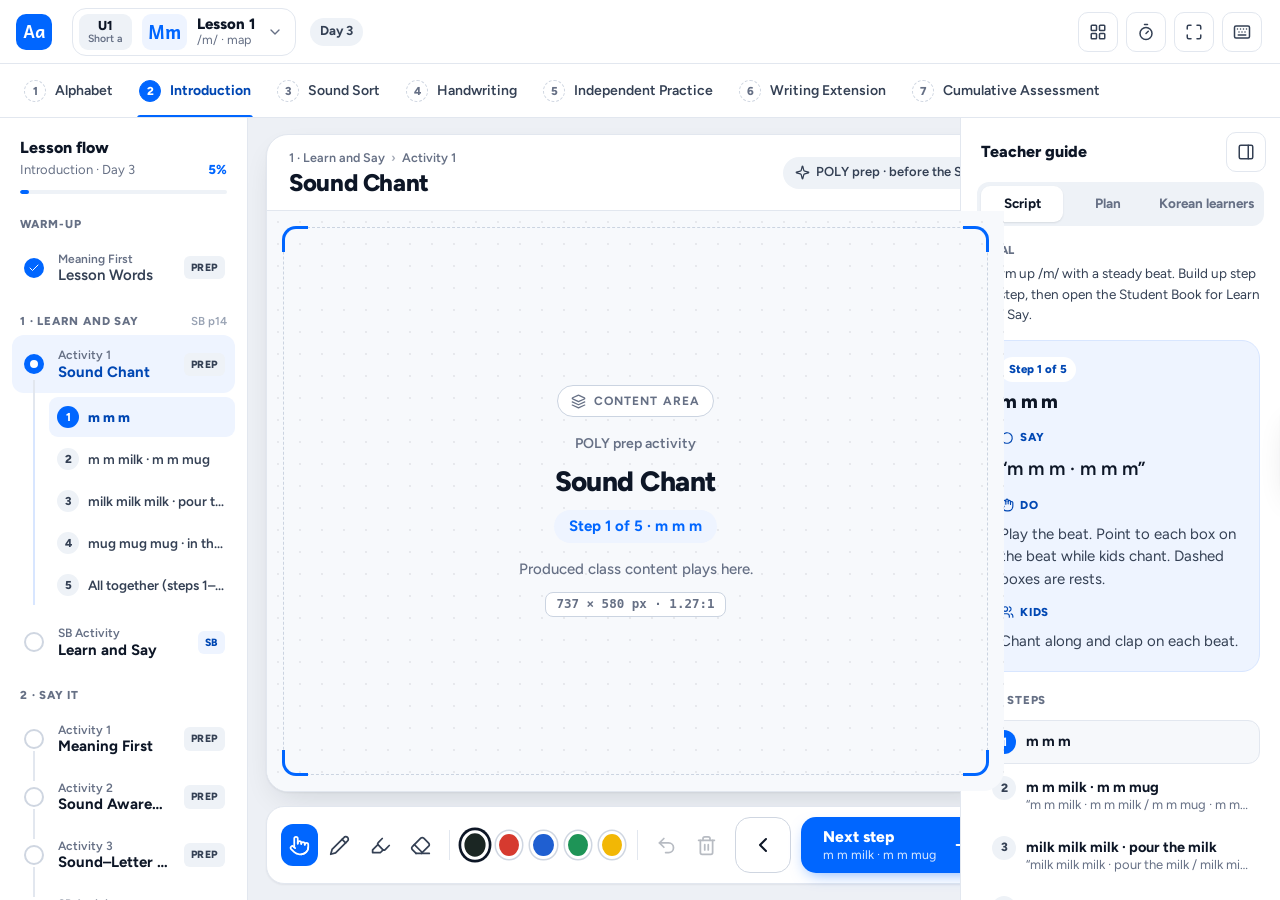
<file: concept-a-guide.html>
<!doctype html>
<html lang="en">
<head>
<meta charset="utf-8">
<meta name="viewport" content="width=device-width, initial-scale=1">
<title>FPR K Class Dashboard — Concept A · Guide</title>
<link rel="preconnect" href="https://fonts.googleapis.com">
<link rel="preconnect" href="https://fonts.gstatic.com" crossorigin>
<link rel="stylesheet" href="https://fonts.googleapis.com/css2?family=Andika:wght@400;700&family=Figtree:wght@400;500;600;700;800&display=swap">
<link rel="stylesheet" href="assets/css/fprk-shell.css?v=51c07d5">
<link rel="stylesheet" href="assets/css/concept-a.css?v=51c07d5">
</head>
<body>
<div class="a-app" id="app">
  <header class="a-top">
    <a class="a-brand" href="index.html" title="All concepts">
      <span class="a-mark" aria-hidden="true">Aa</span>
      <span class="a-brandtx"><b>FPR K</b><small>Class Dashboard</small></span>
    </a>
    <button type="button" class="a-lesson" id="lessonBtn" popovertarget="lessonPop" aria-haspopup="dialog"></button>
    <div class="a-meta" id="meta"></div>
    <div class="a-actions">
      <button type="button" class="a-btn" id="extrasBtn" popovertarget="extrasPop"><svg class="i"><use href="#i-grid"/></svg><span>Activities</span></button>
      <button type="button" class="a-btn a-timer" id="timerBtn" aria-pressed="false" title="Class timer"></button>
      <button type="button" class="a-btn a-btn--icon" id="fsBtn" title="Full screen (F)" aria-label="Full screen"><svg class="i"><use href="#i-maximize"/></svg></button>
      <button type="button" class="a-btn a-btn--icon" id="helpBtn" popovertarget="helpPop" title="Shortcuts" aria-label="Keyboard shortcuts"><svg class="i"><use href="#i-keyboard"/></svg></button>
    </div>
  </header>

  <nav class="a-sections" id="sections" aria-label="Lesson sections"></nav>

  <aside class="a-flow" id="flow" aria-label="Lesson flow"></aside>

  <main class="a-center">
    <section class="a-stagecard" aria-label="Class screen">
      <header class="a-stagehead" id="stagehead"></header>
      <div class="a-stage" id="stage"></div>
    </section>
    <div class="a-control" id="control"></div>
  </main>

  <aside class="a-guide" id="guide" aria-label="Teacher guide"></aside>
  <button type="button" class="a-guidetab" id="guideTab" aria-label="Open teacher guide"><svg class="i"><use href="#i-notebook-pen"/></svg><span>Guide</span></button>
</div>

<div popover id="lessonPop" class="a-pop a-pop--lessons" aria-label="Choose a lesson"></div>
<div popover id="extrasPop" class="a-pop a-pop--extras" aria-label="Class activities"></div>
<div popover id="helpPop" class="a-pop a-pop--help" aria-label="Keyboard shortcuts">
  <h3>Shortcuts</h3>
  <p class="a-muted">Work with a presentation clicker, too.</p>
  <dl>
    <dt><kbd>→</kbd> <kbd>Space</kbd> <kbd>PgDn</kbd></dt><dd>Next step</dd>
    <dt><kbd>←</kbd> <kbd>PgUp</kbd></dt><dd>Previous step</dd>
    <dt><kbd>D</kbd></dt><dd>Pen on / off</dd>
    <dt><kbd>G</kbd></dt><dd>Show / hide teacher guide</dd>
    <dt><kbd>F</kbd></dt><dd>Full screen</dd>
    <dt><kbd>Esc</kbd></dt><dd>Close page viewer</dd>
  </dl>
</div>

<script src="assets/js/fprk-data.js?v=51c07d5"></script>
<script src="assets/js/fprk-core.js?v=51c07d5"></script>
<script src="assets/js/concept-a.js?v=51c07d5"></script>
</body>
</html>
</file>
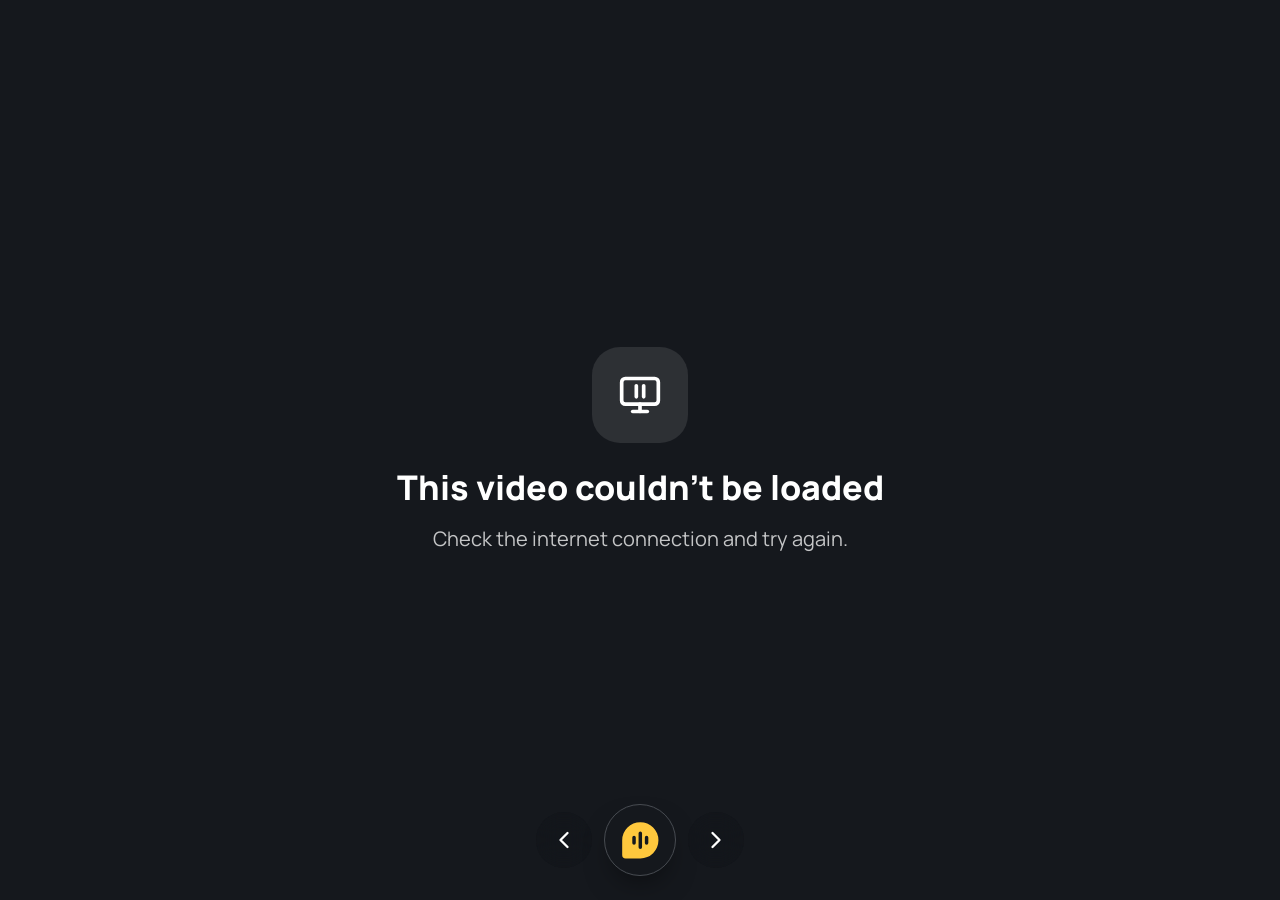
<file: concept-b-classroom.html>
<!doctype html>
<html lang="en">
<head>
<meta charset="utf-8">
<meta name="viewport" content="width=device-width, initial-scale=1">
<title>Phonics POND — Classroom</title>
<link rel="icon" type="image/svg+xml" href="data:image/svg+xml,%3Csvg xmlns='http://www.w3.org/2000/svg' viewBox='0 0 64 64'%3E%3Crect width='64' height='64' rx='16' fill='%23FFC83D'/%3E%3Cpath transform='translate(10.88 10.88) scale(.66)' fill='%231C1500' fill-rule='evenodd' d='M32 6a26 26 0 0 1 26 26a26 26 0 0 1-26 26H11a5 5 0 0 1-5-5V32A26 26 0 0 1 32 6ZM23 25.5a2.5 2.5 0 0 1 2.5 2.5v8a2.5 2.5 0 0 1-5 0v-8a2.5 2.5 0 0 1 2.5-2.5ZM32 19.5a2.5 2.5 0 0 1 2.5 2.5v20a2.5 2.5 0 0 1-5 0v-20a2.5 2.5 0 0 1 2.5-2.5ZM41 25.5a2.5 2.5 0 0 1 2.5 2.5v8a2.5 2.5 0 0 1-5 0v-8a2.5 2.5 0 0 1 2.5-2.5Z'/%3E%3C/svg%3E">
<script>(function(){var q=new URLSearchParams(location.search),r=document.documentElement,g=function(k){try{return localStorage.getItem(k);}catch(e){return null;}},s=function(k,v){try{localStorage.setItem(k,v);}catch(e){}};
var t=q.get('theme')||g('fprk-bc-theme');if(t==='light')t='mint';if(['dark','mint','yellow','white','blue','pink'].indexOf(t)<0)t='dark';if(q.get('theme'))s('fprk-bc-theme',t);
var c=q.get('controls')||g('pondc-controls');if(['bottom','left','right'].indexOf(c)<0)c='bottom';if(q.get('controls'))s('pondc-controls',c);
var n=q.get('notes')||g('pondc-notes');if(['sheet','panel'].indexOf(n)<0)n='sheet';if(q.get('notes'))s('pondc-notes',n);
var sc=q.get('screen')||g('pondc-screen');if(['full','desk'].indexOf(sc)<0)sc='full';if(q.get('screen'))s('pondc-screen',sc);
r.dataset.theme=t;r.dataset.tone=t==='dark'?'dark':'bright';r.dataset.controls=c;r.dataset.notes=n;r.dataset.npanel=g('pondc-npanel')==='hidden'?'hidden':'shown';r.dataset.view=q.get('view')==='student'?'student':'teacher';r.dataset.screen=r.dataset.view==='student'?'desk':sc;r.dataset.menu='closed';r.dataset.guide='closed';r.dataset.menuside=c==='left'?'right':'left';})();</script>
<link rel="preconnect" href="https://fonts.googleapis.com">
<link rel="preconnect" href="https://fonts.gstatic.com" crossorigin>
<link rel="stylesheet" href="https://fonts.googleapis.com/css2?family=Andika:wght@400;700&family=Manrope:wght@400;500;600;700;800&display=swap">
<link rel="stylesheet" href="assets/css/fprk-shell.css?v=51c07d5">
<link rel="stylesheet" href="assets/css/concept-b-classroom.css?v=51c07d5">
</head>
<body>
<svg width="0" height="0" style="position:absolute" aria-hidden="true">
  <symbol id="pond-mark" viewBox="0 0 64 64"><path fill="currentColor" fill-rule="evenodd" d="M32 6a26 26 0 0 1 26 26a26 26 0 0 1-26 26H11a5 5 0 0 1-5-5V32A26 26 0 0 1 32 6ZM23 25.5a2.5 2.5 0 0 1 2.5 2.5v8a2.5 2.5 0 0 1-5 0v-8a2.5 2.5 0 0 1 2.5-2.5ZM32 19.5a2.5 2.5 0 0 1 2.5 2.5v20a2.5 2.5 0 0 1-5 0v-20a2.5 2.5 0 0 1 2.5-2.5ZM41 25.5a2.5 2.5 0 0 1 2.5 2.5v8a2.5 2.5 0 0 1-5 0v-8a2.5 2.5 0 0 1 2.5-2.5Z"/></symbol>
</svg>
<div class="b-app" id="app">
  <header class="b-top">
    <a class="b-brand" href="index.html" title="Phonics POND — all concepts"><span class="b-logo"><svg viewBox="0 0 64 64" aria-hidden="true"><use href="#pond-mark"/></svg></span><span class="b-wm"><small>Phonics</small><b>POND</b></span></a>
    <button type="button" class="b-lesson" id="lessonBtn" aria-haspopup="dialog" title="Lesson map (M)"></button>
    <nav class="b-crumb" id="crumb" aria-label="Where you are"></nav>
    <button type="button" class="b-acts" id="extrasBtn" popovertarget="extrasPop" title="Class activities and games for this lesson — outside the lesson flow (A)"></button>
    <div class="b-utils">
      <div class="b-scenes" id="scenes" role="group" aria-label="What students see"></div>
      <button type="button" class="b-ubtn b-share" id="shareBtn" popovertarget="sharePop" title="Share with students (S)"></button>
      <button type="button" class="b-ubtn b-ubtn--icon" id="displayBtn" popovertarget="displayPop" title="Display — layout and color" aria-label="Display settings"><svg class="i"><use href="#i-palette"/></svg></button>
      <button type="button" class="b-ubtn b-ubtn--icon" id="fsBtn" title="Full screen (F)" aria-label="Full screen"><svg class="i"><use href="#i-maximize"/></svg></button>
      <button type="button" class="b-ubtn b-ubtn--icon" id="helpBtn" popovertarget="helpPop" title="Shortcuts" aria-label="Keyboard shortcuts"><svg class="i"><use href="#i-keyboard"/></svg></button>
    </div>
  </header>

  <main class="b-stagewrap" id="stagewrap">
    <div class="b-stage" id="stage"></div>
    <div class="b-fab" id="fab">
      <div class="b-fabpal" id="fabPal" role="toolbar" aria-label="Board tools" hidden></div>
      <div class="b-dialitems" id="dialItems" role="group" aria-label="Menu, guide and board tools" hidden></div>
      <div class="b-fabrow"><button type="button" class="b-fabside" id="fabPrev" data-b="prev" aria-label="Back"></button><button type="button" class="b-fabbtn" id="fabBtn" aria-expanded="false" aria-controls="fabPal" aria-label="Board tools"></button><button type="button" class="b-fabside" id="fabNext" data-b="next" aria-label="Next"></button></div>
    </div>
    <div class="b-dim" id="dim" hidden></div>
    <section class="b-layer" id="layer" aria-label="Today’s lesson and Meaning First" hidden></section>
    <section class="b-sheet b-flow" id="flowStrip" aria-label="Run of show" hidden></section>
    <section class="b-sheet b-notes" id="notes" aria-label="Teacher notes" hidden></section>
    <div class="b-wait" id="wait" hidden></div>
  </main>

  <aside class="b-npanel" id="npanel" aria-label="Teacher notes"></aside>
  <footer class="b-dock" id="dock" aria-label="Presenter controls"></footer>
</div>

<div class="b-map" id="map" role="dialog" aria-modal="true" aria-label="Lesson map" hidden></div>
<div popover id="extrasPop" class="b-pop" aria-label="Class activities"></div>
<div popover id="sharePop" class="b-pop b-pop--share" aria-label="Share with students"></div>
<div popover id="displayPop" class="b-pop b-pop--display" aria-label="Display settings"></div>
<div popover id="rosterPop" class="b-pop b-pop--roster" aria-label="Class list"></div>
<div popover id="helpPop" class="b-pop b-pop--help" aria-label="Keyboard shortcuts">
  <h3>Presenter shortcuts</h3>
  <p>Works with a presentation clicker.</p>
  <dl>
    <dt><kbd>→</kbd><kbd>Space</kbd><kbd>PgDn</kbd></dt><dd>Next</dd>
    <dt><kbd>←</kbd><kbd>PgUp</kbd></dt><dd>Back</dd>
    <dt><kbd>D</kbd></dt><dd>Pen on / off</dd>
    <dt><kbd>T</kbd></dt><dd>Timer on the screen</dd>
    <dt><kbd>P</kbd></dt><dd>Pick a student</dd>
    <dt><kbd>B</kbd></dt><dd>Eyes on me (pause)</dd>
    <dt><kbd>G</kbd></dt><dd>Teacher guide (show / hide)</dd>
    <dt><kbd>N</kbd></dt><dd>Teacher notes</dd>
    <dt><kbd>L</kbd></dt><dd>Run of show</dd>
    <dt><kbd>M</kbd></dt><dd>Lesson map</dd>
    <dt><kbd>A</kbd></dt><dd>Class activities &amp; games</dd>
    <dt><kbd>S</kbd></dt><dd>Share with students</dd>
    <dt><kbd>C</kbd></dt><dd>Next color</dd>
    <dt><kbd>F</kbd></dt><dd>Full screen</dd>
  </dl>
</div>

<script src="assets/js/fprk-data.js?v=51c07d5"></script>
<script src="assets/js/fprk-core-classroom.js?v=51c07d5"></script>
<script src="assets/js/concept-b-classroom.js?v=51c07d5"></script>
</body>
</html>
</file>
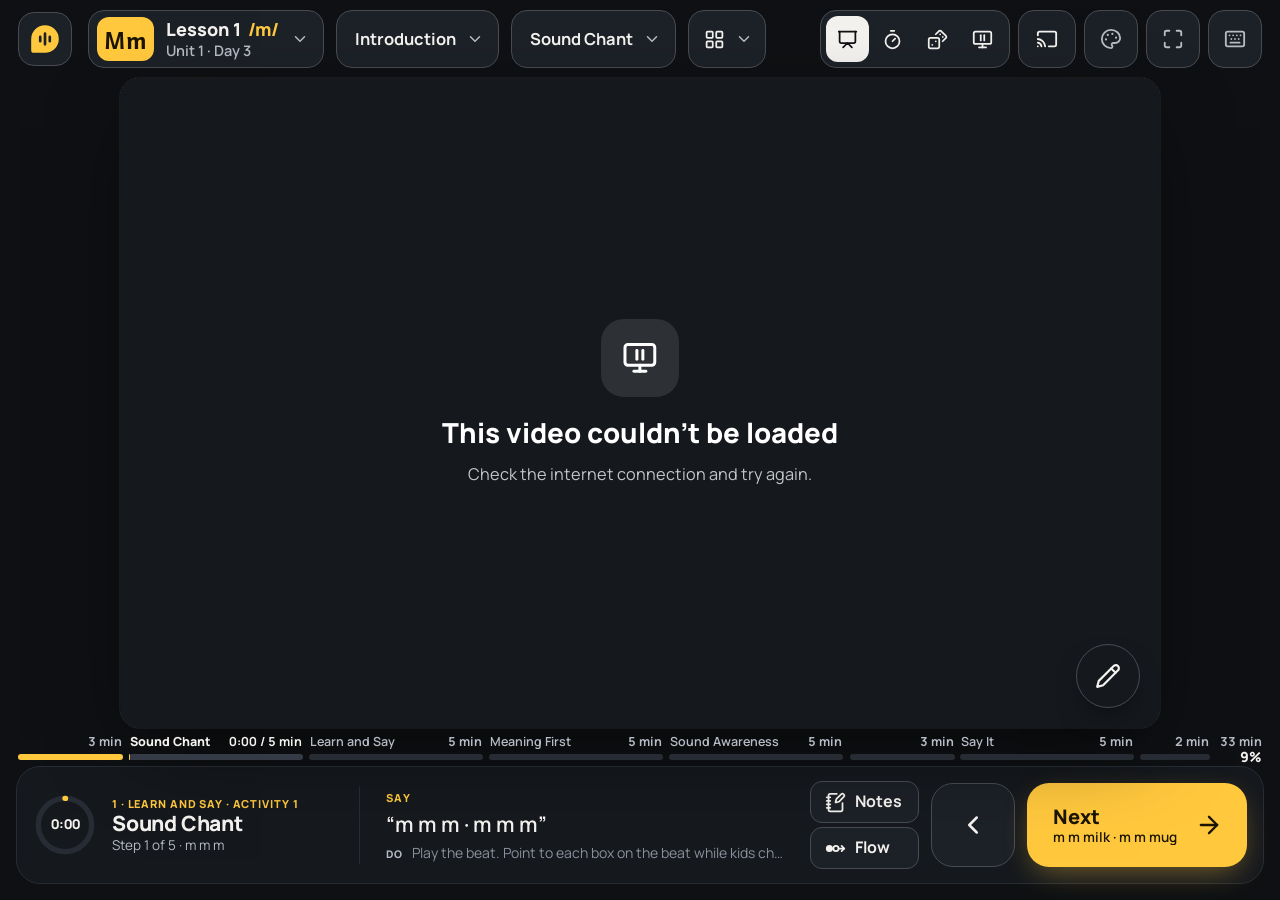
<file: concept-b-stage.html>
<!doctype html>
<html lang="en">
<head>
<meta charset="utf-8">
<meta name="viewport" content="width=device-width, initial-scale=1">
<title>Phonics POND — Class Dashboard</title>
<link rel="icon" type="image/svg+xml" href="data:image/svg+xml,%3Csvg xmlns='http://www.w3.org/2000/svg' viewBox='0 0 64 64'%3E%3Crect width='64' height='64' rx='16' fill='%23FFC83D'/%3E%3Cpath transform='translate(10.88 10.88) scale(.66)' fill='%231C1500' fill-rule='evenodd' d='M32 6a26 26 0 0 1 26 26a26 26 0 0 1-26 26H11a5 5 0 0 1-5-5V32A26 26 0 0 1 32 6ZM23 25.5a2.5 2.5 0 0 1 2.5 2.5v8a2.5 2.5 0 0 1-5 0v-8a2.5 2.5 0 0 1 2.5-2.5ZM32 19.5a2.5 2.5 0 0 1 2.5 2.5v20a2.5 2.5 0 0 1-5 0v-20a2.5 2.5 0 0 1 2.5-2.5ZM41 25.5a2.5 2.5 0 0 1 2.5 2.5v8a2.5 2.5 0 0 1-5 0v-8a2.5 2.5 0 0 1 2.5-2.5Z'/%3E%3C/svg%3E">
<script>(function(){var q=new URLSearchParams(location.search),r=document.documentElement,g=function(k){try{return localStorage.getItem(k);}catch(e){return null;}},s=function(k,v){try{localStorage.setItem(k,v);}catch(e){}};
var t=q.get('theme')||g('fprk-b-theme');if(t==='light')t='mint';if(['dark','mint','yellow','white','blue','pink'].indexOf(t)<0)t='dark';if(q.get('theme'))s('fprk-b-theme',t);
var c=q.get('controls')||g('pond-controls');if(['bottom','left','right'].indexOf(c)<0)c='bottom';if(q.get('controls'))s('pond-controls',c);
var n=q.get('notes')||g('pond-notes');if(['sheet','panel'].indexOf(n)<0)n='sheet';if(q.get('notes'))s('pond-notes',n);
r.dataset.theme=t;r.dataset.tone=t==='dark'?'dark':'bright';r.dataset.controls=c;r.dataset.notes=n;r.dataset.npanel=g('pond-npanel')==='hidden'?'hidden':'shown';r.dataset.view=q.get('view')==='student'?'student':'teacher';})();</script>
<link rel="preconnect" href="https://fonts.googleapis.com">
<link rel="preconnect" href="https://fonts.gstatic.com" crossorigin>
<link rel="stylesheet" href="https://fonts.googleapis.com/css2?family=Andika:wght@400;700&family=Manrope:wght@400;500;600;700;800&display=swap">
<link rel="stylesheet" href="assets/css/fprk-shell.css?v=51c07d5">
<link rel="stylesheet" href="assets/css/concept-b.css?v=51c07d5">
</head>
<body>
<svg width="0" height="0" style="position:absolute" aria-hidden="true">
  <symbol id="pond-mark" viewBox="0 0 64 64"><path fill="currentColor" fill-rule="evenodd" d="M32 6a26 26 0 0 1 26 26a26 26 0 0 1-26 26H11a5 5 0 0 1-5-5V32A26 26 0 0 1 32 6ZM23 25.5a2.5 2.5 0 0 1 2.5 2.5v8a2.5 2.5 0 0 1-5 0v-8a2.5 2.5 0 0 1 2.5-2.5ZM32 19.5a2.5 2.5 0 0 1 2.5 2.5v20a2.5 2.5 0 0 1-5 0v-20a2.5 2.5 0 0 1 2.5-2.5ZM41 25.5a2.5 2.5 0 0 1 2.5 2.5v8a2.5 2.5 0 0 1-5 0v-8a2.5 2.5 0 0 1 2.5-2.5Z"/></symbol>
</svg>
<div class="b-app" id="app">
  <header class="b-top">
    <a class="b-brand" href="index.html" title="Phonics POND — all concepts"><span class="b-logo"><svg viewBox="0 0 64 64" aria-hidden="true"><use href="#pond-mark"/></svg></span><span class="b-wm"><small>Phonics</small><b>POND</b></span></a>
    <button type="button" class="b-lesson" id="lessonBtn" aria-haspopup="dialog" title="Lesson map (M)"></button>
    <nav class="b-crumb" id="crumb" aria-label="Where you are"></nav>
    <button type="button" class="b-acts" id="extrasBtn" popovertarget="extrasPop" title="Class activities and games for this lesson — outside the lesson flow (A)"></button>
    <div class="b-utils">
      <div class="b-scenes" id="scenes" role="group" aria-label="What students see"></div>
      <button type="button" class="b-ubtn b-share" id="shareBtn" popovertarget="sharePop" title="Share with students (S)"></button>
      <button type="button" class="b-ubtn b-ubtn--icon" id="displayBtn" popovertarget="displayPop" title="Display — layout and color" aria-label="Display settings"><svg class="i"><use href="#i-palette"/></svg></button>
      <button type="button" class="b-ubtn b-ubtn--icon" id="fsBtn" title="Full screen (F)" aria-label="Full screen"><svg class="i"><use href="#i-maximize"/></svg></button>
      <button type="button" class="b-ubtn b-ubtn--icon" id="helpBtn" popovertarget="helpPop" title="Shortcuts" aria-label="Keyboard shortcuts"><svg class="i"><use href="#i-keyboard"/></svg></button>
    </div>
  </header>

  <main class="b-stagewrap" id="stagewrap">
    <div class="b-stage" id="stage"></div>
    <div class="b-fab" id="fab">
      <div class="b-fabpal" id="fabPal" role="toolbar" aria-label="Board tools" hidden></div>
      <button type="button" class="b-fabbtn" id="fabBtn" aria-expanded="false" aria-controls="fabPal" aria-label="Board tools"></button>
    </div>
    <section class="b-sheet b-flow" id="flowStrip" aria-label="Run of show" hidden></section>
    <section class="b-sheet b-notes" id="notes" aria-label="Teacher notes" hidden></section>
    <div class="b-wait" id="wait" hidden></div>
  </main>

  <aside class="b-npanel" id="npanel" aria-label="Teacher notes"></aside>
  <footer class="b-dock" id="dock" aria-label="Presenter controls"></footer>
</div>

<div class="b-map" id="map" role="dialog" aria-modal="true" aria-label="Lesson map" hidden></div>
<div popover id="extrasPop" class="b-pop" aria-label="Class activities"></div>
<div popover id="sharePop" class="b-pop b-pop--share" aria-label="Share with students"></div>
<div popover id="displayPop" class="b-pop b-pop--display" aria-label="Display settings"></div>
<div popover id="rosterPop" class="b-pop b-pop--roster" aria-label="Class list"></div>
<div popover id="helpPop" class="b-pop b-pop--help" aria-label="Keyboard shortcuts">
  <h3>Presenter shortcuts</h3>
  <p>Works with a presentation clicker.</p>
  <dl>
    <dt><kbd>→</kbd><kbd>Space</kbd><kbd>PgDn</kbd></dt><dd>Next</dd>
    <dt><kbd>←</kbd><kbd>PgUp</kbd></dt><dd>Back</dd>
    <dt><kbd>D</kbd></dt><dd>Pen on / off</dd>
    <dt><kbd>T</kbd></dt><dd>Timer on the screen</dd>
    <dt><kbd>P</kbd></dt><dd>Pick a student</dd>
    <dt><kbd>B</kbd></dt><dd>Eyes on me (pause)</dd>
    <dt><kbd>N</kbd></dt><dd>Teacher notes</dd>
    <dt><kbd>L</kbd></dt><dd>Run of show</dd>
    <dt><kbd>M</kbd></dt><dd>Lesson map</dd>
    <dt><kbd>A</kbd></dt><dd>Class activities &amp; games</dd>
    <dt><kbd>S</kbd></dt><dd>Share with students</dd>
    <dt><kbd>C</kbd></dt><dd>Next color</dd>
    <dt><kbd>F</kbd></dt><dd>Full screen</dd>
  </dl>
</div>

<script src="assets/js/fprk-data.js?v=51c07d5"></script>
<script src="assets/js/fprk-core.js?v=51c07d5"></script>
<script src="assets/js/concept-b.js?v=51c07d5"></script>
</body>
</html>
</file>
<file: assets/css/fprk-shell.css>
/* FPR K Teacher Dashboard — shared shell pieces: content slot, board ink, SB/TG page viewer.
   Concepts restyle them through the --k-* / --fp-* tokens. */
.k-root{
  --k-font:system-ui,sans-serif; --k-slot-bg:#F7F9FC; --k-slot-dot:rgba(13,22,38,.075); --k-slot-line:#C9D2DF;
  --k-slot-ink:#0D1626; --k-slot-muted:#667085; --k-slot-accent:#0066FF; --k-slot-accent-soft:#EEF4FF;
  --k-slot-badge:#fff; --k-slot-radius:16px; --k-slot-inset:18px;
  container-type:size; container-name:stage; position:relative; overflow:hidden; font-family:var(--k-font);
}
.k-root *{box-sizing:border-box}
.k-root .i,.fp-viewer .i{width:1.15em;height:1.15em;flex:none;fill:none;stroke:currentColor;stroke-width:2;stroke-linecap:round;stroke-linejoin:round}
.k-viewport{position:absolute;inset:0;view-transition-name:k-stage}
.k-ink{position:absolute;inset:0;z-index:30;pointer-events:none;touch-action:none}
.k-root.is-drawing .k-ink{pointer-events:auto;cursor:crosshair}
.k-root.is-drawing[data-tool="er"] .k-ink{cursor:cell}

/* ---------- content slot (empty: produced content goes here) ---------- */
.k-slot{position:absolute;inset:0;display:grid;place-items:center;background:radial-gradient(circle,var(--k-slot-dot) 1px,transparent 1.3px) 0 0/22px 22px,var(--k-slot-bg);color:var(--k-slot-ink)}
.k-slot-frame{position:absolute;inset:var(--k-slot-inset);border:1.5px dashed var(--k-slot-line);border-radius:var(--k-slot-radius);pointer-events:none}
.k-slot-frame i{position:absolute;width:26px;height:26px;border-color:var(--k-slot-accent);border-style:solid;border-width:0}
.k-slot-frame i:nth-child(1){left:-2px;top:-2px;border-left-width:3px;border-top-width:3px;border-top-left-radius:var(--k-slot-radius)}
.k-slot-frame i:nth-child(2){right:-2px;top:-2px;border-right-width:3px;border-top-width:3px;border-top-right-radius:var(--k-slot-radius)}
.k-slot-frame i:nth-child(3){left:-2px;bottom:-2px;border-left-width:3px;border-bottom-width:3px;border-bottom-left-radius:var(--k-slot-radius)}
.k-slot-frame i:nth-child(4){right:-2px;bottom:-2px;border-right-width:3px;border-bottom-width:3px;border-bottom-right-radius:var(--k-slot-radius)}
.k-slot-in{position:relative;display:grid;justify-items:center;gap:12px;max-width:min(680px,86cqi);text-align:center;padding:24px}
.k-slot-badge{display:inline-flex;align-items:center;gap:8px;height:32px;padding:0 13px;border-radius:999px;background:var(--k-slot-badge);border:1px solid var(--k-slot-line);font:700 12px/1 var(--k-font);letter-spacing:.09em;text-transform:uppercase;color:var(--k-slot-muted)}
.k-slot-badge .i{width:15px;height:15px}
.k-slot-kicker{margin:6px 0 0;font:600 14px/1.3 var(--k-font);color:var(--k-slot-muted)}
.k-slot-title{margin:0;font:800 clamp(28px,4.6cqmin,56px)/1.08 var(--k-font);letter-spacing:-.02em;color:var(--k-slot-ink);text-wrap:balance}
.k-slot-step{margin:2px 0 0;padding:7px 15px;border-radius:999px;background:var(--k-slot-accent-soft);color:var(--k-slot-accent);font:700 15px/1.3 var(--k-font)}
.k-slot-note{margin:4px 0 0;font:500 15px/1.4 var(--k-font);color:var(--k-slot-muted)}
.k-slot-size{margin:0;padding:5px 10px;border-radius:8px;border:1px solid var(--k-slot-line);background:var(--k-slot-badge);font:600 12.5px/1 ui-monospace,"SF Mono",Menlo,monospace;color:var(--k-slot-muted);font-variant-numeric:tabular-nums}
.k-slot-size:empty{display:none}
@container stage (max-height:420px){.k-slot-note,.k-slot-kicker{display:none}}

/* ---------- SB / TG page viewer ---------- */
.fp-viewer{position:fixed;inset:0;z-index:200;display:grid;grid-template-rows:auto minmax(0,1fr);background:var(--fp-scrim,rgba(12,15,20,.9));backdrop-filter:blur(6px);color:#fff;font-family:var(--fp-ui-font,system-ui,sans-serif);animation:k-fade .18s both}
.fp-viewer[hidden]{display:none}
.fp-vbar{display:flex;align-items:center;gap:12px;padding:14px 20px;flex-wrap:wrap}
.fp-vtitle{font-size:17px;font-weight:700;margin-right:auto}
.fp-vseg,.fp-vzoom{display:inline-flex;align-items:center;gap:4px;padding:4px;border-radius:14px;background:rgba(255,255,255,.08)}
.fp-vbar button{display:inline-flex;align-items:center;gap:8px;min-height:42px;min-width:42px;justify-content:center;padding:0 13px;border-radius:10px;border:0;background:transparent;color:#fff;font:600 15px var(--fp-ui-font,system-ui);cursor:pointer}
.fp-vbar button:hover{background:rgba(255,255,255,.12)}
.fp-vbar button[aria-pressed="true"]{background:#fff;color:#111}
.fp-vbar .fp-vclose{border:1px solid rgba(255,255,255,.3);min-height:50px}
.fp-vpct{min-width:52px;text-align:center;font-weight:700;font-variant-numeric:tabular-nums}
.fp-vbody{overflow:auto;display:grid;place-items:center;padding:0 20px 20px}
.fp-viewer.is-zoomed .fp-vbody{place-items:start center;cursor:grab}
.fp-vbody.is-drag{cursor:grabbing}
.fp-vbody>img{display:block;max-width:100%;max-height:calc(100vh - 100px);border-radius:10px;background:#fff;box-shadow:0 20px 60px rgba(0,0,0,.4);user-select:none;-webkit-user-drag:none}
.fp-viewer.is-zoomed .fp-vbody>img{max-width:none;max-height:none;height:calc((100vh - 100px) * var(--vz))}
.fp-vtwo{display:grid;grid-template-columns:minmax(0,1fr) minmax(0,1fr);gap:16px;align-items:start;width:min(100%,1500px)}
.fp-vtwo img{width:100%;border-radius:10px;background:#fff}
.fp-viewer.is-zoomed .fp-vtwo{width:calc(min(100vw - 40px,1500px) * var(--vz))}

@keyframes k-fade{from{opacity:0}to{opacity:1}}
::view-transition-old(root),::view-transition-new(root){animation:none}
::view-transition-old(k-stage){animation:k-out .2s cubic-bezier(.4,0,1,1) both}
::view-transition-new(k-stage){animation:k-in .3s cubic-bezier(.2,.8,.2,1) both}
@keyframes k-out{to{opacity:0;transform:translateX(-14px)}}
@keyframes k-in{from{opacity:0;transform:translateX(20px)}}
.fp-vmiss{display:grid;justify-items:center;align-content:center;gap:10px;width:min(560px,100%);min-height:300px;margin:auto;padding:40px 32px;border-radius:20px;border:1.5px dashed rgba(255,255,255,.35);background:rgba(255,255,255,.06);text-align:center;color:#fff}
.fp-vmiss .i{width:36px;height:36px;opacity:.75}
.fp-vmiss b{font-size:20px;font-weight:700}
.fp-vmiss span{max-width:34ch;font-size:15px;line-height:1.5;opacity:.75}
@media (prefers-reduced-motion:reduce){.fp-viewer{animation:none}::view-transition-old(k-stage),::view-transition-new(k-stage){animation:none}}
</file>
<file: assets/css/concept-a.css>
/* Concept A · Guide — POLY Blue tone-on-tone, calm three-pane workspace */
:root{
  --bg:#EDF0F5; --surface:#fff; --surface-2:#F6F8FB; --surface-3:#EEF2F7;
  --line:#E2E7EF; --line-2:#CFD6E1;
  --ink:#0D1626; --ink-2:#344054; --muted:#667085; --faint:#98A2B3;
  --primary:#0066FF; --primary-600:#0057DB; --primary-700:#0047B3; --primary-50:#EEF4FF; --primary-100:#D8E6FF;
  --font:"Figtree",system-ui,-apple-system,"Segoe UI",sans-serif; --kid:"Andika","Comic Sans MS",sans-serif;
  --shadow-1:0 1px 2px rgba(13,22,38,.06); --shadow-2:0 1px 2px rgba(13,22,38,.05),0 12px 32px -12px rgba(13,22,38,.16);
  --flow-w:300px; --guide-w:384px;
  --fp-ui-font:var(--font); --fp-accent:var(--primary); --fp-target:var(--primary);
}
*{box-sizing:border-box}
html,body{height:100%}
body{margin:0;background:var(--bg);color:var(--ink);font:15px/1.45 var(--font);-webkit-font-smoothing:antialiased;overflow:hidden}
button{font:inherit;color:inherit;cursor:pointer}
button:disabled{cursor:default}
.i{width:18px;height:18px;flex:none;fill:none;stroke:currentColor;stroke-width:2;stroke-linecap:round;stroke-linejoin:round}
:focus-visible{outline:3px solid var(--primary);outline-offset:2px}
.a-muted{color:var(--muted);font-size:13px}

.a-app{height:100vh;display:grid;grid-template-columns:var(--flow-w) minmax(0,1fr) var(--guide-w);grid-template-rows:64px 54px minmax(0,1fr);transition:grid-template-columns .28s cubic-bezier(.3,.7,.2,1)}
.a-app.guide-closed{--guide-w:0px}

/* ---------- top bar ---------- */
.a-top{grid-column:1/-1;display:flex;align-items:center;gap:14px;padding:0 18px 0 16px;background:var(--surface);border-bottom:1px solid var(--line);min-width:0}
.a-brand{display:flex;align-items:center;gap:10px;color:inherit;text-decoration:none;padding-right:6px}
.a-mark{display:grid;place-items:center;width:36px;height:36px;border-radius:10px;background:var(--primary);color:#fff;font:700 17px/1 var(--kid);letter-spacing:-.02em}
.a-brandtx{display:grid;line-height:1.15}
.a-brandtx b{font-size:15px;font-weight:800;letter-spacing:-.01em}
.a-brandtx small{font-size:12px;color:var(--muted);font-weight:500}
.a-lesson{display:flex;align-items:center;gap:10px;height:48px;padding:0 12px 0 6px;border:1px solid var(--line);border-radius:14px;background:var(--surface);text-align:left;transition:border-color .15s,box-shadow .15s}
.a-lesson:hover{border-color:var(--line-2);box-shadow:var(--shadow-1)}
.a-unit{display:grid;place-items:center;align-content:center;height:36px;padding:0 9px;border-radius:9px;background:var(--surface-3);font-size:13px;font-weight:800;line-height:1.05}
.a-unit small{font-size:10.5px;font-weight:600;color:var(--muted)}
.a-lt{display:grid;place-items:center;min-width:36px;height:36px;padding:0 6px;border-radius:9px;background:var(--primary-50);color:var(--primary);font:700 19px/1 var(--kid)}
.a-ltx{display:grid;line-height:1.15}
.a-ltx b{font-size:15px;font-weight:800}
.a-ltx small{font-size:12.5px;color:var(--muted)}
.a-chev{width:16px;height:16px;color:var(--muted);margin-left:2px}
.a-meta{display:flex;align-items:center;gap:10px;min-width:0}
.a-chip{display:inline-flex;align-items:center;height:28px;padding:0 10px;border-radius:999px;background:var(--surface-3);font-size:13px;font-weight:700;color:var(--ink-2);white-space:nowrap}
.a-metatx{font-size:13.5px;color:var(--muted);white-space:nowrap}
.a-metatx b{color:var(--ink);font-weight:700}
.a-actions{margin-left:auto;display:flex;align-items:center;gap:8px}
.a-group{display:flex;gap:6px;padding-right:8px;margin-right:2px;border-right:1px solid var(--line)}
.a-btn{display:inline-flex;align-items:center;gap:8px;height:40px;padding:0 13px;border:1px solid var(--line);border-radius:10px;background:var(--surface);font-size:14px;font-weight:600;color:var(--ink-2);white-space:nowrap;transition:background .15s,border-color .15s}
.a-btn:hover{background:var(--surface-2);border-color:var(--line-2)}
.a-btn--icon{width:40px;padding:0;justify-content:center}
.a-btn--wide{width:100%;justify-content:center;height:46px}
.a-timer{font-variant-numeric:tabular-nums}
.a-timer[aria-pressed="true"]{background:var(--primary-50);border-color:var(--primary-100);color:var(--primary-700)}

/* ---------- sections ---------- */
.a-sections{grid-column:1/-1;position:relative;min-width:0;background:var(--surface);border-bottom:1px solid var(--line);overflow:hidden}
.a-sections ol{position:relative;list-style:none;margin:0;padding:0 12px;display:flex;gap:2px;height:100%;overflow-x:auto;scrollbar-width:none;--fl:0px;--fr:0px;-webkit-mask-image:linear-gradient(90deg,transparent 0,#000 var(--fl),#000 calc(100% - var(--fr)),transparent 100%);mask-image:linear-gradient(90deg,transparent 0,#000 var(--fl),#000 calc(100% - var(--fr)),transparent 100%)}
.a-sections ol::-webkit-scrollbar{display:none}
.a-sections ol.fade-l{--fl:64px}
.a-sections ol.fade-r{--fr:72px}
.a-secnav{position:absolute;top:50%;z-index:2;display:grid;place-items:center;width:34px;height:34px;margin-top:-17px;border-radius:50%;border:1px solid var(--line);background:#fff;color:var(--ink-2);box-shadow:0 4px 12px -4px rgba(13,22,38,.2)}
.a-secnav:hover{color:var(--primary-700);border-color:var(--primary-100)}
.a-secnav .i{width:16px;height:16px}
.a-secnav--l{left:10px}
.a-secnav--r{right:10px}
.a-secnav[hidden]{display:none}
.a-sec{position:relative;display:flex;align-items:center;gap:9px;height:54px;padding:0 12px;border:0;background:transparent;color:var(--ink-2);text-align:left;white-space:nowrap}
.a-sec:hover{color:var(--ink)}
.a-secn{display:grid;place-items:center;width:22px;height:22px;border-radius:50%;border:1.5px solid var(--line-2);font-size:11.5px;font-weight:800;color:var(--muted)}
.a-sectx{display:grid;line-height:1.15}
.a-sectx b{font-size:14px;font-weight:700}
.a-sectx small{font-size:11.5px;color:var(--muted)}
.a-sec em{display:none}
.a-sec.is-soon .a-secn{border-style:dashed}
.a-sec.is-soon .a-sectx b{font-weight:600}
.a-sec.is-on{color:var(--primary-700)}
.a-sec.is-on .a-secn{background:var(--primary);border-color:var(--primary);color:#fff}
.a-sec.is-on::after{content:"";position:absolute;left:10px;right:10px;bottom:0;height:3px;border-radius:3px 3px 0 0;background:var(--primary)}

/* ---------- lesson flow ---------- */
.a-flow{display:grid;grid-template-rows:auto auto minmax(0,1fr);background:var(--surface);border-right:1px solid var(--line);min-height:0}
.a-flowhead{display:flex;align-items:flex-end;justify-content:space-between;padding:18px 20px 10px}
.a-flowhead h2{margin:0;font-size:16px;font-weight:800}
.a-flowhead p{margin:2px 0 0;font-size:13px;color:var(--muted)}
.a-pct{font-size:13px;font-weight:800;color:var(--primary);font-variant-numeric:tabular-nums}
.a-bar{margin:0 20px 6px;height:4px;border-radius:4px;background:var(--surface-3);overflow:hidden}
.a-bar i{display:block;height:100%;border-radius:4px;background:var(--primary);transition:width .35s}
.a-flowlist{overflow:auto;padding:0 12px 28px;scrollbar-width:thin}
.a-fgroup h3{display:flex;justify-content:space-between;align-items:center;margin:0;padding:16px 8px 6px;font-size:11.5px;font-weight:800;letter-spacing:.07em;text-transform:uppercase;color:var(--muted)}
.a-fgroup h3 b{font-weight:800}
.a-fgroup h3 span{font-size:11.5px;font-weight:600;letter-spacing:0;text-transform:none;color:var(--faint)}
.a-fitem{position:relative}
.a-frow{position:relative;width:100%;min-height:58px;display:grid;grid-template-columns:24px minmax(0,1fr) auto;align-items:center;gap:12px;padding:8px 10px;border:0;border-radius:12px;background:transparent;text-align:left}
.a-frow:hover{background:var(--surface-2)}
.a-node{position:relative;display:grid;place-items:center;width:20px;height:20px;border-radius:50%;border:2px solid var(--line-2);background:#fff;color:#fff;margin-left:2px}
.a-node .i{width:12px;height:12px;stroke-width:3}
.a-fgroup .a-fitem:not(:last-child)>.a-frow .a-node::after{content:"";position:absolute;top:20px;left:50%;width:2px;height:30px;transform:translateX(-50%);background:var(--line)}
.a-ftx{display:grid;line-height:1.2;min-width:0}
.a-ftx small{font-size:12px;font-weight:600;color:var(--muted)}
.a-ftx b{font-size:15px;font-weight:700;overflow:hidden;text-overflow:ellipsis;white-space:nowrap}
.a-type{font-size:10.5px;font-weight:800;letter-spacing:.05em;text-transform:uppercase;padding:4px 7px;border-radius:6px;background:var(--surface-3);color:var(--ink-2)}
.a-type--sb{background:var(--primary-50);color:var(--primary-700)}
.a-type--home{background:#FFF3DF;color:#8A5300}
.a-fitem.is-on>.a-frow{background:var(--primary-50)}
.a-fitem.is-on .a-node{border:6px solid var(--primary)}
.a-fitem.is-on .a-ftx b{color:var(--primary-700)}
.a-fitem.is-done .a-node{background:var(--primary);border-color:var(--primary)}
.a-fitem.is-done .a-ftx b{color:var(--ink-2);font-weight:600}
.a-steps{list-style:none;margin:4px 0 8px 21px;padding:0 0 0 14px;border-left:2px solid var(--primary-100);display:grid;gap:2px}
.a-step{width:100%;min-height:40px;display:grid;grid-template-columns:22px minmax(0,1fr);gap:9px;align-items:center;padding:6px 8px;border:0;border-radius:9px;background:transparent;text-align:left}
.a-step:hover{background:var(--surface-2)}
.a-step span{display:grid;place-items:center;width:22px;height:22px;border-radius:50%;background:var(--surface-3);font-size:11.5px;font-weight:800;color:var(--ink-2)}
.a-step b{font-size:13.5px;font-weight:600;color:var(--ink-2);overflow:hidden;text-overflow:ellipsis;white-space:nowrap}
.a-step.is-done span{background:var(--primary-100);color:var(--primary-700)}
.a-step.is-on{background:var(--primary-50)}
.a-step.is-on span{background:var(--primary);color:#fff}
.a-step.is-on b{color:var(--primary-700);font-weight:800}

/* ---------- center ---------- */
.a-center{display:grid;grid-template-rows:minmax(0,1fr) auto;gap:14px;padding:16px 18px;min-width:0;min-height:0}
.a-stagecard{display:grid;grid-template-rows:auto minmax(0,1fr);background:var(--surface);border:1px solid var(--line);border-radius:22px;box-shadow:var(--shadow-2);overflow:hidden;min-height:0}
.a-stagehead{display:flex;align-items:center;justify-content:space-between;gap:16px;padding:14px 22px 13px;border-bottom:1px solid var(--line);min-height:72px}
.a-sh{min-width:0}
.a-sh small{display:block;font-size:12.5px;font-weight:600;color:var(--muted)}
.a-sh small i{font-style:normal;margin:0 3px;opacity:.6}
.a-sh h1{margin:2px 0 0;font-size:24px;font-weight:800;line-height:1.15;letter-spacing:-.015em;white-space:nowrap;overflow:hidden;text-overflow:ellipsis}
.a-shr{display:flex;gap:8px;flex-wrap:wrap;justify-content:flex-end}
.a-tag{display:inline-flex;align-items:center;gap:6px;height:32px;padding:0 12px;border-radius:999px;background:var(--surface-3);font-size:13px;font-weight:600;color:var(--ink-2);white-space:nowrap}
.a-tag .i{width:15px;height:15px}
.a-tag--sb{background:var(--primary-50);color:var(--primary-700)}
.a-stage{position:relative;min-height:0}

/* content slot tokens */
.a-stage.k-root{--k-font:var(--font);--k-slot-bg:#F7F9FC;--k-slot-dot:rgba(13,22,38,.07);--k-slot-line:#CBD4E1;--k-slot-ink:var(--ink);--k-slot-muted:var(--muted);--k-slot-accent:var(--primary);--k-slot-accent-soft:var(--primary-50);--k-slot-radius:14px;--k-slot-inset:16px}

/* ---------- control bar ---------- */
.a-control{display:flex;align-items:center;justify-content:space-between;gap:16px;min-height:76px;padding:10px 12px 10px 14px;background:var(--surface);border:1px solid var(--line);border-radius:18px;box-shadow:var(--shadow-1)}
.a-tools{display:flex;align-items:center;gap:4px;min-width:0}
.a-tool{display:grid;place-items:center;width:46px;height:46px;border:0;border-radius:12px;background:transparent;color:var(--ink-2);transition:background .15s,color .15s}
.a-tool:hover{background:var(--surface-2)}
.a-tool .i{width:21px;height:21px}
.a-tool.is-on{background:var(--primary);color:#fff}
.a-tool:disabled{opacity:.35}
.a-swatch{width:32px;height:32px;margin:0 3px;border-radius:50%;border:3px solid #fff;background:var(--c);box-shadow:0 0 0 1.5px var(--line-2);transition:box-shadow .15s,transform .15s}
.a-swatch.is-on{box-shadow:0 0 0 2.5px var(--ink);transform:scale(1.06)}
.a-width{display:grid;place-items:center;width:40px;height:46px;border:0;border-radius:10px;background:transparent}
.a-width i{display:block;width:20px;height:var(--w);border-radius:9px;background:var(--ink-2)}
.a-width.is-on{background:var(--surface-3)}
.a-sep{width:1px;height:30px;background:var(--line);margin:0 6px}
.a-pager{display:flex;align-items:center;gap:10px;flex:none}
.a-stepinfo{display:grid;text-align:right;line-height:1.15;margin-right:4px}
.a-stepinfo b{font-size:15px;font-weight:800}
.a-stepinfo span{font-size:12.5px;color:var(--muted)}
.a-prev{display:grid;place-items:center;width:56px;height:56px;border-radius:15px;border:1px solid var(--line-2);background:#fff;color:var(--ink)}
.a-prev:hover{background:var(--surface-2)}
.a-prev .i{width:24px;height:24px}
.a-prev:disabled{opacity:.35}
.a-next{display:flex;align-items:center;gap:16px;height:56px;padding:0 18px 0 22px;border:0;border-radius:15px;background:var(--primary);color:#fff;text-align:left;max-width:300px;box-shadow:0 6px 16px -6px rgba(0,102,255,.55);transition:background .15s,transform .1s}
.a-next:hover{background:var(--primary-600)}
.a-next:active{transform:scale(.98)}
.a-next span{display:grid;line-height:1.2;min-width:0}
.a-next b{font-size:15.5px;font-weight:800;white-space:nowrap}
.a-next small{font-size:12.5px;opacity:.85;white-space:nowrap;overflow:hidden;text-overflow:ellipsis;max-width:200px}
.a-next .i{width:22px;height:22px}
.a-next:disabled{background:var(--surface-3);color:var(--muted);box-shadow:none}

/* ---------- teacher guide ---------- */
.a-guide{display:grid;grid-template-rows:auto auto minmax(0,1fr);background:var(--surface);border-left:1px solid var(--line);min-height:0;min-width:0;overflow:hidden}
.a-app.guide-closed .a-guide{border-left:0}
.a-ghead{display:flex;align-items:center;justify-content:space-between;padding:14px 14px 10px 20px}
.a-ghead h2{margin:0;font-size:16px;font-weight:800;white-space:nowrap}
.a-gtabs{display:grid;grid-template-columns:repeat(3,1fr);gap:4px;margin:0 16px 6px;padding:4px;border-radius:12px;background:var(--surface-3)}
.a-gtabs button{height:36px;border:0;border-radius:9px;background:transparent;font-size:13.5px;font-weight:700;color:var(--muted);white-space:nowrap}
.a-gtabs button[aria-selected="true"]{background:#fff;color:var(--ink);box-shadow:0 1px 2px rgba(13,22,38,.1)}
.a-gbody{overflow:auto;padding:10px 20px 32px;display:grid;gap:16px;align-content:start;scrollbar-width:thin}
.a-goal{margin:0;font-size:13.5px;line-height:1.5;color:var(--ink-2)}
.a-goal b,.a-gh,.a-lab2{display:block;margin:0 0 4px;font-size:11.5px;font-weight:800;letter-spacing:.07em;text-transform:uppercase;color:var(--muted)}
.a-now{display:grid;gap:14px;padding:16px 18px 18px;border-radius:18px;background:var(--primary-50);border:1px solid var(--primary-100)}
.a-nowhead{display:grid;gap:6px;justify-items:start}
.a-pill{font-size:11.5px;font-weight:800;padding:4px 9px;border-radius:999px;background:#fff;color:var(--primary-700)}
.a-nowhead h3{margin:0;font-size:19px;font-weight:800;letter-spacing:-.01em}
.a-lab{display:inline-flex;align-items:center;gap:6px;font-size:11.5px;font-weight:800;letter-spacing:.07em;text-transform:uppercase;color:var(--primary-700)}
.a-lab .i{width:14px;height:14px}
.a-say p{margin:5px 0 0;font-size:21px;font-weight:600;line-height:1.38;color:var(--ink);text-wrap:pretty}
.t-snd{color:var(--primary);font-weight:800}
.a-do p{margin:4px 0 0;font-size:15px;line-height:1.5;color:var(--ink-2)}
.a-tgq{margin:0;padding:11px 14px;border-radius:12px;background:#fff;border:1px solid var(--line)}
.a-now .a-tgq{border-color:var(--primary-100)}
.a-tgq span{font-size:11px;font-weight:800;letter-spacing:.06em;text-transform:uppercase;color:var(--muted)}
.a-tgq p{margin:4px 0 0;font-size:14px;line-height:1.5;font-style:italic;color:var(--ink-2)}
.a-answer,.a-support,.a-tip{padding:13px 15px;border-radius:14px;border:1px solid var(--line)}
.a-answer p{margin:5px 0 0;font-size:14px}
.a-answer b{font-weight:700}
.a-support p{margin:5px 0 4px;font-size:16px;font-weight:600}
.a-support small{font-size:13px;color:var(--muted);line-height:1.45;display:block}
.a-gh{margin-top:4px}
.a-glist{list-style:none;margin:-8px 0 0;padding:0;display:grid;gap:2px}
.a-glist button{width:100%;display:grid;grid-template-columns:24px minmax(0,1fr);gap:10px;align-items:start;padding:9px 10px;border:1px solid transparent;border-radius:12px;background:transparent;text-align:left}
.a-glist button:hover{background:var(--surface-2)}
.a-glist button>span:first-child{display:grid;place-items:center;width:24px;height:24px;border-radius:50%;background:var(--surface-3);font-size:12px;font-weight:800;color:var(--ink-2)}
.a-glist .i{width:13px;height:13px;stroke-width:3}
.a-glist button>span:last-child{display:grid;min-width:0;line-height:1.3;padding-top:2px}
.a-glist b{font-size:14.5px;font-weight:700}
.a-glist small{font-size:13px;color:var(--muted);white-space:nowrap;overflow:hidden;text-overflow:ellipsis}
.a-glist .is-on{background:var(--surface-2);border-color:var(--line)}
.a-glist .is-on>span:first-child{background:var(--primary);color:#fff}
.a-glist .is-done>span:first-child{background:var(--primary-100);color:var(--primary-700)}
.a-note{display:flex;gap:8px;margin:0;font-size:13px;line-height:1.45;color:var(--muted)}
.a-note .i{width:16px;height:16px;margin-top:1px}
.a-gempty{display:grid;justify-items:center;gap:10px;text-align:center;padding:40px 10px;color:var(--muted)}
.a-gempty>.i{width:34px;height:34px;color:var(--faint)}
.a-pblock p{margin:0;font-size:14px;line-height:1.5}
.a-dayflow{margin:0;padding-left:20px;display:grid;gap:4px;font-size:14px;line-height:1.45;color:var(--ink-2)}
.a-dayflow .is-on{color:var(--primary-700);font-weight:800}
.a-pcard{padding:14px 16px;border-radius:16px;border:1px solid var(--line);display:grid;gap:8px}
.a-pcard h4{display:flex;align-items:center;gap:8px;margin:0;font-size:16px;font-weight:800}
.a-pcard h4 span{display:grid;place-items:center;width:22px;height:22px;border-radius:50%;background:var(--primary);color:#fff;font-size:12px}
.a-pgoal{margin:0;font-size:14.5px;line-height:1.5}
.a-pcard ul{margin:-4px 0 0;padding-left:18px;display:grid;gap:3px;font-size:14px;line-height:1.45;color:var(--ink-2)}
.a-pcard .a-lab2{margin:2px 0 0}
.a-ptg{margin:0;font-size:13px;color:var(--muted)}
.a-ptg b{font-size:10.5px;font-weight:800;letter-spacing:.06em;text-transform:uppercase;color:var(--ink-2);margin-right:4px}
.a-tip{background:var(--primary-50);border-color:var(--primary-100)}
.a-tiptx{margin:6px 0 0;font-size:17px;line-height:1.5;font-weight:600}
.a-pairs{display:grid;gap:8px}
.a-pairs div{display:flex;align-items:center;gap:10px}
.a-pairs button{min-height:50px;min-width:104px;padding:0 16px;border-radius:12px;border:1.5px solid var(--line-2);background:#fff;font:700 23px/1 var(--kid)}
.a-pairs button:hover{border-color:var(--primary)}
.a-pairs i{font-style:normal;color:var(--muted);font-weight:700}
.a-fbk{margin:0;padding-left:20px;display:grid;gap:6px;font-size:14.5px;line-height:1.5;color:var(--ink-2)}
.a-fbk b{color:var(--ink)}
.a-guidetab{position:fixed;right:0;top:50%;transform:translate(100%,-50%);display:grid;justify-items:center;gap:8px;width:46px;padding:14px 0;border:1px solid var(--line);border-right:0;border-radius:14px 0 0 14px;background:#fff;box-shadow:var(--shadow-2);color:var(--primary-700);transition:transform .25s}
.a-guidetab span{writing-mode:vertical-rl;font-size:13px;font-weight:800;letter-spacing:.04em}
.a-app.guide-closed .a-guidetab{transform:translate(0,-50%)}

/* ---------- popovers ---------- */
.a-pop{position:fixed;inset:auto;margin:0;padding:18px 20px 20px;border:1px solid var(--line);border-radius:20px;background:#fff;color:var(--ink);box-shadow:0 30px 70px -20px rgba(13,22,38,.32),0 2px 6px rgba(13,22,38,.06);font-family:var(--font)}
.a-pop::backdrop{background:rgba(13,22,38,.12)}
.a-pophead{display:flex;align-items:baseline;gap:12px;flex-wrap:wrap}
.a-pophead h3{margin:0;font-size:18px;font-weight:800}
.a-pop--lessons{width:min(1080px,96vw)}
.a-units{display:grid;grid-template-columns:repeat(6,minmax(0,1fr));gap:12px;margin-top:16px}
.a-ucol{display:grid;gap:2px;align-content:start;padding:8px;border-radius:14px}
.a-ucol.is-on{background:var(--surface-2)}
.a-ucol h4{margin:0 0 6px;padding:0 4px;font-size:12px;font-weight:600;color:var(--muted)}
.a-ucol h4 b{display:block;font-size:14px;font-weight:800;color:var(--ink)}
.a-ltile{width:100%;display:grid;grid-template-columns:44px minmax(0,1fr);gap:10px;align-items:center;min-height:54px;padding:5px;border:1px solid transparent;border-radius:12px;background:transparent;text-align:left}
.a-ltile:hover{background:#fff;border-color:var(--line)}
.a-ltl{display:grid;place-items:center;height:44px;border-radius:10px;background:var(--surface-3);font:700 17px/1 var(--kid);color:var(--ink);white-space:nowrap;overflow:hidden;padding:0 2px}
.a-ltile b{display:block;font-size:13.5px;font-weight:700}
.a-ltile small{display:block;font-size:12px;color:var(--muted);white-space:nowrap;overflow:hidden;text-overflow:ellipsis}
.a-ltile.is-on{background:var(--primary-50);border-color:var(--primary-100)}
.a-ltile.is-on .a-ltl{background:var(--primary);color:#fff}
.a-pop--extras{width:min(760px,96vw)}
.a-xgrid{display:grid;grid-template-columns:repeat(2,minmax(0,1fr));gap:4px 22px;margin-top:6px}
.a-xgrid h4{display:flex;align-items:center;gap:8px;margin:14px 0 4px;padding:0 10px;font-size:11.5px;font-weight:800;letter-spacing:.07em;text-transform:uppercase;color:var(--muted)}
.a-xgrid h4 .i{width:15px;height:15px}
.a-xitem{width:100%;display:flex;align-items:center;justify-content:space-between;gap:10px;min-height:52px;padding:8px 10px;border:0;border-radius:11px;background:transparent;text-align:left}
.a-xitem:hover{background:var(--surface-2)}
.a-xitem b{display:block;font-size:14.5px;font-weight:700}
.a-xitem small{display:block;font-size:12.5px;color:var(--muted)}
.a-xitem .i{color:var(--faint)}
.a-xitem em{font-style:normal;font-size:10px;font-weight:800;letter-spacing:.05em;text-transform:uppercase;background:#FFF3DF;color:#8A5300;padding:3px 7px;border-radius:6px}
.a-xitem.is-soon b{font-weight:600;color:var(--ink-2)}
.a-pop--help{width:340px}
.a-pop--help h3{margin:0;font-size:17px;font-weight:800}
.a-pop--help p{margin:4px 0 12px}
.a-pop--help dl{display:grid;grid-template-columns:auto 1fr;gap:10px 16px;margin:0;align-items:center}
.a-pop--help dt{display:flex;gap:4px}
.a-pop--help dd{margin:0;font-size:14px;color:var(--ink-2)}
kbd{display:inline-grid;place-items:center;min-width:28px;height:26px;padding:0 6px;border-radius:7px;border:1px solid var(--line-2);border-bottom-width:2px;background:var(--surface-2);font:700 12px var(--font);color:var(--ink)}

/* ---------- responsive ---------- */
@media (max-width:1600px){:root{--flow-w:272px;--guide-w:350px}.a-metatx{display:none}.a-control{gap:10px}.a-tool{width:42px;height:42px}.a-swatch{width:28px;height:28px;margin:0 2px}.a-width,.a-tools>span.a-sep:nth-of-type(3){display:none}.a-stepinfo{display:none}}
@media (max-width:1366px){:root{--flow-w:248px;--guide-w:320px}.a-btn span,.a-brandtx{display:none}.a-btn{padding:0 10px}.a-sectx small{display:none}.a-say p{font-size:19px}}
@media (max-width:1100px){.a-app{--guide-w:0px}.a-guide{display:none}.a-guidetab{display:none}}

/* ---------- additions (frame-only) ---------- */
.a-flownote{display:flex;gap:8px;margin:14px 8px 0;padding:12px 12px;border-radius:12px;background:var(--surface-2);font-size:13px;line-height:1.45;color:var(--muted)}
.a-flownote .i{width:16px;height:16px;margin-top:1px;color:var(--primary)}
.a-tag--soon{background:#FFF3DF;color:#8A5300}
.a-xitem.is-on{background:var(--primary-50)}
.a-xitem.is-on b{color:var(--primary-700)}
.a-words{display:grid;gap:8px}
.a-words .a-lab2{margin:0}
.a-words div{display:flex;flex-wrap:wrap;gap:6px}
.a-words button{min-height:38px;padding:0 13px;border-radius:999px;border:1px solid var(--line-2);background:#fff;font:700 17px/1 var(--kid);color:var(--ink)}
.a-words button:hover{border-color:var(--primary);color:var(--primary-700)}
.a-gempty b{color:var(--ink)}
.a-ltl.is-long{font-size:12.5px;letter-spacing:-.02em;line-height:1.05;white-space:normal;text-align:center}
</file>
<file: assets/css/concept-b-classroom.css>
/* Phonics POND · Stage (concept B) — presenter shell, sunflower accent, controls within reach.
   The student screen is a fixed 16:10 frame (content made at 1280 × 800) letterboxed in the dashboard. */
:root{
  --f:"Manrope",system-ui,-apple-system,"Segoe UI",sans-serif; --kid:"Andika","Comic Sans MS",sans-serif;
  --bg:#0E1013; --d1:#15181D; --d2:#1C2027; --d3:#272C34; --d4:#353B46;
  --tx:#F4F2EE; --tx2:#B6BBC5; --tx3:#8A919E;
  --acc:#FFC83D; --acc-ink:#1C1500; --acc-soft:rgba(255,200,61,.16); --acc-line:rgba(255,200,61,.5);
  --ok:#4ADE9B; --warn:#FF8A5B; --sb:#93C5FD; --ctl-line:#484C52;
  --acc-text:var(--acc); --logo:#FFC83D; --acc-bar:var(--acc); --focus:var(--acc); color-scheme:dark;
  --fp-ui-font:var(--f);
}
*{box-sizing:border-box}
html,body{height:100%}
body{margin:0;background:var(--bg);color:var(--tx);font:15px/1.45 var(--f);-webkit-font-smoothing:antialiased;overflow:hidden}
button{font:inherit;color:inherit;cursor:pointer}
button:disabled{cursor:default}
.i{width:18px;height:18px;flex:none;fill:none;stroke:currentColor;stroke-width:2;stroke-linecap:round;stroke-linejoin:round}
:focus-visible{outline:3px solid var(--focus);outline-offset:2px}

/* ---------- app grid: controls bottom (default) / left / right · notes pop-up or side panel ---------- */
.b-app{height:100vh;display:grid;grid-template-rows:78px minmax(0,1fr) auto;grid-template-columns:16px minmax(0,1fr) 16px;grid-template-areas:"top top top" ". stage ." "dock dock dock"}
.b-top{grid-area:top}
.b-stagewrap{grid-area:stage}
.b-dock{grid-area:dock}
.b-npanel{grid-area:notes}
:root[data-notes="panel"][data-npanel="shown"] .b-app{grid-template-columns:16px minmax(0,1fr) 16px 380px 16px;grid-template-areas:"top top top top top" ". stage . notes ." "dock dock dock dock dock"}
:root[data-controls="left"] .b-app{grid-template-rows:78px minmax(0,1fr) 16px;grid-template-columns:16px 344px 16px minmax(0,1fr) 16px;grid-template-areas:"top top top top top" ". dock . stage ." ". . . . ."}
:root[data-controls="left"][data-notes="panel"][data-npanel="shown"] .b-app{grid-template-columns:16px 344px 16px minmax(0,1fr) 16px 360px 16px;grid-template-areas:"top top top top top top top" ". dock . stage . notes ." ". . . . . . ."}
:root[data-controls="right"] .b-app{grid-template-rows:78px minmax(0,1fr) 16px;grid-template-columns:16px minmax(0,1fr) 16px 344px 16px;grid-template-areas:"top top top top top" ". stage . dock ." ". . . . ."}
:root[data-controls="right"][data-notes="panel"][data-npanel="shown"] .b-app{grid-template-columns:16px 360px 16px minmax(0,1fr) 16px 344px 16px;grid-template-areas:"top top top top top top top" ". notes . stage . dock ." ". . . . . . ."}

/* ---------- top ---------- */
.b-top{display:flex;align-items:center;gap:12px;padding:0 18px;min-width:0}
.b-brand{display:flex;align-items:center;gap:11px;flex:none;height:56px;padding-right:4px;text-decoration:none;color:var(--tx)}
.b-logo{display:grid;place-items:center;width:54px;height:54px;border-radius:16px;background:var(--d2);border:1px solid var(--ctl-line);color:var(--logo)}   /* logo point colour per theme (logo board 08 Talking Drop) */
.b-logo svg{width:34px;height:34px}
.b-wm{display:grid;line-height:1}
.b-wm small{font-size:12px;font-weight:800;letter-spacing:.14em;text-transform:uppercase;color:var(--tx2)}
.b-wm b{margin-top:3px;font-size:24px;font-weight:800;letter-spacing:.03em}
.b-lesson{display:flex;align-items:center;gap:12px;flex:none;height:58px;padding:0 14px 0 8px;border-radius:16px;border:1px solid var(--ctl-line);background:var(--d2);text-align:left;color:var(--tx3);transition:border-color .15s,background .15s}
/* top-bar select boxes (Lesson · Section · Class activities) share one look: 58px, radius 16, panel fill, control outline, 18px chevron */
.b-lesson:hover,.b-acts:hover,.b-crumb button:hover{border-color:var(--tx3);background:var(--d3)}
.b-acts{display:inline-flex;align-items:center;gap:10px;flex:none;height:58px;padding:0 14px 0 16px;border-radius:16px;border:1px solid var(--ctl-line);background:var(--d2);color:var(--tx);font-size:16.5px;font-weight:700;white-space:nowrap;transition:border-color .15s,background .15s}
.b-acts .i{width:21px;height:21px}
.b-lesson>.i,.b-acts .b-dd,.b-crumb button .i{width:18px;height:18px;flex:none;color:var(--tx2)}
.b-acts.is-on{background:var(--tx);border-color:var(--tx);color:var(--bg)}
.b-acts.is-on .b-dd{color:var(--bg);opacity:.7}
.b-lt{display:grid;place-items:center;min-width:44px;height:44px;padding:0 7px;border-radius:12px;background:var(--acc);color:var(--acc-ink);font:700 24px/1 var(--kid)}
.b-lt.is-long{max-width:92px;padding:0 9px;font-size:15px;line-height:1.05;letter-spacing:-.01em;text-align:center;white-space:normal}
.b-ltx{display:grid;gap:2px;line-height:1.2}
.b-ltx b{font-size:18px;font-weight:800;color:var(--tx)}
.b-ltx b i{font-style:normal;color:var(--acc-text);margin-left:3px}
.b-ltx b i.is-long{font-size:14.5px;letter-spacing:-.02em;word-spacing:-.1em}
.b-ltx small{font-size:14.5px;font-weight:600;color:var(--tx2)}
.b-crumb{display:flex;align-items:center;gap:12px;min-width:0;font-size:17px;color:var(--tx2);white-space:nowrap;overflow-x:clip;overflow-y:visible}
.b-crumb>.i{width:17px;height:17px;color:var(--tx3)}
.b-crumb b{min-width:0;max-width:340px;color:var(--tx);font-weight:800;line-height:1.16;white-space:normal;overflow:hidden;display:-webkit-box;-webkit-line-clamp:2;-webkit-box-orient:vertical;text-wrap:balance}
.b-crumb>button,.b-crumb>span,.b-crumb>.i{flex:none}
.b-crumb>.b-crumbact{flex:0 1 auto;min-width:0}
/* Class activities select with a class activity picked: the group icon + its name (2 lines max, like the Activity select) */
.b-acts .b-actv{max-width:180px;font-weight:700;line-height:1.16;text-align:left;white-space:normal;overflow:hidden;display:-webkit-box;-webkit-line-clamp:2;-webkit-box-orient:vertical;text-wrap:balance}
.b-acts.has-val>.i:first-child{color:var(--acc-text)}
.b-crumbact{text-align:left;justify-content:space-between}
.b-crumbact b{font-weight:700}   /* same weight as the Section select: one family of boxes */   /* the activity select: the title wraps to 2 lines inside, never cut */
.b-crumb span{color:var(--tx2)}
.b-crumb button{display:inline-flex;align-items:center;gap:10px;height:58px;padding:0 14px 0 18px;border-radius:16px;border:1px solid var(--ctl-line);background:var(--d2);color:var(--tx);font-size:16.5px;font-weight:700;white-space:nowrap;transition:border-color .15s,background .15s}
.b-utils{margin-left:auto;display:flex;align-items:center;gap:8px;flex:none}
.b-ubtn{display:inline-flex;align-items:center;justify-content:center;gap:9px;height:58px;padding:0 17px;border-radius:16px;border:1px solid var(--ctl-line);background:var(--d2);color:var(--tx);font-size:16.5px;font-weight:700;white-space:nowrap}
.b-ubtn .i{width:22px;height:22px}
.b-ubtn:hover{background:var(--d3);color:var(--tx)}
.b-ubtn--icon{width:54px;padding:0;color:var(--tx2)}
.b-share.is-live{border-color:var(--ok);color:var(--tx)}
/* what students see: lesson · timer · pick · pause */
.b-scenes{display:flex;align-items:center;gap:2px;height:58px;padding:5px;border-radius:16px;background:var(--d2);border:1px solid var(--ctl-line)}
.b-scnl{display:inline-flex;align-items:center;gap:8px;padding:0 8px 0 11px;font-size:14px;font-weight:700;color:var(--tx2);white-space:nowrap}
.b-scenes button{display:inline-flex;align-items:center;gap:8px;height:46px;padding:0 13px;border-radius:12px;border:0;background:transparent;color:var(--tx);font-size:16.5px;font-weight:700;white-space:nowrap}
.b-scenes button .i{width:21px;height:21px}
.b-scenes button:hover{background:var(--d3);color:var(--tx)}
.b-scenes button[aria-pressed="true"]{background:var(--tx);color:var(--bg)}
.b-live{display:inline-block;flex:none;width:10px;height:10px;border-radius:50%;background:var(--ok);animation:b-livep 1.8s ease-out infinite}
@keyframes b-livep{0%{box-shadow:0 0 0 0 rgba(74,222,155,.55)}70%{box-shadow:0 0 0 9px rgba(74,222,155,0)}100%{box-shadow:0 0 0 0 rgba(74,222,155,0)}}

/* ---------- the student-screen frame (16:10, 1280 × 800 design) ---------- */
.b-stagewrap{position:relative;min-width:0;min-height:0;container-type:size}
.b-stage{position:absolute;inset:0;margin:auto;width:min(100cqw,160cqh);height:min(100cqh,62.5cqw);border-radius:20px;overflow:hidden;box-shadow:0 0 0 1px rgba(255,255,255,.05),0 30px 80px -20px rgba(0,0,0,.6)}
.b-stage.k-root{--k-font:var(--f);--k-slot-bg:#F6F3EC;--k-slot-dot:rgba(60,45,10,.085);--k-slot-line:#D6CDBC;--k-slot-ink:#1A1712;--k-slot-muted:#6B6457;--k-slot-accent:#C98E00;--k-slot-on-accent:#1A1712;--k-slot-accent-soft:#FFF0C2;--k-slot-badge:#FFFDF7;--k-slot-radius:18px;--k-slot-inset:18px}
.b-fit,.b-over{position:absolute;left:0;top:0;width:var(--k-dw,1280px);height:var(--k-dh,800px);zoom:var(--k-scale,1)}   /* 1280×800 design; a full-screen frame of another shape widens the box */
.b-over{z-index:25;pointer-events:none}

/* games */
.b-game{position:absolute;inset:0;z-index:10;background:#0B0C0F}
.b-game[hidden]{display:none}
.b-game iframe{display:block;width:var(--k-dw,1280px);height:var(--k-dh,800px);border:0;background:#0B0C0F}
/* class videos in the frame: one player for the teacher's preview and the classroom screen */
.b-media{position:absolute;inset:0;z-index:10;background:#000}
.b-media[hidden]{display:none}
.b-media video{position:absolute;left:0;top:0;width:var(--k-dw,1280px);height:var(--k-dh,800px);object-fit:contain;background:#000}
.b-mui{position:absolute;inset:0;font-family:var(--f);color:#fff}
.b-mtag{position:absolute;left:24px;top:22px;display:inline-flex;align-items:center;gap:10px;height:48px;padding:0 20px 0 16px;border-radius:999px;background:rgba(12,13,16,.72);font-size:19px;font-weight:800;transition:opacity .3s}
.b-mtag .i{width:22px;height:22px}
.b-mbig{position:absolute;left:50%;top:50%;display:grid;place-items:center;width:136px;height:136px;margin:-68px 0 0 -68px;border-radius:50%;border:0;background:rgba(255,255,255,.94);color:#121418;box-shadow:0 22px 60px -14px rgba(0,0,0,.7);cursor:pointer;transition:transform .18s,opacity .25s}
.b-mbig .i{width:60px;height:60px;margin-left:8px;fill:currentColor}
.b-mbig:hover{transform:scale(1.05)}
.b-mbar{position:absolute;left:24px;right:24px;bottom:22px;display:flex;align-items:center;gap:14px;height:68px;padding:0 14px 0 10px;border-radius:22px;background:rgba(12,13,16,.78);transition:opacity .3s}
:root[data-view="teacher"] .b-mbar{right:calc(24px + 76px / var(--k-scale,1))}   /* stops short of the pen (64 px + 12 px gap, unscaled) */
.b-mbar button{display:grid;place-items:center;flex:none;width:50px;height:50px;border-radius:15px;border:0;background:rgba(255,255,255,.2);color:#fff;cursor:pointer}
.b-mbar button:hover{background:rgba(255,255,255,.3)}
.b-mbar .i{width:26px;height:26px}
.b-mpp .i{fill:currentColor}
.b-mtime{flex:none;min-width:118px;font-size:19px;font-weight:700;font-variant-numeric:tabular-nums}
.b-mtrack{flex:1;display:flex;align-items:center;gap:8px;height:40px;cursor:pointer}
.b-mseg{flex:1;height:10px;border-radius:99px;background:rgba(255,255,255,.3);overflow:hidden}
.b-mseg i{display:block;width:0;height:100%;border-radius:inherit;background:#fff}
.b-mnote{display:inline-flex;align-items:center;gap:8px;flex:none;padding-left:4px;font-size:16px;font-weight:700;color:rgba(255,255,255,.88)}
.b-mnote[hidden]{display:none}
.b-mnote .i{width:20px;height:20px}
.b-media.is-playing .b-mbig{opacity:0;transform:scale(.88);pointer-events:none}
.b-media.is-playing.is-idle .b-mbar,.b-media.is-playing.is-idle .b-mtag{opacity:0;pointer-events:none}
.b-media.is-playing.is-idle{cursor:none}
.b-mtap{position:absolute;right:24px;top:22px;display:inline-flex;align-items:center;gap:10px;height:52px;padding:0 22px 0 18px;border-radius:999px;border:0;background:#fff;color:#121418;font-size:19px;font-weight:800;box-shadow:0 14px 34px -12px rgba(0,0,0,.6);cursor:pointer}
.b-mtap[hidden]{display:none}
.b-mtap .i{width:22px;height:22px}
.b-mmiss{position:absolute;inset:0;display:grid;place-content:center;justify-items:center;gap:12px;padding:40px;background:#15181D;color:#fff;text-align:center;font-family:var(--f)}
.b-mmiss[hidden]{display:none}
.b-mmicon{display:grid;place-items:center;width:96px;height:96px;margin-bottom:8px;border-radius:28px;background:rgba(255,255,255,.1)}
.b-mmicon .i{width:44px;height:44px}
.b-mmiss b{font-size:34px;font-weight:800}
.b-mmiss p{margin:0;font-size:20px;color:rgba(255,255,255,.75)}
.b-media.is-missing .b-mui{display:none}
@media (prefers-reduced-motion:reduce){.b-mbig,.b-mbar,.b-mtag{transition:none}}
.b-gcover{position:absolute;inset:0;overflow:hidden;background:#15181D;color:#fff;font-family:var(--f)}
.b-gcover img{position:absolute;inset:0;width:100%;height:100%;object-fit:cover}
.b-gshade{position:absolute;inset:0;background:linear-gradient(180deg,rgba(8,9,12,0) 34%,rgba(8,9,12,.5) 62%,rgba(8,9,12,.86) 100%)}
.b-ginfo{position:absolute;left:56px;right:56px;bottom:50px;display:grid;justify-items:start;gap:12px}
.b-gtag{display:inline-flex;align-items:center;gap:8px;height:36px;padding:0 15px;border-radius:999px;background:rgba(255,255,255,.16);backdrop-filter:blur(10px);font-size:14px;font-weight:800;letter-spacing:.08em;text-transform:uppercase}
.b-gtag .i{width:19px;height:19px}
.b-ginfo h3{margin:4px 0 0;font-size:68px;font-weight:800;letter-spacing:-.025em;line-height:1}
.b-ginfo p{margin:0;font-size:22px;font-weight:600;color:rgba(255,255,255,.84)}
.b-gacts{display:flex;flex-wrap:wrap;gap:12px;margin-top:12px}
.b-gbtn{display:inline-flex;align-items:center;gap:11px;height:64px;padding:0 26px;border-radius:20px;border:0;background:rgba(255,255,255,.18);backdrop-filter:blur(10px);color:#fff;font-size:20px;font-weight:800}
.b-gbtn:hover{background:rgba(255,255,255,.26)}
.b-gbtn .i{width:24px;height:24px}
.b-gbtn--go{background:var(--acc);color:var(--acc-ink);box-shadow:0 14px 34px -12px rgba(0,0,0,.6)}
.b-gbtn--go:hover{background:var(--acc);filter:brightness(1.05)}
.b-gbtn--lg{height:78px;padding:0 36px;border-radius:24px;font-size:25px}
.b-gbtn--lg .i{width:28px;height:28px}
.b-gstat{display:inline-flex;align-items:center;gap:11px;margin:6px 0 0;font-size:21px;font-weight:700}

/* class tools on the student screen */
.b-scene{position:absolute;inset:0;z-index:20}
.b-scene[hidden]{display:none}
.b-scene .b-fit{background:radial-gradient(circle,var(--k-slot-dot) 1.5px,transparent 2px) 0 0/30px 30px,var(--k-slot-bg);color:var(--k-slot-ink);font-family:var(--f)}
/* Timer + Pick share the Pause surface (dark: near-black, bright themes: the theme colour) and the Pause tile colours (--acc / --acc-ink) */
.b-tm,.b-pick{background:#0B0C0F;box-shadow:inset 0 0 0 2px rgba(255,255,255,.12);--sc-tx:#F4F2EE;--sc-tx2:#A7ADB8;--sc-low:#FF7A7A;--sc-done:var(--acc)}
:root[data-tone="bright"] :is(.b-tm,.b-pick){background:var(--bg);box-shadow:inset 0 0 0 2px rgba(0,0,0,.08);--sc-tx:var(--tx);--sc-tx2:var(--tx2);--sc-low:var(--tx);--sc-done:var(--tx)}
/* Timer — a simple alarm clock for young kids: the coloured slice is the time left and shrinks as the hand moves; it rings when time is up */
.b-tm{position:absolute;inset:0;display:grid;justify-items:center;align-content:center;gap:20px;--tm:var(--acc);--tm-pie:#2F6FE8}
/* the time-left slice takes a colour that contrasts with the clock body (user: "progress 원 색은 대비되는 색으로") */
:root[data-theme="mint"] .b-tm{--tm-pie:#0E9C7E}
:root[data-theme="yellow"] .b-tm{--tm-pie:#2F6FE8}
:root[data-theme="white"] .b-tm{--tm-pie:#F26A1B}
:root[data-theme="blue"] .b-tm{--tm-pie:#1F5BD8}
:root[data-theme="pink"] .b-tm{--tm-pie:#0E9C7E}
.b-tm.is-low{--tpie:#F04A4A}
.b-tclock{width:460px;height:460px}   /* a bit smaller (user) */
.b-tclock svg{display:block;width:100%;height:100%;overflow:visible;transform-origin:50% 88%}
.b-tclock .body,.b-tclock .bells path,.b-tclock .cap{fill:var(--tm)}
.b-tclock .legs path,.b-tclock .stem{fill:none;stroke:var(--tm);stroke-width:26;stroke-linecap:round}
.b-tclock .body{filter:drop-shadow(0 22px 30px rgba(30,20,0,.18))}
.b-tclock .face{fill:#FFFFFF}
.b-tclock .dots circle{fill:#1A1712;opacity:.26}
.b-tclock .pie{fill:var(--tpie,var(--tm-pie));transition:fill .3s}   /* no edge line (user) — the contrasting colour carries it */
.b-tclock .hand-halo{stroke:#FFFFFF;stroke-width:20;stroke-linecap:round}   /* keeps the hand visible over dark slices (yellow / pink themes) */
.b-tclock .hand{stroke:#1A1712;stroke-width:10;stroke-linecap:round}
.b-tclock .hub{fill:#1A1712;stroke:#FFFFFF;stroke-width:5}
.b-tclock .hub-dot{fill:#FFFFFF}
.b-tclock .rings path{fill:none;stroke:var(--tm);stroke-width:10;stroke-linecap:round;opacity:0}
.b-tm.is-done .b-tclock svg{animation:b-shake .42s ease-in-out 5}
.b-tm.is-done .b-tclock .rings path{animation:b-ringline .84s ease-out 3}
.b-tm.is-done .b-tclock :is(.hand,.hand-halo){opacity:.35}
.b-tnum{display:block;font-size:112px;font-weight:800;line-height:1;letter-spacing:-.045em;font-variant-numeric:tabular-nums;color:var(--sc-tx);white-space:nowrap}
.b-tm.is-low .b-tnum{color:var(--sc-low);animation:b-throb 1s ease-in-out infinite}
.b-tm[data-st="paused"] .b-tnum{color:var(--sc-tx2)}
.b-tm.is-done .b-tnum{font-size:92px;letter-spacing:-.03em;color:var(--sc-done)}
@keyframes b-shake{0%,100%{transform:rotate(0)}20%{transform:rotate(-7deg)}40%{transform:rotate(6deg)}60%{transform:rotate(-5deg)}80%{transform:rotate(4deg)}}
@keyframes b-ringline{0%{opacity:0}30%{opacity:1}100%{opacity:0}}
/* Pick a student — one card: "Who's next?", the names roll in the same spot, then the reveal */
.b-pick{position:absolute;inset:0;display:grid;place-items:center}
.b-pkcard{display:grid;justify-items:center;gap:28px;max-width:1180px}
.b-pkhalo{position:relative;display:grid;place-items:center}
.b-pkav{position:relative;display:grid;place-items:center;width:270px;height:270px;border-radius:50%;background:var(--c,var(--k-slot-line));color:#fff;font:700 146px/1 var(--kid);box-shadow:0 34px 60px -24px rgba(0,0,0,.42)}   /* no ring around the circle (user) */
.b-pkav .i{width:124px;height:124px;stroke-width:1.6}
.b-pkcard b{max-width:1180px;overflow:hidden;white-space:nowrap;text-overflow:ellipsis;padding-bottom:.08em;font:700 128px/1 var(--kid);letter-spacing:-.01em;color:var(--sc-tx)}
.b-pkcap{display:inline-flex;align-items:center;gap:12px;height:66px;padding:0 32px 0 26px;border-radius:999px;background:var(--acc);color:var(--acc-ink);font-size:30px;font-weight:800}
.b-pkcap .i{width:30px;height:30px;stroke-width:2}
.b-pkcap.is-quiet{background:transparent;color:var(--sc-tx2)}
.b-pkcard.is-wait .b-pkav{background:var(--acc);color:var(--acc-ink)}   /* filled like the Pause tile (dark theme: bright yellow + dark icon) */
.b-pkcard.is-wait .b-pkav .i{stroke-width:1.9}
.b-pkcard.is-wait b{font:800 80px/1 var(--f);letter-spacing:-.025em}
.b-pkcard.is-spin .b-pkav{animation:b-tick .18s ease-out}
.b-pkcard.is-pick{animation:b-pop .55s cubic-bezier(.2,1.5,.4,1) both}
.b-pkburst{position:absolute;left:50%;top:50%;width:0;height:0}
.b-pkburst i{position:absolute;left:-10px;top:-10px;width:20px;height:20px;border-radius:50%;background:var(--c);transform:rotate(var(--a)) translateY(calc(var(--d) * -1));animation:b-burst .9s cubic-bezier(.15,.9,.3,1) both}
.b-pkburst i:nth-child(even){width:14px;height:14px;left:-7px;top:-7px;border-radius:4px}
@keyframes b-burst{from{transform:rotate(var(--a)) translateY(0) scale(.2);opacity:0}}
@keyframes b-tick{from{transform:scale(.93)}}
@media (prefers-reduced-motion:reduce){.b-pkcard,.b-pkav,.b-pkburst i,.b-tm.is-done .b-tclock svg,.b-tm.is-done .b-tclock .rings path,.b-tm.is-low .b-tnum{animation:none}.b-tm.is-done .b-tclock .rings path{opacity:1}}
@keyframes b-throb{50%{transform:scale(1.04)}}
@keyframes b-pop{from{transform:scale(.82);opacity:0}}
.b-spause{position:absolute;inset:0;display:grid;place-content:center;justify-items:center;gap:26px;background:#0B0C0F;animation:b-fade .25s both}
.b-spause[data-b]{cursor:pointer}
.b-spause .b-pausel{width:230px;height:230px;border-radius:54px;font-size:110px}
/* attention object: two big eyes that blink now and then ("Eyes on me!" = look at the teacher) */
.b-attn svg{width:176px;height:auto;overflow:visible}
.b-attn .sc{fill:#FFFFFF;stroke:#1A1712;stroke-width:7}
.b-attn .pu{fill:#1A1712}
.b-attn .hl{fill:#FFFFFF}
.b-attn .eye{transform-box:fill-box;transform-origin:center;animation:b-blink 4.2s ease-in-out infinite}
@keyframes b-blink{0%,90%,100%{transform:scaleY(1)}94%{transform:scaleY(.08)}}
@media (prefers-reduced-motion:reduce){.b-attn .eye{animation:none}}
.b-spause p{margin:0;font:700 74px/1 var(--kid);color:#F4F2EE}
.b-spause{box-shadow:inset 0 0 0 2px rgba(255,255,255,.12)}
.b-spchip{position:absolute;left:28px;top:26px;display:inline-flex;align-items:center;gap:10px;height:44px;padding:0 18px;border-radius:999px;background:rgba(255,255,255,.1);color:#F4F2EE;font-size:18px;font-weight:800}
.b-ctimer{position:absolute;top:22px;right:22px;display:flex;align-items:center;gap:10px;height:64px;padding:0 24px 0 10px;border-radius:999px;border:0;background:rgba(18,20,24,.9);color:#fff;box-shadow:0 14px 30px -12px rgba(0,0,0,.55);pointer-events:auto;font-family:var(--f)}
.b-ctimer[hidden]{display:none}
.b-ctimer svg{width:44px;height:44px;transform:rotate(-90deg)}
.b-ctimer circle{fill:none;stroke-width:5}
.b-ctimer .bg{stroke:rgba(255,255,255,.2)}
.b-ctimer .fg{stroke:#FFC83D;stroke-linecap:round}
.b-ctimer b{font-size:30px;font-weight:800;font-variant-numeric:tabular-nums}
.b-ctimer.is-low{background:#C62F3A}
.b-ctimer.is-low .fg{stroke:#fff}
.b-ctimer.is-done{background:#2F8F5B}

/* ---------- floating board tools ---------- */
.b-fab{position:absolute;z-index:35;display:flex;flex-direction:column;align-items:flex-end;gap:12px}   /* inside the frame, bottom-right; the palette opens upward */
.b-fab .b-fabpal{margin-bottom:var(--pal-lift,0px)}
.b-fabbtn{position:relative;display:grid;place-items:center;flex:none;width:64px;height:64px;border-radius:50%;border:1px solid var(--ctl-line);background:var(--d1);color:var(--tx);box-shadow:0 14px 30px -12px rgba(0,0,0,.6);transition:background .15s,color .15s,transform .15s}
.b-fabbtn:hover{transform:translateY(-1px)}
.b-fabbtn .i{width:26px;height:26px}
.b-fabbtn.is-ink{background:var(--acc);border-color:transparent;color:var(--acc-ink)}
.b-fabbtn.is-open{background:var(--tx);border-color:transparent;color:var(--bg)}
.b-fabdot{position:absolute;right:8px;bottom:8px;width:15px;height:15px;border-radius:50%;background:var(--c);box-shadow:0 0 0 2.5px var(--acc)}
.b-fabn{position:absolute;top:-3px;right:-3px;display:grid;place-items:center;min-width:22px;height:22px;padding:0 6px;border-radius:999px;background:var(--acc);color:var(--acc-ink);font-size:11.5px;font-style:normal;font-weight:800}
.b-fabpal{display:flex;flex-direction:column;align-items:center;gap:8px;padding:8px;border-radius:24px;background:var(--d1);border:1px solid var(--d3);box-shadow:0 24px 60px -16px rgba(0,0,0,.6);max-height:var(--pal-max,640px);overflow:auto;scrollbar-width:none;animation:b-pal .18s cubic-bezier(.2,.8,.2,1) both}
.b-fabpal[hidden]{display:none}
@keyframes b-pal{from{opacity:0;transform:translateY(8px) scale(.97)}}
.b-palgrp{display:grid;grid-template-columns:repeat(2,auto);gap:4px;justify-items:center;align-items:center}
.b-palgrp--sw{gap:2px 4px}
.b-palgrp--wd{grid-template-columns:repeat(3,auto)}
.b-palsep{display:block;flex:none;width:72%;height:1px;background:var(--d3)}
.b-tool{display:grid;place-items:center;width:50px;height:50px;border:0;border-radius:13px;background:transparent;color:var(--tx2);transition:background .15s,color .15s}
.b-tool:hover{background:var(--d3);color:var(--tx)}
.b-tool .i{width:22px;height:22px}
.b-tool.is-on{background:var(--acc);color:var(--acc-ink)}
.b-tool:disabled{opacity:.3}
.b-sw{width:32px;height:32px;margin:5px 7px;border-radius:50%;border:2.5px solid var(--d1);background:var(--c);box-shadow:0 0 0 1.5px var(--d4);transition:box-shadow .15s,transform .15s}
.b-sw.is-on{box-shadow:0 0 0 2.5px var(--tx);transform:scale(1.08)}
.b-wd{display:grid;place-items:center;width:34px;height:40px;border:0;border-radius:10px;background:transparent}
.b-wd i{display:block;width:20px;height:var(--w);border-radius:8px;background:var(--tx2)}
.b-wd.is-on{background:var(--d3)}
.b-wd.is-on i{background:var(--tx)}

/* ---------- sheets (run of show, notes) ---------- */
.b-sheet{position:absolute;left:16px;right:16px;bottom:16px;z-index:40;display:grid;grid-template-rows:auto minmax(0,1fr);border-radius:22px;background:rgba(21,24,29,.95);backdrop-filter:blur(18px);border:1px solid var(--d3);box-shadow:0 30px 80px -10px rgba(0,0,0,.6);animation:b-up .24s cubic-bezier(.2,.8,.2,1) both}
.b-sheet[hidden]{display:none}
@keyframes b-up{from{opacity:0;transform:translateY(16px)}}
.b-sheethead{display:flex;align-items:center;justify-content:space-between;padding:14px 16px 6px 20px}
.b-sheethead h3{margin:0;font-size:15px;font-weight:800}
.b-sheethead h3 span{font-weight:600;color:var(--tx3);margin-left:8px}
.b-x{display:grid;place-items:center;flex:none;width:42px;height:42px;border-radius:12px;border:1px solid var(--ctl-line);background:var(--d2);color:var(--tx)}
.b-x:hover{background:var(--d3);color:var(--tx)}
.b-x--lg{width:52px;height:52px}
.b-cards{display:flex;gap:26px;overflow-x:auto;padding:8px 20px 20px;scrollbar-width:thin}
.b-cgroup p{margin:0 0 8px;font-size:11px;font-weight:800;letter-spacing:.09em;text-transform:uppercase;color:var(--tx3);white-space:nowrap}
.b-cgroup>div{display:flex;gap:10px}
.b-card{width:214px;min-height:112px;display:grid;grid-template-rows:auto auto 1fr;gap:3px;padding:13px 15px;border-radius:16px;border:1.5px solid var(--ctl-line);background:var(--d2);text-align:left;transition:border-color .15s,transform .15s}
.b-card:hover{border-color:var(--d4);transform:translateY(-2px)}
.b-card small{font-size:12px;font-weight:700;color:var(--tx3)}
.b-card b{font-size:16px;font-weight:800;line-height:1.25}
.b-cmeta{display:flex;align-items:center;justify-content:space-between;align-self:end;margin-top:8px}
.b-type{font-style:normal;font-size:10.5px;font-weight:800;letter-spacing:.06em;text-transform:uppercase;padding:3px 7px;border-radius:6px;background:var(--d3);color:var(--tx2)}
.b-type--sb{background:rgba(147,197,253,.14);color:var(--sb)}
.b-type--home{background:rgba(255,138,91,.15);color:#FFB08F}
.b-dots{display:flex;gap:4px;align-items:center}
.b-dots i{width:7px;height:7px;border-radius:50%;background:var(--d4)}
.b-dots i.is-done{background:var(--tx3)}
.b-dots i.is-on{width:16px;border-radius:4px;background:var(--acc-bar)}
.b-card.is-on{border-color:var(--acc-bar);box-shadow:0 0 0 4px var(--acc-soft)}
.b-card.is-done{opacity:.62}
.b-notes{max-height:min(58vh,560px)}
.b-notesgrid{display:grid;grid-template-columns:minmax(0,1.45fr) minmax(0,1fr);gap:26px;padding:6px 20px 20px;overflow:auto}
.b-goal{margin:0;font-size:14.5px;line-height:1.5;color:var(--tx2)}
.b-goal b,.b-lab2{font-size:11px;font-weight:800;letter-spacing:.09em;text-transform:uppercase;color:var(--tx3);margin-right:6px}
.b-lab2{display:block;margin:14px 0 6px}
.b-steps{list-style:none;margin:12px 0 0;padding:0;display:grid;gap:3px}
.b-steps button{width:100%;display:flex;align-items:center;gap:11px;min-height:44px;padding:6px 10px;border-radius:12px;border:0;background:transparent;color:var(--tx2);text-align:left}
.b-steps button:hover{background:var(--d2)}
.b-steps button span{display:grid;place-items:center;width:26px;height:26px;flex:none;border-radius:50%;background:var(--d3);font-size:12px;font-weight:800}
.b-steps button span .i{width:13px;height:13px;stroke-width:3}
.b-steps button b{font-size:15px;font-weight:700}
.b-steps li.is-on button{background:var(--d2);color:var(--tx)}
.b-steps li.is-on button span{background:var(--acc);color:var(--acc-ink)}
.b-steps li.is-done button span{background:var(--acc-soft);color:var(--acc-text)}
.b-stepbody{display:grid;gap:7px;padding:8px 12px 12px 47px}
.b-stepbody p{margin:0;font-size:14.5px;line-height:1.5;color:var(--tx2)}
.b-stepbody p>b:not(.t-snd){font-size:10.5px;font-weight:800;letter-spacing:.09em;text-transform:uppercase;color:var(--tx3);margin-right:6px}
.b-stepbody .b-sayl{font-size:20px;font-weight:600;line-height:1.38;color:var(--tx)}
.t-snd{color:var(--acc-text);font-weight:800}
.b-tgq{color:var(--tx3)!important;font-size:13.5px!important;line-height:1.5}
.b-words{display:flex;flex-wrap:wrap;gap:6px;align-items:center;margin-top:14px}
.b-words>b{font-size:10.5px;font-weight:800;letter-spacing:.09em;text-transform:uppercase;color:var(--tx3);margin-right:4px}
.b-words button{height:38px;padding:0 14px;border-radius:999px;border:1px solid var(--d4);background:var(--d2);color:var(--tx);font:700 17px/1 var(--kid)}
.b-words button:hover{border-color:var(--acc-bar)}
.b-answer{margin:12px 0 0;font-size:14px;color:var(--tx2)}
.b-answer b{font-size:10.5px;font-weight:800;letter-spacing:.09em;text-transform:uppercase;color:var(--tx3);margin-right:6px}
.b-muted{display:flex;gap:8px;align-items:center;color:var(--tx3);font-size:13.5px;margin:12px 0 0}
.b-ncol--side{border-left:1px solid var(--d3);padding-left:26px}
.b-ncol--side>p,.b-npside>p{margin:0;font-size:14px;line-height:1.5;color:var(--tx2)}
.b-tabs{display:inline-flex;gap:2px;padding:3px;border-radius:12px;background:var(--d2);border:1px solid var(--ctl-line);margin-bottom:4px}
.b-tabs button{height:36px;padding:0 14px;border-radius:9px;border:0;background:transparent;color:var(--tx2);font-size:13.5px;font-weight:700}
.b-tabs button[aria-selected="true"]{background:var(--d4);color:var(--tx)}
.b-day{margin:0;padding-left:18px;display:grid;gap:3px;font-size:14px;color:var(--tx2)}
.b-day .is-on{color:var(--acc-text);font-weight:700}
.b-pcard{margin-top:10px;padding:11px 13px;border-radius:13px;background:var(--d2)}
.b-pcard b{font-size:14px;font-weight:800}
.b-pcard p{margin:4px 0;font-size:13.5px;line-height:1.5;color:var(--tx2)}
.b-pcard small{font-size:12.5px;color:var(--tx3)}
.b-ncol--side .b-tip,.b-npside .b-tip{margin:10px 0 0;font-size:16.5px;font-weight:600;line-height:1.5;color:var(--tx)}
.b-pairs{display:flex;flex-wrap:wrap;gap:12px 18px;margin-top:12px}
.b-pairs span{display:flex;align-items:center;gap:8px}
.b-pairs button{height:46px;min-width:86px;padding:0 14px;border-radius:12px;border:1px solid var(--d4);background:var(--d2);color:var(--tx);font:700 21px/1 var(--kid)}
.b-pairs button:hover{border-color:var(--acc-bar)}
.b-pairs i{font-style:normal;color:var(--tx3);font-weight:700}

/* notes as a docked side panel */
.b-npanel{display:none;flex-direction:column;min-width:0;min-height:0;border-radius:22px;background:var(--d1);border:1px solid var(--d3);overflow:hidden}
/* side panels take the 16:10 frame's height and line up with its top (placeFab sets --frame-top / --frame-h) */
.b-npanel,:root:not([data-controls="bottom"]) .b-dock{align-self:start;margin-top:var(--frame-top,0px);height:var(--frame-h,100%)}
:root[data-notes="panel"][data-npanel="shown"] .b-npanel{display:flex}
.b-nphead{display:flex;align-items:center;gap:10px;padding:12px 12px 8px 18px}
.b-nphead h3{margin:0;font-size:15px;font-weight:800;white-space:nowrap}
.b-nphead span{flex:1;min-width:0;font-size:13.5px;color:var(--tx3);white-space:nowrap;overflow:hidden;text-overflow:ellipsis}
.b-npbody{position:relative;flex:1;min-height:0;overflow:auto;padding:2px 18px 22px;scrollbar-width:thin}
.b-npbody .b-stepbody{padding-left:12px}
.b-npside{margin-top:18px;padding-top:16px;border-top:1px solid var(--d3)}

/* ---------- dock ---------- */
.b-dock{padding:0 16px 16px 16px;min-width:0}
/* lesson progress: one segment per activity, as wide as its planned minutes; the current one fills with the time spent */
.b-segs{display:flex;gap:6px;height:38px;align-items:stretch;padding:0 2px;margin:0}
.b-dock:not([data-mode="lesson"]) .b-segs{display:none}
.b-dock:not([data-mode="lesson"]){padding-top:38px}
.b-segm{flex:1;min-width:0;padding:0;border:0;background:transparent;display:block;position:relative;container-type:inline-size;color:var(--tx2);text-align:left;height:38px}
.b-segm::before{content:"";position:absolute;left:0;right:0;top:26px;height:6px;border-radius:4px;background:var(--d3)}
.b-segm i{position:absolute;left:0;top:26px;height:6px;border-radius:4px;background:var(--acc-bar);transition:width .35s}
.b-segm.is-over i{background:var(--warn)}
.b-segl{position:absolute;left:1px;right:1px;top:7px;display:flex;align-items:baseline;gap:8px;font-size:12.5px;line-height:14px;white-space:nowrap}   /* 7 px clear of the frame above */
.b-segl b{flex:1;min-width:0;overflow:hidden;text-overflow:ellipsis;font-weight:600}
.b-segl em{flex:none;margin-left:auto;font-style:normal;font-weight:700;font-variant-numeric:tabular-nums}
.b-segm.is-on .b-segl{color:var(--tx)}
.b-segm.is-on .b-segl b{font-weight:800}
@container (max-width:110px){.b-segl b{display:none}.b-segp{display:none}}   /* narrow: minutes only (current: time spent only) */
@container (max-width:44px){.b-segl{display:none}}   /* side docks: bars only — the ring shows the time */
.b-segsum{flex:none;display:flex;flex-direction:column;align-items:flex-end;min-width:46px;padding:7px 0 0 4px;color:var(--tx2);font-size:12.5px;line-height:14px;font-variant-numeric:tabular-nums;white-space:nowrap}   /* total on the caption line, % on the bar line */
.b-segsum small{font-size:inherit;font-weight:700}
.b-segsum b{margin-top:1px;font-size:14px;line-height:14px;font-weight:800;color:var(--tx)}
.b-segm.is-on::before{background:var(--d4)}
.b-segm:hover::before{background:var(--d4)}
.b-dockrow{display:grid;grid-template-columns:minmax(300px,380px) minmax(0,1fr) auto;gap:26px;align-items:center;min-height:108px;padding:14px 16px;border-radius:24px;background:var(--d1);border:1px solid var(--d3)}
.b-now{display:flex;align-items:center;gap:15px;min-width:0}
.b-ring{position:relative;flex:none;width:64px;height:64px}
.b-ring:not(.b-ring--icon) svg{width:100%;height:100%;transform:rotate(-90deg)}   /* only the time ring starts at 12 o'clock — icons stay upright */
.b-ring circle{fill:none;stroke-width:5}
.b-ring-bg{stroke:var(--d3)}
.b-ring-fg{stroke:var(--acc-bar);stroke-linecap:round;transition:stroke-dashoffset 1s linear}
.b-ring.is-over .b-ring-fg{stroke:var(--warn)}
.b-ring.is-free .b-ring-fg{stroke:var(--tx3)}
.b-ring span{position:absolute;inset:0;display:grid;place-items:center;font-size:13.5px;font-weight:800;font-variant-numeric:tabular-nums}
.b-ring--icon{display:grid;place-items:center;border-radius:50%;background:var(--d2);color:var(--acc-text)}
.b-ring--icon .i{width:26px;height:26px}
.b-nowtx{display:grid;min-width:0;line-height:1.25}
.b-nowtx small{font-size:11px;font-weight:800;letter-spacing:.08em;text-transform:uppercase;color:var(--acc-text);white-space:nowrap;overflow:hidden;text-overflow:ellipsis}
.b-nowtx b{font-size:21px;font-weight:800;letter-spacing:-.01em;white-space:nowrap;overflow:hidden;text-overflow:ellipsis}
.b-nowtx span{font-size:13.5px;color:var(--tx2);white-space:nowrap;overflow:hidden;text-overflow:ellipsis}
.b-nowtx .b-tnum{display:inline;font-size:13.5px;letter-spacing:0;font-variant-numeric:tabular-nums;color:var(--tx)}
.b-say{min-width:0;padding-left:26px;border-left:1px solid var(--d3)}
.b-lab{font-size:11px;font-weight:800;letter-spacing:.12em;text-transform:uppercase;color:var(--acc-text)}
.b-say p{margin:3px 0 5px;font-size:25px;font-weight:600;line-height:1.3;color:var(--tx);display:-webkit-box;-webkit-line-clamp:2;-webkit-box-orient:vertical;overflow:hidden;text-wrap:pretty}
.b-say .b-p-do{font-size:19px;font-weight:600}
.b-do{display:block;font-size:14px;color:var(--tx3);white-space:nowrap;overflow:hidden;text-overflow:ellipsis}
.b-do b{font-size:10.5px;font-weight:800;letter-spacing:.1em;text-transform:uppercase;color:var(--tx2);margin-right:6px}
.b-say--quiet p{font-size:17px;font-weight:500;color:var(--tx2)}
.b-dright{display:flex;align-items:center;gap:12px}
.b-pn{display:flex;align-items:center;gap:12px}
.b-toggles{display:grid;gap:4px}
.b-tg{display:inline-flex;align-items:center;gap:9px;height:42px;padding:0 16px 0 14px;border-radius:12px;border:1px solid var(--ctl-line);background:var(--d2);color:var(--tx);font-size:16px;font-weight:700}
.b-tg .i{width:21px;height:21px}
.b-tg:hover{border-color:var(--tx3)}
.b-tg.is-on{background:var(--tx);border-color:var(--tx);color:var(--bg)}
.b-prev{display:grid;place-items:center;flex:none;width:84px;height:84px;border-radius:22px;border:1px solid var(--ctl-line);background:var(--d2);color:var(--tx)}
.b-prev:hover{background:var(--d3)}
.b-prev .i{width:30px;height:30px}
.b-prev:disabled{background:transparent;color:var(--ctl-line);cursor:default}
.b-prev:disabled:hover{background:transparent}
.b-back{align-content:center;gap:5px}
.b-back .i{width:26px;height:26px}
.b-back span{font-size:13px;font-weight:800;color:var(--tx)}
.b-next{display:flex;align-items:center;justify-content:space-between;gap:18px;height:84px;min-width:270px;padding:0 24px 0 26px;border-radius:22px;border:0;background:var(--acc);color:var(--acc-ink);text-align:left;box-shadow:0 10px 30px -8px rgba(255,200,61,.45);transition:filter .15s,transform .1s}
.b-next:hover{filter:brightness(1.05)}
.b-next:active{transform:scale(.98)}
.b-next span{display:grid;line-height:1.2;min-width:0}
.b-next b{font-size:20px;font-weight:800}
.b-next small{font-size:13.5px;font-weight:600;max-width:210px;white-space:nowrap;overflow:hidden;text-overflow:ellipsis}
.b-next .i{width:28px;height:28px}
.b-next:disabled{background:var(--d3);color:var(--tx3);box-shadow:none}
/* class-tool docks: timer presets, class list */
.b-tooltray{min-width:0;display:flex;flex-direction:column;justify-content:center;gap:10px;padding-left:26px;border-left:1px solid var(--d3)}
.b-chips{display:flex;flex-wrap:wrap;align-items:center;gap:8px}
.b-chip{display:inline-flex;align-items:center;justify-content:center;gap:7px;height:44px;min-width:66px;padding:0 16px;border-radius:13px;border:1px solid var(--ctl-line);background:var(--d2);color:var(--tx);font-size:16px;font-weight:800;white-space:nowrap}
.b-chip:hover{border-color:var(--tx3)}
.b-chip .i{width:18px;height:18px}
.b-chip.is-on{background:var(--tx);border-color:var(--tx);color:var(--bg)}
.b-chip--icon{width:44px;min-width:44px;padding:0}
.b-chip--quiet{margin-left:6px;color:var(--tx);font-size:14px}
.b-chipl{font-size:13px;font-weight:700;color:var(--tx3)}
.b-roster{display:grid;grid-auto-flow:column;grid-template-rows:repeat(2,42px);justify-content:start;gap:8px;overflow-x:auto;padding:2px 2px 4px;scrollbar-width:thin}
.b-rchip{display:inline-flex;align-items:center;gap:9px;height:42px;padding:0 15px 0 5px;border-radius:999px;border:1px solid var(--ctl-line);background:var(--d2);color:var(--tx);font-size:15px;font-weight:700;white-space:nowrap}
.b-rchip:hover{border-color:var(--tx3)}
.b-rchip i{display:grid;place-items:center;width:32px;height:32px;border-radius:50%;background:var(--c);color:#fff;font:700 15px/1 var(--kid);font-style:normal}
.b-rchip.is-done{opacity:.5}
.b-rchip.is-on{opacity:1;border-color:var(--acc-bar);box-shadow:0 0 0 3px var(--acc-soft)}
.b-rchip--edit{padding:0 15px;color:var(--tx2);border-style:dashed}
.b-rchip--edit .i{width:16px;height:16px}

/* side controls (left / right): the dock becomes a column */
:root:not([data-controls="bottom"]) .b-dock{display:flex;flex-direction:column;gap:10px;padding:0;min-height:0}
:root:not([data-controls="bottom"]) .b-dock:not([data-mode="lesson"]){padding-top:0}
:root:not([data-controls="bottom"]) .b-segs{flex:none}
:root:not([data-controls="bottom"]) .b-dockrow{flex:1;min-height:0;display:flex;flex-direction:column;align-items:stretch;gap:18px;padding:20px 18px 18px}
:root:not([data-controls="bottom"]) .b-say,:root:not([data-controls="bottom"]) .b-tooltray{flex:1;min-height:0;padding:18px 0 0;border-left:0;border-top:1px solid var(--d3);overflow:auto;justify-content:flex-start}
:root:not([data-controls="bottom"]) .b-say p{-webkit-line-clamp:9;font-size:23px}
:root:not([data-controls="bottom"]) .b-do{white-space:normal}
:root:not([data-controls="bottom"]) .b-dright{flex-direction:column;align-items:stretch;gap:12px}
:root:not([data-controls="bottom"]) .b-toggles{grid-template-columns:1fr 1fr;gap:8px}
:root:not([data-controls="bottom"]) .b-tg{justify-content:center;height:50px;font-size:16.5px}
:root:not([data-controls="bottom"]) .b-next{flex:1;min-width:0}
:root:not([data-controls="bottom"]) .b-roster{grid-auto-flow:row;grid-template-rows:none;grid-template-columns:repeat(2,minmax(0,1fr));overflow:visible}
:root:not([data-controls="bottom"]) .b-rchip{min-width:0}
:root:not([data-controls="bottom"]) .b-rchip span{overflow:hidden;text-overflow:ellipsis}

/* ---------- lesson map ---------- */
.b-map{position:fixed;inset:0;z-index:150;display:grid;grid-template-rows:auto minmax(0,1fr);padding:28px 36px 32px;background:rgba(10,11,14,.975);backdrop-filter:blur(10px);animation:b-fade .2s both}
.b-map[hidden]{display:none}
@keyframes b-fade{from{opacity:0}}
.b-maphead{display:flex;align-items:flex-start;justify-content:space-between}
.b-maphead h2{margin:0;font-size:30px;font-weight:800;letter-spacing:-.02em}
.b-maphead p{margin:2px 0 0;color:var(--tx3);font-size:14px}
.b-mapbody{display:grid;grid-template-columns:minmax(0,1fr) 420px;gap:28px;margin-top:22px;min-height:0}
.b-units{display:grid;grid-template-columns:repeat(6,minmax(0,1fr));gap:14px;min-height:0}
.b-ucol{display:grid;grid-template-rows:auto repeat(5,minmax(0,1fr));gap:10px;min-height:0}
.b-ucol h3{margin:0;padding:0 4px 2px}
.b-ucol h3 b{display:block;font-size:15px;font-weight:800}
.b-ucol h3 span{font-size:12.5px;font-weight:600;color:var(--tx3)}
.b-ltile{position:relative;width:100%;min-height:0;display:grid;grid-template-rows:minmax(0,1fr) auto;align-items:start;gap:4px;padding:14px 16px 13px;border-radius:20px;border:1.5px solid var(--ctl-line);background:var(--d1);text-align:left;overflow:hidden;transition:border-color .15s,background .15s,transform .15s}
.b-ltile:hover{border-color:var(--d4);background:var(--d2)}
.b-ltl{display:block;font:700 clamp(30px,5.4vh,58px)/1 var(--kid);letter-spacing:-.01em;color:var(--tx);white-space:nowrap;overflow:hidden;text-overflow:ellipsis;max-width:100%}
.b-ltl.is-long{font-size:clamp(20px,3vh,30px);line-height:1.15}
.b-ltinfo{display:grid;min-width:0;line-height:1.25}
.b-ltinfo b{font-size:15px;font-weight:800}
.b-ltinfo small{font-size:12.5px;color:var(--tx3);white-space:nowrap;overflow:hidden;text-overflow:ellipsis}
.b-ltile em{position:absolute;top:12px;right:12px;font-style:normal;font-size:9.5px;font-weight:800;letter-spacing:.06em;text-transform:uppercase;padding:2px 6px;border-radius:6px;background:var(--acc);color:var(--acc-ink)}
.b-ltile.is-cur{background:var(--acc);border-color:var(--acc-bar)}
.b-ltile.is-cur .b-ltl,.b-ltile.is-cur .b-ltinfo b{color:var(--acc-ink)}
.b-ltile.is-cur .b-ltinfo small{color:rgba(28,21,0,.68)}
.b-ltile.is-cur em{background:var(--acc-ink);color:var(--acc)}
.b-ltile.is-cur:hover{background:#FFD25E;border-color:#FFD25E}
.b-ltile.is-pick{border-color:var(--acc-bar);box-shadow:0 0 0 4px var(--acc-soft)}
.b-ltile.is-pick:not(.is-cur){background:var(--d2)}
.b-preview{display:grid;align-content:start;gap:12px;padding:26px;border-radius:26px;background:var(--d1);border:1px solid var(--d3);overflow:auto}
.b-pvl{display:grid;place-items:center;width:104px;height:104px;border-radius:26px;background:var(--acc);color:var(--acc-ink);font:700 50px/1 var(--kid)}
.b-preview h3{margin:6px 0 0;font-size:28px;font-weight:800;letter-spacing:-.02em}
.b-preview h3 span{color:var(--acc-text)}
.b-preview>p{margin:0;color:var(--tx2);font-size:14px}
.b-secs{list-style:none;margin:8px 0 0;padding:0;display:grid;gap:3px}
.b-secs button,.b-secitem{width:100%;display:grid;grid-template-columns:28px minmax(0,1fr) auto auto;gap:10px;align-items:center;min-height:48px;padding:6px 10px;border-radius:12px;border:0;background:transparent;color:var(--tx);text-align:left}
.b-secs button:hover,.b-secitem:hover{background:var(--d2)}
.b-secs span,.b-secitem span{display:grid;place-items:center;width:26px;height:26px;border-radius:50%;background:var(--d3);font-size:12px;font-weight:800;color:var(--tx2)}
.b-secs b,.b-secitem b{font-size:14.5px;font-weight:700;white-space:nowrap;overflow:hidden;text-overflow:ellipsis}
.b-secs small,.b-secitem small{font-size:12.5px;color:var(--tx3)}
.b-secs em,.b-secitem em{font-style:normal;font-size:9.5px;font-weight:800;letter-spacing:.06em;text-transform:uppercase;padding:3px 6px;border-radius:6px;background:var(--d3);color:var(--tx2)}
.b-secs em.is-ready,.b-secitem em.is-ready{background:rgba(74,222,155,.14);color:var(--ok)}
.b-secs .is-cur,.b-secitem.is-on{background:var(--d2)}
.b-secs .is-cur span,.b-secitem.is-on span{background:var(--acc);color:var(--acc-ink)}
.b-open{display:inline-flex;align-items:center;justify-content:center;gap:10px;height:62px;margin-top:10px;border-radius:18px;border:0;background:var(--acc);color:var(--acc-ink);font-size:17px;font-weight:800}
.b-open .i{width:22px;height:22px}

/* ---------- pause screen (whole window) ---------- */
.b-pausel{display:grid;place-items:center;width:240px;height:240px;border-radius:56px;background:var(--acc);color:var(--acc-ink);font:700 112px/1 var(--kid);animation:b-breathe 3.2s ease-in-out infinite}
@keyframes b-breathe{50%{transform:scale(1.035)}}

/* ---------- popovers ---------- */
.b-pop{position:fixed;inset:auto;margin:0;padding:18px 20px 20px;border-radius:22px;border:1px solid var(--d3);background:var(--d1);color:var(--tx);box-shadow:0 30px 80px -10px rgba(0,0,0,.65);font-family:var(--f)}
.b-pophead h3,.b-pop--help h3{margin:0;font-size:18px;font-weight:800}
.b-pophead p,.b-pop--help p{margin:4px 0 12px;font-size:13.5px;color:var(--tx3)}
.b-xgames{margin:2px 0 6px;width:min(900px,92vw)}
.b-xgames h4,.b-xgrid h4,.b-dsec h4{display:flex;align-items:center;gap:8px;margin:10px 0 8px;font-size:11px;font-weight:800;letter-spacing:.09em;text-transform:uppercase;color:var(--tx3)}
.b-xgames h4 span{color:var(--acc-text);letter-spacing:.02em;text-transform:none;font-size:12.5px}
.b-xgames h4 .i,.b-xgrid h4 .i{width:15px;height:15px}
.b-xgames>div{display:grid;grid-template-columns:repeat(4,minmax(0,1fr));gap:10px}
.b-xgames>div:has(>:nth-child(5)){grid-template-columns:repeat(5,minmax(0,1fr))}   /* Lesson 1 has five games: one row, no lonely card */
.b-xg{display:grid;gap:2px;padding:7px 7px 11px;border-radius:16px;border:1px solid var(--ctl-line);background:var(--d2);text-align:left;transition:border-color .15s,transform .15s}
.b-xg:hover{border-color:var(--tx3);transform:translateY(-2px)}
.b-xg img{display:block;width:100%;aspect-ratio:16/10;object-fit:cover;border-radius:10px;background:var(--d3);margin-bottom:7px}
.b-xg b{padding:0 5px;font-size:15px;font-weight:800}
.b-xg small{padding:0 5px;font-size:12.5px;color:var(--tx3);white-space:nowrap;overflow:hidden;text-overflow:ellipsis}
.b-xg.is-on{border-color:var(--acc-bar);box-shadow:0 0 0 3px var(--acc-soft)}
.b-xgrid{columns:3;column-gap:16px;width:min(900px,92vw)}
.b-xgrid section{break-inside:avoid;padding-bottom:4px}
#extrasPop{max-height:calc(100vh - 92px);overflow:auto;scrollbar-width:thin}
.b-xi{position:relative;width:100%;display:grid;gap:1px;margin-bottom:6px;padding:11px 13px;border-radius:13px;border:1px solid var(--ctl-line);background:var(--d2);text-align:left}
.b-xi:hover{border-color:var(--tx3)}
.b-xi b{font-size:14.5px;font-weight:800;padding-right:44px}
.b-xi small{font-size:12.5px;color:var(--tx3)}
.b-xvid,.b-xgame{position:absolute;top:10px;right:10px;display:inline-flex;align-items:center;gap:4px;height:22px;padding:0 8px 0 6px;border-radius:7px;background:var(--acc);color:var(--acc-ink);font-size:11.5px;font-weight:800}
.b-xvid .i{width:12px;height:12px;fill:currentColor}
.b-xgame .i{width:14px;height:14px;stroke-width:2.2}
.b-secitem small .i{width:12px;height:12px;margin-right:4px;vertical-align:-1px;fill:currentColor}
.b-xi em{position:absolute;top:11px;right:11px;font-style:normal;font-size:9.5px;font-weight:800;letter-spacing:.06em;text-transform:uppercase;padding:2px 6px;border-radius:6px;background:rgba(255,138,91,.15);color:#FFB08F}
.b-xi.is-soon b{color:var(--tx2)}
.b-xi.is-on{border-color:var(--acc-bar)}
.b-pop--help{width:340px}
.b-pop--help dl{display:grid;grid-template-columns:auto 1fr;gap:9px 16px;margin:0;align-items:center}
.b-pop--help dt{display:flex;gap:4px}
.b-pop--help dd{margin:0;font-size:14px;color:var(--tx2)}
kbd{display:inline-grid;place-items:center;min-width:28px;height:26px;padding:0 6px;border-radius:7px;border:1px solid var(--d4);border-bottom-width:2px;background:var(--d2);font:700 12px var(--f);color:var(--tx)}
.b-pop--secs{width:400px;padding:12px}
.b-pop--secs .b-lab2{margin:4px 10px 6px}
.b-pop--acts{width:420px;max-height:calc(100vh - 110px);overflow-y:auto}
.b-pop--acts .b-lab3{margin:12px 10px 4px;font-size:12.5px;font-weight:700;color:var(--tx2)}
.b-pop--acts .b-secitem b{white-space:normal;line-height:1.25}
.b-secitem.is-done span .i{width:14px;height:14px;stroke-width:3}
/* share */
.b-pop--share{width:520px}
.b-scards{display:grid;gap:10px}
.b-scard{display:grid;grid-template-columns:52px minmax(0,1fr);gap:14px;padding:16px;border-radius:16px;border:1px solid var(--ctl-line);background:var(--d2)}
.b-scard.is-live{border-color:var(--ok)}
.b-sicon{display:grid;place-items:center;width:52px;height:52px;border-radius:15px;background:var(--d3);color:var(--tx)}
.b-sicon .i{width:26px;height:26px}
.b-stx b{display:flex;align-items:center;gap:8px;font-size:16px;font-weight:800}
.b-stx b em{font-style:normal;font-size:9.5px;font-weight:800;letter-spacing:.06em;text-transform:uppercase;padding:2px 6px;border-radius:6px;background:rgba(255,138,91,.15);color:#FFB08F}
.b-stx p{margin:4px 0 0;font-size:13.5px;line-height:1.45;color:var(--tx2)}
.b-sact{display:flex;flex-wrap:wrap;align-items:center;gap:8px;margin-top:12px}
.b-sbtn{display:inline-flex;align-items:center;gap:8px;height:42px;padding:0 15px;border-radius:12px;border:1px solid var(--d4);background:var(--d1);color:var(--tx);font-size:14px;font-weight:800}
.b-sbtn:hover{border-color:var(--tx3)}
.b-sbtn .i{width:17px;height:17px}
.b-sbtn--go{background:var(--acc);border-color:transparent;color:var(--acc-ink)}
.b-sbtn--go:hover{border-color:transparent;filter:brightness(1.05)}
.b-sbtn--stop{color:var(--warn)}
.b-sstat{display:inline-flex;align-items:center;gap:8px;margin-right:4px;font-size:14px;font-weight:800;color:var(--ok)}
.b-sstat.is-wait{color:var(--tx2)}
/* share to: classroom screen · student tablets · both */
.b-sto{display:grid;grid-template-columns:repeat(3,minmax(0,1fr));gap:4px;margin-bottom:12px;padding:4px;border-radius:16px;border:1px solid var(--ctl-line);background:var(--d2)}
.b-sto button{display:grid;justify-items:center;align-content:center;gap:7px;min-height:78px;padding:10px 6px;border-radius:12px;border:0;background:transparent;color:var(--tx2);font-size:14.5px;font-weight:800;line-height:1.2;text-align:center}
.b-sto button:hover{background:var(--d3);color:var(--tx)}
.b-sto button[aria-pressed="true"]{background:var(--tx);color:var(--bg)}
.b-stic{display:inline-flex;gap:3px}
.b-stic .i{width:23px;height:23px}
.b-scard.is-on{border-color:var(--tx3);background:var(--d1)}
.b-scard.is-off{background:transparent;border-style:dashed}
.b-scard.is-off .b-sicon{background:transparent;border:1px dashed var(--ctl-line);color:var(--tx2)}
.b-scode{display:flex;align-items:center;gap:14px;margin-top:12px;padding:12px;border-radius:12px;border:1px dashed var(--d4);background:var(--d1)}
.b-sqr{display:grid;place-items:center;flex:none;width:64px;height:64px;border-radius:12px;background:var(--d3);color:var(--tx)}
.b-sqr .i{width:40px;height:40px}
.b-scode small{display:block;font-size:12px;font-weight:700;color:var(--tx3)}
.b-stx .b-scode b{display:block;margin:2px 0;font-size:28px;font-weight:800;letter-spacing:.14em;line-height:1.1}
.b-scode span{display:block;font-size:12.5px;line-height:1.4;color:var(--tx2)}
.b-sfoot{display:flex;justify-content:flex-end;margin-top:12px}
/* display */
.b-pop--display{width:540px}
.b-dsec h4{margin-top:16px}
.b-opts{display:grid;grid-template-columns:repeat(3,minmax(0,1fr));gap:10px}
.b-opt{display:grid;gap:8px;justify-items:center;padding:10px 10px 11px;border-radius:16px;border:1.5px solid var(--ctl-line);background:var(--d2);color:var(--tx);font-size:13.5px;font-weight:800}
.b-opt:hover{border-color:var(--tx3)}
.b-opt[aria-pressed="true"]{border-color:var(--acc-bar);box-shadow:0 0 0 4px var(--acc-soft)}
.b-thumb{position:relative;display:block;width:100%;aspect-ratio:16/10;border-radius:10px;background:var(--bg);overflow:hidden;box-shadow:inset 0 0 0 1px var(--d3)}
.b-thumb i{position:absolute;display:block;border-radius:3px}
.b-thumb .t{left:5%;right:5%;top:5%;height:8%;background:var(--d4)}
.b-thumb .s{background:#F6F3EC}
.b-thumb .d{background:var(--d4)}
.b-thumb .n{display:none;background:var(--d3)}
.b-thumb--controls-bottom .s,.b-thumb--notes-sheet .s{left:24%;right:24%;top:18%;bottom:27%}
.b-thumb--controls-bottom .d,.b-thumb--notes-sheet .d,.b-thumb--notes-panel .d{left:5%;right:5%;bottom:6%;height:15%}
.b-thumb--controls-left .d{left:5%;width:23%;top:18%;bottom:6%}
.b-thumb--controls-left .s{left:31%;right:5%;top:22%;bottom:10%}
.b-thumb--controls-right .d{right:5%;width:23%;top:18%;bottom:6%}
.b-thumb--controls-right .s{left:5%;right:31%;top:22%;bottom:10%}
.b-thumb--notes-sheet .n{display:block;left:9%;right:9%;bottom:24%;height:28%;background:var(--d2);box-shadow:0 0 0 1px var(--d4)}
.b-thumb--notes-panel .s{left:6%;right:32%;top:18%;bottom:27%}
.b-thumb--notes-panel .n{display:block;right:5%;width:24%;top:18%;bottom:27%}
.b-thumb--color{background:var(--f)}
.b-thumb--color .s{left:16%;right:16%;top:14%;bottom:26%;background:var(--st);box-shadow:0 1px 3px rgba(0,0,0,.15)}
.b-thumb--color .a{right:10%;bottom:7%;width:30%;height:12%;border-radius:4px;background:var(--a)}
/* class list editor */
.b-pop--roster{inset:0;margin:auto;width:440px;height:fit-content}
.b-pop--roster textarea{display:block;width:100%;min-height:300px;padding:12px 14px;border-radius:14px;border:1px solid var(--d4);background:var(--d2);color:var(--tx);font:600 16px/1.6 var(--f);resize:vertical}
.b-pop--roster textarea:focus{outline:3px solid var(--focus);outline-offset:1px}
.b-ractions{display:flex;align-items:center;gap:8px;margin-top:12px}
.b-ractions span{flex:1}

/* ---------- student view (?view=student): the 16:10 frame only ---------- */
:root[data-view="student"] .b-top,:root[data-view="student"] .b-dock,:root[data-view="student"] .b-fab,:root[data-view="student"] .b-npanel,:root[data-view="student"] .b-sheet{display:none!important}
:root[data-view="student"] .b-app{grid-template:"stage" minmax(0,1fr) / minmax(0,1fr)!important}
:root[data-view="student"] .b-stage{border-radius:0;box-shadow:none}
.b-wait{position:absolute;inset:0;z-index:60;display:grid;place-items:center;background:var(--bg)}
.b-wait[hidden]{display:none}
.b-waitin{display:grid;justify-items:center;gap:14px;text-align:center}
.b-waitin b{font-size:30px;font-weight:800}
.b-waitin p{margin:0;font-size:17px;color:var(--tx2)}
.b-logo--lg{width:96px;height:96px;border-radius:28px}
.b-logo--lg svg{width:60px;height:60px}
.b-stufs{position:fixed;right:20px;bottom:20px;z-index:400;display:inline-flex;align-items:center;gap:8px;height:48px;padding:0 18px;border-radius:999px;border:0;background:rgba(0,0,0,.62);color:#fff;font-size:14px;font-weight:800;opacity:0;pointer-events:none;transition:opacity .3s}
.b-stufs.is-show{opacity:1;pointer-events:auto}
.b-stufs[hidden]{display:none}
:root.has-media .b-stufs{bottom:auto;top:20px;right:50%;transform:translateX(50%)}   /* clear of the video controls */

/* ---------- responsive ---------- */
@media (max-width:1600px){
  :root[data-notes="panel"][data-npanel="shown"] .b-app{grid-template-columns:16px minmax(0,1fr) 16px 330px 16px}
  :root[data-controls="left"] .b-app{grid-template-columns:16px 304px 16px minmax(0,1fr) 16px}
  :root[data-controls="left"][data-notes="panel"][data-npanel="shown"] .b-app{grid-template-columns:16px 304px 16px minmax(0,1fr) 16px 320px 16px}
  :root[data-controls="right"] .b-app{grid-template-columns:16px minmax(0,1fr) 16px 304px 16px}
  :root[data-controls="right"][data-notes="panel"][data-npanel="shown"] .b-app{grid-template-columns:16px 320px 16px minmax(0,1fr) 16px 304px 16px}
}
@media (max-height:1000px){.b-tool{width:44px;height:44px}.b-tool .i{width:20px;height:20px}.b-sw{width:28px;height:28px;margin:4px 6px}.b-wd{height:34px}}
@media (max-width:1840px){.b-scnl>span{display:none}.b-scnl{padding:0 4px}.b-scnl:empty,.b-scnl:not(:has(.b-live)){display:none}.b-crumb{font-size:16px}}
@media (max-width:1760px){.b-wm{display:none}}
@media (max-width:1680px){.b-scenes button{padding:0 13px}}
@media (max-width:1720px){.b-acts .b-actl{display:none}.b-acts:not(.has-val){padding:0 12px 0 15px}}
/* fitTop(): long lesson/activity names drop the secondary labels first so the activity title is never cut */
.b-top.is-tight .b-scnl>span{display:none}
.b-top.is-tight .b-scnl{padding:0 4px}
.b-top.is-tight .b-scnl:not(:has(.b-live)){display:none}   /* nothing left in it but padding */
.b-top.is-tighter .b-acts .b-actl{display:none}
.b-top.is-tighter .b-acts:not(.has-val){padding:0 12px 0 15px}
.b-top.is-tightest .b-ltx b i{display:none}
.b-top.is-tight4 .b-ubtn span{display:none}
.b-top.is-tight4 .b-ubtn:not(.b-ubtn--icon){width:58px;padding:0}
.b-top.is-tight5 .b-scenes button span{display:none}
.b-top.is-tight5 .b-scenes button{padding:0 11px}
/* last step, for long titles on 1280-wide screens: the same boxes, tighter gaps and paddings */
.b-top.is-tight6{gap:8px}
.b-top.is-tight6 .b-utils{gap:6px}
.b-top.is-tight6 .b-scnl{display:none}   /* the Share button keeps its own live dot */
.b-top.is-tight6 .b-crumb{gap:8px}
.b-top.is-tight6 .b-crumb button{gap:8px;padding:0 10px 0 14px}
.b-top.is-tight6 .b-acts{padding:0 10px 0 13px}
.b-top.is-tight6 .b-lesson{padding:0 10px 0 8px}
/* a class activity open on a 1280 screen: both names wrap to 2 lines in narrower boxes */
.b-top.is-tight7 .b-crumb b{max-width:230px}
.b-top.is-tight7 .b-acts .b-actv{max-width:124px}
.b-top.is-tight7 .b-ltx small,.b-top.is-tight7 .b-acts.has-val>.i:first-child,.b-top.is-tight7 .b-brand,.b-top.is-tight7 #helpBtn{display:none}   /* drop Unit · Day, the group icon, the logo and Shortcuts (? key) before any name is cut */
.b-top.is-tight7 .b-crumb>button[data-b="sections"]{max-width:150px;white-space:normal;line-height:1.16;text-align:left}
@media (max-width:1500px){.b-dockrow{grid-template-columns:minmax(250px,300px) minmax(0,1fr) auto}.b-say p{font-size:21px}.b-ubtn span,.b-scenes button span,.b-acts .b-actl,.b-wm{display:none}.b-next{min-width:220px}.b-scenes button{padding:0 11px}.b-chip{min-width:56px;padding:0 12px}}
@media (max-width:1180px){.b-crumb{display:none}.b-toggles{display:none}.b-say,.b-tooltray{display:none}.b-dockrow{grid-template-columns:minmax(0,1fr) auto}}

/* ---------- bright themes (Mint · Yellow · White · Blue · Pink): the dark frame becomes colour, panels turn white ---------- */
:root[data-theme="mint"]{
  --bg:#62D4B4; --d1:#FFFFFF; --d2:#EFFAF6; --d3:#CDEAE0; --d4:#A2D5C5;
  --tx:#0B2E27; --tx2:#2F544B; --tx3:#55766E;
  --acc:#D33275; --acc-ink:#FFFFFF; --acc-soft:#FFE4EF; --acc-line:rgba(211,50,117,.45);
  --acc-text:#C2266A; --logo:#D33275; --acc-bar:#D33275; --focus:#0B2E27; --ctl-line:#90C1B2;
  --frame-track:rgba(11,46,39,.16); --frame-track-2:rgba(11,46,39,.3);
  --ok:#0E9F6E; --warn:#EA580C; --sb:#2563EB; color-scheme:light;
}
:root[data-theme="yellow"]{
  --bg:#FFE15A; --d1:#FFFFFF; --d2:#FBF8EC; --d3:#EEE6C8; --d4:#D9CC9C;
  --tx:#1D1A0F; --tx2:#4F4733; --tx3:#6E6650;
  --acc:#1D1A0F; --acc-ink:#FFE15A; --acc-soft:#FFF4BF; --acc-line:rgba(29,26,15,.4);
  --acc-text:#8A5D00; --logo:#E8A600; --acc-bar:#1D1A0F; --focus:#1D1A0F; --ctl-line:#C2B78B;
  --frame-track:rgba(29,26,15,.14); --frame-track-2:rgba(29,26,15,.28);
  --ok:#0E9F6E; --warn:#EA580C; --sb:#2563EB; color-scheme:light;
}
:root[data-theme="white"]{
  --bg:#FFFFFF; --d1:#FFFFFF; --d2:#F4F6F9; --d3:#E3E7ED; --d4:#C9D0DA;
  --tx:#111827; --tx2:#3F4856; --tx3:#5E6673;
  --acc:#0066FF; --acc-ink:#FFFFFF; --acc-soft:#E6F0FF; --acc-line:rgba(0,102,255,.4);
  --acc-text:#0057D9; --logo:#0066FF; --acc-bar:#0066FF; --focus:#0066FF; --ctl-line:#AFB6C1;
  --frame-track:rgba(17,24,39,.12); --frame-track-2:rgba(17,24,39,.26);
  --ok:#0E9F6E; --warn:#EA580C; --sb:#2563EB; color-scheme:light;
}
:root[data-theme="blue"]{
  --bg:#4D8DFF; --d1:#FFFFFF; --d2:#EEF4FF; --d3:#D6E3FC; --d4:#B3C8F3;
  --tx:#0B1B3F; --tx2:#2E4370; --tx3:#5A6E98;
  --acc:#FFD43B; --acc-ink:#1A1400; --acc-soft:#FFF3BF; --acc-line:rgba(214,170,0,.5);
  --acc-text:#1F5BD8; --logo:#2F6FE8; --acc-bar:#1F5BD8; --focus:#0B1B3F; --ctl-line:#A2B7E1;
  --frame-track:rgba(11,27,63,.16); --frame-track-2:rgba(11,27,63,.3);
  --ok:#0E9F6E; --warn:#EA580C; --sb:#2563EB; color-scheme:light;
}
:root[data-theme="pink"]{
  --bg:#FF8DBB; --d1:#FFFFFF; --d2:#FFF1F7; --d3:#F9D5E4; --d4:#F0B3CD;
  --tx:#3B0F26; --tx2:#6E3352; --tx3:#925C77;
  --acc:#3B0F26; --acc-ink:#FF9CC5; --acc-soft:#FFE3EE; --acc-line:rgba(59,15,38,.4);
  --acc-text:#C2185B; --logo:#D12F6E; --acc-bar:#3B0F26; --focus:#3B0F26; --ctl-line:#E2A6C0;
  --frame-track:rgba(59,15,38,.14); --frame-track-2:rgba(59,15,38,.28);
  --ok:#0E9F6E; --warn:#EA580C; --sb:#2563EB; color-scheme:light;
}
:root[data-tone="bright"] .b-logo,:root[data-tone="bright"] .b-lesson,:root[data-tone="bright"] .b-acts:not(.is-on),:root[data-tone="bright"] .b-scenes,:root[data-tone="bright"] .b-ubtn,:root[data-tone="bright"] .b-crumb button{background:var(--d1);border-color:rgba(0,0,0,.06);box-shadow:0 1px 2px rgba(0,0,0,.06)}
:root[data-tone="bright"] .b-lesson:hover,:root[data-tone="bright"] .b-acts:not(.is-on):hover,:root[data-tone="bright"] .b-ubtn:hover,:root[data-tone="bright"] .b-crumb button:hover,:root[data-tone="bright"] .b-scenes button:hover{background:var(--d2)}
:root[data-tone="bright"] .b-scenes button[aria-pressed="true"],:root[data-tone="bright"] .b-sto button[aria-pressed="true"]{background:var(--tx);color:var(--d1)}
:root[data-tone="bright"] .b-share.is-live{border-color:var(--ok)}
:root[data-tone="bright"] .b-crumb,:root[data-tone="bright"] .b-crumb>.i,:root[data-tone="bright"] .b-wm small,:root[data-tone="bright"] .b-maphead p,:root[data-tone="bright"] .b-ucol h3 span{color:var(--tx2)}
:root[data-tone="bright"] .b-segm::before{background:var(--frame-track)}
:root[data-tone="bright"] .b-segm.is-on::before,:root[data-tone="bright"] .b-segm:hover::before{background:var(--frame-track-2)}
:root[data-tone="bright"] .b-dockrow,:root[data-tone="bright"] .b-npanel,:root[data-tone="bright"] .b-fabpal,:root[data-tone="bright"] .b-fabbtn:not(.is-ink):not(.is-open){border-color:rgba(0,0,0,.05);box-shadow:0 1px 2px rgba(0,0,0,.05),0 16px 36px -22px rgba(0,0,0,.3)}
:root[data-tone="bright"] .b-tabs button[aria-selected="true"]{background:var(--d1);box-shadow:0 1px 3px rgba(0,0,0,.14)}
:root[data-tone="bright"] .b-sheet{background:rgba(255,255,255,.97);border-color:rgba(0,0,0,.06);box-shadow:0 30px 70px -24px rgba(0,0,0,.32)}
:root[data-tone="bright"] .b-pop{border-color:rgba(0,0,0,.06);box-shadow:0 30px 70px -24px rgba(0,0,0,.32)}
:root[data-tone="bright"] .b-spause{background:var(--bg)}
:root[data-tone="bright"] .b-spause p,:root[data-tone="bright"] .b-spchip{color:var(--tx)}
:root[data-tone="bright"] .b-spchip{background:rgba(255,255,255,.55)}
:root[data-tone="bright"] .b-spause{box-shadow:inset 0 0 0 2px rgba(0,0,0,.08)}
:root[data-tone="bright"] .b-type--sb{background:#E7EFFE;color:#1D4ED8}
:root[data-tone="bright"] .b-type--home,:root[data-tone="bright"] .b-xi em,:root[data-tone="bright"] .b-stx b em{background:#FFEDE3;color:#C2410C}
:root[data-tone="bright"] .b-secs em.is-ready,:root[data-tone="bright"] .b-secitem em.is-ready{background:#E1F5EC;color:#0B7A50}
:root[data-tone="bright"] .b-thumb{box-shadow:inset 0 0 0 1px rgba(0,0,0,.08)}
:root[data-theme="mint"] .b-stage{box-shadow:0 0 0 1px rgba(11,46,39,.08),0 26px 60px -30px rgba(11,46,39,.45)}
:root[data-theme="mint"] .b-stage.k-root{--k-slot-bg:#FFFFFF;--k-slot-dot:rgba(11,46,39,.08);--k-slot-line:#CDE6DD;--k-slot-ink:#0B2E27;--k-slot-muted:#55766E;--k-slot-accent:#C2266A;--k-slot-on-accent:#FFFFFF;--k-slot-accent-soft:#FFE4EF;--k-slot-badge:#FFFFFF}
:root[data-theme="mint"] .b-map{background:rgba(98,212,180,.975)}
:root[data-theme="mint"] .b-next{box-shadow:0 10px 26px -12px rgba(176,32,96,.55)}
:root[data-theme="mint"] .b-ltile.is-cur:hover{background:#BF2A67;border-color:#BF2A67}
:root[data-theme="mint"] .b-ltile.is-cur .b-ltinfo small{color:#FFFFFF}
:root[data-theme="yellow"] .b-stage{box-shadow:0 0 0 1px rgba(29,26,15,.08),0 26px 60px -30px rgba(120,90,0,.45)}
:root[data-theme="yellow"] .b-stage.k-root{--k-slot-bg:#FFFFFF;--k-slot-dot:rgba(29,26,15,.08);--k-slot-line:#EADFB8;--k-slot-ink:#1D1A0F;--k-slot-muted:#6E6650;--k-slot-accent:#1D1A0F;--k-slot-on-accent:#FFFFFF;--k-slot-accent-soft:#FFF4BF;--k-slot-badge:#FFFFFF}
:root[data-theme="yellow"] .b-map{background:rgba(255,225,90,.975)}
:root[data-theme="yellow"] .b-next{box-shadow:0 10px 26px -12px rgba(29,26,15,.6)}
:root[data-theme="yellow"] .b-ltile.is-cur:hover{background:#2C281A;border-color:#2C281A}
:root[data-theme="yellow"] .b-ltile.is-cur .b-ltinfo small{color:rgba(255,225,90,.78)}
:root[data-theme="yellow"] .b-gbtn--go{background:#FFE15A;color:#1D1A0F}
:root[data-theme="white"] .b-stage{box-shadow:0 0 0 1px rgba(17,24,39,.10),0 26px 60px -30px rgba(17,24,39,.32)}
:root[data-theme="white"] .b-stage.k-root{--k-slot-bg:#FFFFFF;--k-slot-dot:rgba(17,24,39,.07);--k-slot-line:#E3E7ED;--k-slot-ink:#111827;--k-slot-muted:#6B7380;--k-slot-accent:#0057D9;--k-slot-on-accent:#FFFFFF;--k-slot-accent-soft:#E6F0FF;--k-slot-badge:#FFFFFF}
/* white on white: panels keep a visible hairline */
:root[data-theme="white"] .b-logo,:root[data-theme="white"] .b-lesson,:root[data-theme="white"] .b-acts:not(.is-on),:root[data-theme="white"] .b-scenes,:root[data-theme="white"] .b-ubtn,:root[data-theme="white"] .b-crumb button,:root[data-theme="white"] .b-fabbtn:not(.is-ink):not(.is-open){border-color:var(--ctl-line)}
:root[data-theme="white"] .b-dockrow,:root[data-theme="white"] .b-npanel,:root[data-theme="white"] .b-pop,:root[data-theme="white"] .b-sheet,:root[data-theme="white"] .b-fabpal{border-color:#D8DDE4}
:root[data-theme="white"] .b-map{background:rgba(255,255,255,.975)}
:root[data-theme="white"] .b-next{box-shadow:0 10px 26px -12px rgba(0,102,255,.55)}
:root[data-theme="white"] .b-ltile.is-cur:hover{background:#0057E0;border-color:#0057E0}
:root[data-theme="white"] .b-ltile.is-cur .b-ltinfo small{color:#FFFFFF}
:root[data-theme="blue"] .b-stage{box-shadow:0 0 0 1px rgba(11,27,63,.08),0 26px 60px -30px rgba(11,27,63,.5)}
:root[data-theme="blue"] .b-stage.k-root{--k-slot-bg:#FFFFFF;--k-slot-dot:rgba(11,27,63,.07);--k-slot-line:#D6E3FC;--k-slot-ink:#0B1B3F;--k-slot-muted:#5A6E98;--k-slot-accent:#1F5BD8;--k-slot-on-accent:#FFFFFF;--k-slot-accent-soft:#FFF3BF;--k-slot-badge:#FFFFFF}
:root[data-theme="blue"] .b-map{background:rgba(77,141,255,.975)}
:root[data-theme="blue"] .b-next{box-shadow:0 10px 26px -12px rgba(11,27,63,.5)}
:root[data-theme="blue"] .b-ltile.is-cur{border-color:var(--acc)}
:root[data-theme="blue"] .b-ltile.is-cur:hover{background:#F5C518;border-color:#F5C518}
:root[data-theme="blue"] .b-ltile.is-cur .b-ltinfo small{color:rgba(26,20,0,.68)}
:root[data-theme="pink"] .b-stage{box-shadow:0 0 0 1px rgba(59,15,38,.08),0 26px 60px -30px rgba(120,20,70,.45)}
:root[data-theme="pink"] .b-stage.k-root{--k-slot-bg:#FFFFFF;--k-slot-dot:rgba(59,15,38,.07);--k-slot-line:#F9D5E4;--k-slot-ink:#3B0F26;--k-slot-muted:#925C77;--k-slot-accent:#C2185B;--k-slot-on-accent:#FFFFFF;--k-slot-accent-soft:#FFE3EE;--k-slot-badge:#FFFFFF}
:root[data-theme="pink"] .b-map{background:rgba(255,141,187,.975)}
:root[data-theme="pink"] .b-next{box-shadow:0 10px 26px -12px rgba(59,15,38,.6)}
:root[data-theme="pink"] .b-ltile.is-cur:hover{background:#52162F;border-color:#52162F}
:root[data-theme="pink"] .b-ltile.is-cur .b-ltinfo small{color:rgba(255,156,197,.85)}
:root[data-theme="pink"] .b-gbtn--go{background:#FF8DBB;color:#3B0F26}
/* ---------- readability on every theme ---------- */
/* text set straight on the blue / pink frame uses the darkest ink (tx2 drops under 4.5:1 there) */
:root[data-theme="blue"] :is(.b-crumb,.b-crumb>.i,.b-crumb>span,.b-wm small,.b-maphead p,.b-ucol h3 span,.b-segl,.b-segsum),:root[data-theme="pink"] :is(.b-crumb,.b-crumb>.i,.b-crumb>span,.b-wm small,.b-maphead p,.b-ucol h3 span,.b-segl,.b-segsum){color:var(--tx)}
/* dark board: the step chip's amber text needs a deeper tone on its pale chip */
:root[data-theme="dark"] .b-stage .k-slot-step{color:#8A5D00}

/* Meaning First › Games: the lesson's games as cards on the board (same surface as the class tools) */
.b-gpick{position:absolute;inset:0;display:grid;align-content:center;justify-items:center;gap:44px;background:#0B0C0F;box-shadow:inset 0 0 0 2px rgba(255,255,255,.12);color:#F4F2EE;font-family:var(--f)}
:root[data-tone="bright"] .b-gpick{background:var(--bg);box-shadow:inset 0 0 0 2px rgba(0,0,0,.08);color:var(--tx)}
:root[data-tone="bright"] .b-gpcard{border:2px solid var(--ctl-line)}   /* white cards on a white board need an edge */
.b-gpick h3{margin:0;font-size:64px;font-weight:800;letter-spacing:-.02em}
.b-gpcards{display:flex;justify-content:center;gap:40px}
.b-gpcard{display:grid;justify-items:start;gap:6px;width:340px;padding:0 0 22px;border:0;border-radius:30px;background:#fff;color:#14161A;text-align:left;overflow:hidden;box-shadow:0 24px 60px -24px rgba(0,0,0,.55);cursor:pointer;transition:transform .15s}
.b-gpcard:hover{transform:translateY(-4px)}
.b-gpimg{display:block;width:100%;aspect-ratio:16/10;background:#E9ECF1;margin-bottom:12px}
.b-gpimg img{display:block;width:100%;height:100%;object-fit:cover}
.b-gpcard b{padding:0 24px;font-size:30px;font-weight:800;letter-spacing:-.01em}
.b-gpcard small{padding:0 24px;font-size:18px;font-weight:600;color:#4B5160}

/* ================= classroom screen (Display › Screen › Full screen, the default) =================
   The teacher's screen is the classroom screen: the board fills the whole screen; one button (our symbol, bottom centre, movable)
   fans out Menu · Guide · Pen; the menu rises above it (beside it once moved aside) and the teacher guide comes up from the bottom. */
:root[data-screen="full"] .b-app{display:block}
:root[data-screen="full"] .b-stagewrap{position:fixed;inset:0}
:root[data-screen="full"] .b-stage{width:100cqw;height:100cqh;border-radius:0;box-shadow:none}   /* the board fills the whole screen, any shape: no bars */
:root[data-screen="full"] .b-media video{object-fit:cover}   /* the class video fills the screen too: no black bars on a wider or taller window (its edges trim instead); 16:9 full screen shows it whole */
/* the menu: the former top bar as a bar along the bottom — within reach on a wall screen (user: "상단에 메뉴가 있으면 screen에서
   터치가 힘들대. 밑에서 뜨는걸로 옮겨야할거 같아"); it wraps to two rows on narrow screens and its menus rise from the bottom edge */
:root[data-screen="full"] .b-top{position:fixed;z-index:50;left:calc(var(--fx,0px) + 12px);right:calc(var(--fr,0px) + 12px);top:auto;bottom:calc(var(--fb,0px) + 12px);width:auto;height:auto;flex-wrap:wrap;justify-content:center;align-items:center;gap:10px 12px;padding:14px 16px;border-radius:26px;background:var(--bg);border:1px solid var(--ctl-line);box-shadow:0 -20px 70px -20px rgba(0,0,0,.6);transform:translateY(calc(100% + var(--fb,0px) + 40px));visibility:hidden;transition:transform .26s cubic-bezier(.2,.8,.2,1),visibility 0s linear .26s}
:root[data-screen="full"][data-menu="open"] .b-top{transform:none;visibility:visible;transition:transform .26s cubic-bezier(.2,.8,.2,1)}
:root[data-screen="full"] .b-top .b-brand{display:none}   /* the button above is our symbol */
:root[data-screen="full"] .b-top .b-crumb{overflow:visible}
:root[data-screen="full"] .b-top .b-crumb b{max-width:260px}
:root[data-screen="full"] .b-top .b-acts .b-actl{display:inline}
:root[data-screen="full"] .b-top .b-utils{margin:0;flex-wrap:wrap;justify-content:center;gap:10px}
:root[data-screen="full"] .b-top .b-scnl>span{display:inline}
:root[data-screen="full"] .b-top .b-scenes button span{display:inline}
:root[data-screen="full"] .b-top .b-ubtn span{display:inline}
/* its menus rise from the bottom edge; Display in two columns so it stays low */
:root[data-screen="full"] .b-pop--display{width:min(1000px,calc(100vw - 24px))}
:root[data-screen="full"] .b-pop--display:popover-open{display:grid;grid-template-columns:repeat(2,minmax(0,1fr));column-gap:24px;align-items:start}   /* (only while open: a display value on a closed popover would show it) */
:root[data-screen="full"] .b-pop--display>.b-pophead{grid-column:1/-1}
/* the teacher guide: the dock slides up from the bottom (side guides slide in from their side, flush with the screen edge) */
:root[data-screen="full"] .b-dock{position:fixed;z-index:40;left:var(--fx,0px);right:var(--fr,0px);bottom:var(--fb,0px);padding:4px 16px 16px;border-radius:28px 28px 0 0;background:var(--bg);box-shadow:0 -24px 70px -24px rgba(0,0,0,.6);transform:translateY(calc(100% + 30px));visibility:hidden;transition:transform .26s cubic-bezier(.2,.8,.2,1),visibility 0s linear .26s}
:root[data-screen="full"]:not([data-controls="bottom"]) .b-dock{top:calc(var(--fy,0px) + 12px);bottom:calc(var(--fb,0px) + 12px);left:calc(var(--fx,0px) + 12px);right:auto;width:360px;padding:12px;border-radius:26px;transform:translateX(calc(-100% - var(--fx,0px) - 120px))}
:root[data-screen="full"][data-controls="right"] .b-dock{left:auto;right:calc(var(--fr,0px) + 12px);transform:translateX(calc(100% + var(--fr,0px) + 120px))}
:root[data-screen="full"][data-guide="open"] .b-dock{transform:none;visibility:visible;transition:transform .26s cubic-bezier(.2,.8,.2,1)}
:root[data-screen="full"] .b-npanel,:root[data-screen="full"]:not([data-controls="bottom"]) .b-dock{margin-top:0;height:auto;align-self:stretch}   /* drawers size by top/bottom, not by the frame (align-self:start would shrink a fixed box to its content) */
:root[data-screen="full"] .b-npanel{position:fixed;z-index:45;top:calc(var(--fy,0px) + 12px);bottom:calc(var(--fb,0px) + var(--guide-h,0px) + 12px);left:calc(var(--fx,0px) + 12px);width:380px;box-shadow:0 30px 80px -20px rgba(0,0,0,.6)}
:root[data-screen="full"]:not([data-controls="bottom"]) .b-npanel{bottom:calc(var(--fb,0px) + 12px)}
:root[data-screen="full"][data-controls="left"] .b-npanel{left:calc(var(--fx,0px) + 12px + 372px)}   /* notes on the left; next to a left guide */
.b-fab.is-away{visibility:hidden;pointer-events:none}
:root[data-screen="full"]:not([data-guide="open"]) .b-npanel{display:none}
:root[data-screen="full"] .b-sheet{left:var(--sheet-l,16px);right:var(--sheet-r,16px);bottom:var(--sheet-b,16px)}
:root[data-screen="full"] .b-tm[data-b],:root[data-screen="full"] .b-pkcard[data-b]{cursor:pointer}
/* moved by the teacher (drag Menu, Guide or the pen): the palette opens toward the roomier side */
/* menus fit the screen: the six colours on one row; a menu taller than the screen scrolls inside (user: "color 가 화면에서 짤렸어") */
:root[data-screen="full"] .b-pop{max-height:calc(100vh - 24px);overflow-y:auto;overscroll-behavior:contain}
:root[data-screen="full"] .b-opts--color{grid-template-columns:repeat(6,minmax(0,1fr));gap:8px}
:root[data-screen="full"] .b-opts--color .b-opt{gap:6px;padding:7px 6px 8px;font-size:12.5px}
:root[data-screen="full"] .b-pop--display .b-opts:not(.b-opts--color) .b-thumb{aspect-ratio:2/1}   /* flatter pictures: the whole Display menu fits a 1280 × 800 screen */
.b-fab.is-down{flex-direction:column-reverse}
.b-fab.is-start{align-items:flex-start}
/* the one button (our symbol, bottom centre): Menu · Guide · Pen fan out on an arc toward the middle of the board, like Naver's
   green dot (user: "가운데 메뉴 버튼만 … 네이버 모바일앱처럼 메뉴들 3개가 펼쳐지는 구조"); --dx/--dy come from layoutFan() */
.b-fabmark{width:40px;height:40px;color:var(--logo)}
.b-fabbtn.is-ink .b-fabmark{color:var(--acc-ink)}
.b-dialitems{position:absolute;left:50%;top:50%;width:0;height:0}
.b-dialitems[hidden]{display:none}
.b-dialitems::before{content:'';position:absolute;left:-176px;top:-176px;width:352px;height:176px;border-radius:176px 176px 0 0;background:var(--bg);box-shadow:0 -20px 50px -26px rgba(0,0,0,.55);transform-origin:50% 100%;animation:b-disc .26s cubic-bezier(.2,.8,.2,1) both}   /* the half disc (Naver) */
@keyframes b-disc{from{opacity:0;transform:scale(.35)}}
.b-dialitem{position:absolute;left:-42px;top:-36px;display:grid;justify-items:center;align-content:center;gap:6px;width:84px;height:72px;padding:0;border-radius:18px;border:0;background:transparent;color:var(--tx);font-size:13px;font-weight:800;letter-spacing:.01em;transform:translate(var(--dx,0px),var(--dy,0px));animation:b-fan .26s cubic-bezier(.2,.9,.3,1.2) calc(var(--i,0) * 40ms) both}
@keyframes b-fan{from{opacity:0;transform:translate(0,0) scale(.3)}}
.b-dialitem .i{width:30px;height:30px;color:var(--acc-text)}
.b-dialitem:hover{background:var(--d1)}
.b-dialitem.is-on{background:var(--acc);color:var(--acc-ink)}
.b-dialitem.is-on .i{color:var(--acc-ink)}
.b-dialitem .b-fabn{top:2px;right:10px}
/* open: the board dims and a layer rises under the button — today's flow (sections, activities) and Meaning First */
:root[data-dial="open"] .b-fab{z-index:48}
:root[data-screen="full"][data-dial="open"] .b-stagewrap{z-index:49}   /* (a fixed box is its own layer: lift the whole board — dim, layer, button — over an open guide or notes panel) */
:root[data-screen="full"] .b-fab:not(.is-moving){transition:bottom .26s cubic-bezier(.2,.8,.2,1)}
:root.is-moving .b-fab{transition:none}
.b-dim{position:absolute;inset:0;z-index:46;background:rgba(8,10,14,.5);animation:b-fade .2s ease both}
.b-dim[hidden],.b-layer[hidden]{display:none}
@keyframes b-fade{from{opacity:0}}
.b-layer{position:absolute;left:0;right:0;bottom:0;z-index:47;display:grid;gap:12px;padding:calc(var(--fab-s,64px) / 2 + 16px) max(20px,calc((100% - 1760px) / 2)) 18px;border-radius:30px 30px 0 0;background:var(--bg);box-shadow:0 -24px 70px -24px rgba(0,0,0,.6);animation:b-up .26s cubic-bezier(.2,.8,.2,1) both}
.b-lyrow{min-width:0}
.b-lyhead{display:flex;align-items:center;gap:14px;min-width:0;margin:0 2px 8px}
.b-lyhead h3{display:flex;align-items:center;gap:8px;flex:none;margin:0;font-size:15px;font-weight:800}
.b-lyhead h3 span{font-weight:600;color:var(--tx)}   /* (tx2 on the layer is too faint on Blue and Pink) */
.b-lyhead h3 .i{width:17px;height:17px}
.b-lysecs{display:flex;gap:6px;min-width:0;overflow-x:auto;scrollbar-width:none}
.b-lysec{flex:none;height:32px;padding:0 13px;border-radius:999px;border:1px solid var(--ctl-line);background:var(--d1);color:var(--tx);font-size:13px;font-weight:700}
.b-lysec:hover{background:var(--d2)}
.b-lysec.is-on{background:var(--acc);border-color:transparent;color:var(--acc-ink)}
.b-lycards{display:flex;gap:10px;overflow-x:auto;scrollbar-width:thin;padding:3px 2px 6px}
.b-layer .b-card{flex:1 1 0;min-width:140px;max-width:214px;width:auto;min-height:90px;padding:11px 13px}   /* share the row: a whole section in view where it fits */
.b-layer .b-card b{font-size:15px}
.b-layer .b-card.is-done{opacity:1}   /* done = a tick, not a fade: the class reads every card */
.b-layer .b-card small{display:flex;align-items:center;gap:4px}
.b-layer .b-card small .i{width:13px;height:13px;stroke-width:2.6;color:var(--acc-text)}
:root[data-screen="full"] .b-fabpal{border-color:var(--ctl-line)}   /* the tools stand out from any board */
.b-lymin{font-size:12px;font-weight:700;color:var(--tx2)}
.b-layer .b-xi{flex:1 1 0;min-width:164px;max-width:250px;width:auto;margin:0;align-content:start}
.b-layer .b-xi b{padding-right:0}
.b-layer .b-xi .b-xgame,.b-layer .b-xi .b-xvid,.b-layer .b-xi em{position:static;justify-self:start;margin-top:6px}   /* the tag on its own line: narrow tiles keep the name whole */
/* in the middle of the board the board tools sit centred over the button in one wide strip (clear of the video's play button) */
.b-fab.is-mid{align-items:center}
.b-fab.is-mid .b-fabpal{position:absolute;left:50%;bottom:calc(100% + 12px);translate:calc(-50% + var(--pal-dx,0px)) 0;flex-direction:row;align-items:center;max-height:none;max-width:calc(100vw - 32px);overflow:auto hidden}
.b-fab.is-mid.is-down .b-fabpal{bottom:auto;top:calc(100% + 12px)}
.b-fab.is-mid.is-side .b-fabpal{left:calc(100% + 12px);bottom:0;translate:none}   /* a guide along the bottom: beside the button */
.b-fab.is-aside .b-fabpal{position:absolute;bottom:0;left:var(--pal-x,0px)}   /* a column beside the middle of the board, not on it */
.b-fab.is-mid .b-palsep{width:1px;height:auto;align-self:stretch;margin:6px 0}
.b-fab.is-mid .b-palgrp--sw{grid-template-columns:repeat(3,auto)}
/* no player bar on the classroom screen (user: "밑에 일단 플레이어 바는 빼주고"): tap the video to play / pause, K */
:root[data-screen="full"][data-view="teacher"] .b-mbar{display:none}
:root[data-screen="full"][data-view="teacher"] .b-media .b-mui{cursor:pointer}
/* ‹ › beside the one button: back / next at any time (user: "가운데 버튼 옆으로 좌우 이동할수 있는 버튼") */
.b-fabrow{display:flex;align-items:center;gap:12px}
.b-fabside{display:none}
:root[data-screen="full"][data-view="teacher"] .b-fabside{display:grid;place-items:center;flex:none;width:52px;height:52px;padding:0;border-radius:50%;border:0;background:rgba(18,20,24,.5);-webkit-backdrop-filter:blur(14px) saturate(1.3);backdrop-filter:blur(14px) saturate(1.3);color:#fff}   /* see-through, no line (user: "좌우 버튼에 배경 투명도 줘. 선은 넣지말고"); smoked in every scheme — see-through white vanishes on the white board */
.b-fabside .i{width:26px;height:26px}
.b-fabside:hover{background:rgba(18,20,24,.64)}
.b-fabside:disabled,.b-fabside:disabled:hover{background:rgba(18,20,24,.5);opacity:.35}
#fabNext .i{transform:scaleX(-1)}
/* sizes follow the screen (placeFab sets --fab-s / --fab-sd: 72–96 px and ×0.78) */
:root[data-screen="full"][data-view="teacher"] .b-fabbtn{width:var(--fab-s,64px);height:var(--fab-s,64px)}
:root[data-screen="full"][data-view="teacher"] .b-fabbtn>.i{width:calc(var(--fab-s,64px) * .4);height:calc(var(--fab-s,64px) * .4)}
:root[data-screen="full"][data-view="teacher"] .b-fabmark{width:calc(var(--fab-s,64px) * .62);height:calc(var(--fab-s,64px) * .62)}
:root[data-screen="full"][data-view="teacher"] .b-fabside{width:var(--fab-sd,52px);height:var(--fab-sd,52px)}
:root[data-screen="full"][data-view="teacher"] .b-fabside .i{width:calc(var(--fab-sd,52px) * .5);height:calc(var(--fab-sd,52px) * .5)}
:root[data-dial="open"] .b-fabside{visibility:hidden}   /* the open menu has the flow cards */
@media (prefers-reduced-motion:reduce){.b-dialitem{animation:none}}
:root[data-screen="full"] .b-fabbtn{touch-action:none;-webkit-user-select:none;user-select:none}   /* a finger drag moves the button instead of scrolling */
:root.is-moving,:root.is-moving *{cursor:grabbing!important;-webkit-user-select:none;user-select:none}
.b-dreset{border-color:var(--ctl-line)}
.b-dreset:disabled{color:var(--tx3);cursor:default}
@media (prefers-reduced-motion:reduce){:root[data-screen="full"] .b-top,:root[data-screen="full"] .b-dock{transition:none}}
/* Display › Screen thumbnails */
.b-thumb--screen-full .t,.b-thumb--screen-full .d{display:none}
.b-thumb--screen-full .s{left:10%;right:10%;top:0;bottom:0;border-radius:0}
.b-thumb--screen-full .n{display:block;left:50%;right:auto;top:auto;bottom:9%;width:auto;height:20%;aspect-ratio:1;border-radius:50%;background:var(--d4);transform:translateX(-50%)}   /* the one button, bottom centre */
.b-thumb--screen-desk .s{left:24%;right:24%;top:18%;bottom:27%}
.b-thumb--screen-desk .d{left:5%;right:5%;bottom:6%;height:15%}
</file>
<file: assets/css/concept-b.css>
/* Phonics POND · Stage (concept B) — presenter shell, sunflower accent, controls within reach.
   The student screen is a fixed 16:10 frame (content made at 1280 × 800) letterboxed in the dashboard. */
:root{
  --f:"Manrope",system-ui,-apple-system,"Segoe UI",sans-serif; --kid:"Andika","Comic Sans MS",sans-serif;
  --bg:#0E1013; --d1:#15181D; --d2:#1C2027; --d3:#272C34; --d4:#353B46;
  --tx:#F4F2EE; --tx2:#B6BBC5; --tx3:#8A919E;
  --acc:#FFC83D; --acc-ink:#1C1500; --acc-soft:rgba(255,200,61,.16); --acc-line:rgba(255,200,61,.5);
  --ok:#4ADE9B; --warn:#FF8A5B; --sb:#93C5FD; --ctl-line:#484C52;
  --acc-text:var(--acc); --logo:#FFC83D; --acc-bar:var(--acc); --focus:var(--acc); color-scheme:dark;
  --fp-ui-font:var(--f);
}
*{box-sizing:border-box}
html,body{height:100%}
body{margin:0;background:var(--bg);color:var(--tx);font:15px/1.45 var(--f);-webkit-font-smoothing:antialiased;overflow:hidden}
button{font:inherit;color:inherit;cursor:pointer}
button:disabled{cursor:default}
.i{width:18px;height:18px;flex:none;fill:none;stroke:currentColor;stroke-width:2;stroke-linecap:round;stroke-linejoin:round}
:focus-visible{outline:3px solid var(--focus);outline-offset:2px}

/* ---------- app grid: controls bottom (default) / left / right · notes pop-up or side panel ---------- */
.b-app{height:100vh;display:grid;grid-template-rows:78px minmax(0,1fr) auto;grid-template-columns:16px minmax(0,1fr) 16px;grid-template-areas:"top top top" ". stage ." "dock dock dock"}
.b-top{grid-area:top}
.b-stagewrap{grid-area:stage}
.b-dock{grid-area:dock}
.b-npanel{grid-area:notes}
:root[data-notes="panel"][data-npanel="shown"] .b-app{grid-template-columns:16px minmax(0,1fr) 16px 380px 16px;grid-template-areas:"top top top top top" ". stage . notes ." "dock dock dock dock dock"}
:root[data-controls="left"] .b-app{grid-template-rows:78px minmax(0,1fr) 16px;grid-template-columns:16px 344px 16px minmax(0,1fr) 16px;grid-template-areas:"top top top top top" ". dock . stage ." ". . . . ."}
:root[data-controls="left"][data-notes="panel"][data-npanel="shown"] .b-app{grid-template-columns:16px 344px 16px minmax(0,1fr) 16px 360px 16px;grid-template-areas:"top top top top top top top" ". dock . stage . notes ." ". . . . . . ."}
:root[data-controls="right"] .b-app{grid-template-rows:78px minmax(0,1fr) 16px;grid-template-columns:16px minmax(0,1fr) 16px 344px 16px;grid-template-areas:"top top top top top" ". stage . dock ." ". . . . ."}
:root[data-controls="right"][data-notes="panel"][data-npanel="shown"] .b-app{grid-template-columns:16px 360px 16px minmax(0,1fr) 16px 344px 16px;grid-template-areas:"top top top top top top top" ". notes . stage . dock ." ". . . . . . ."}

/* ---------- top ---------- */
.b-top{display:flex;align-items:center;gap:12px;padding:0 18px;min-width:0}
.b-brand{display:flex;align-items:center;gap:11px;flex:none;height:56px;padding-right:4px;text-decoration:none;color:var(--tx)}
.b-logo{display:grid;place-items:center;width:54px;height:54px;border-radius:16px;background:var(--d2);border:1px solid var(--ctl-line);color:var(--logo)}   /* logo point colour per theme (logo board 08 Talking Drop) */
.b-logo svg{width:34px;height:34px}
.b-wm{display:grid;line-height:1}
.b-wm small{font-size:12px;font-weight:800;letter-spacing:.14em;text-transform:uppercase;color:var(--tx2)}
.b-wm b{margin-top:3px;font-size:24px;font-weight:800;letter-spacing:.03em}
.b-lesson{display:flex;align-items:center;gap:12px;flex:none;height:58px;padding:0 14px 0 8px;border-radius:16px;border:1px solid var(--ctl-line);background:var(--d2);text-align:left;color:var(--tx3);transition:border-color .15s,background .15s}
/* top-bar select boxes (Lesson · Section · Class activities) share one look: 58px, radius 16, panel fill, control outline, 18px chevron */
.b-lesson:hover,.b-acts:hover,.b-crumb button:hover{border-color:var(--tx3);background:var(--d3)}
.b-acts{display:inline-flex;align-items:center;gap:10px;flex:none;height:58px;padding:0 14px 0 16px;border-radius:16px;border:1px solid var(--ctl-line);background:var(--d2);color:var(--tx);font-size:16.5px;font-weight:700;white-space:nowrap;transition:border-color .15s,background .15s}
.b-acts .i{width:21px;height:21px}
.b-lesson>.i,.b-acts .b-dd,.b-crumb button .i{width:18px;height:18px;flex:none;color:var(--tx2)}
.b-acts.is-on{background:var(--tx);border-color:var(--tx);color:var(--bg)}
.b-acts.is-on .b-dd{color:var(--bg);opacity:.7}
.b-lt{display:grid;place-items:center;min-width:44px;height:44px;padding:0 7px;border-radius:12px;background:var(--acc);color:var(--acc-ink);font:700 24px/1 var(--kid)}
.b-lt.is-long{max-width:92px;padding:0 9px;font-size:15px;line-height:1.05;letter-spacing:-.01em;text-align:center;white-space:normal}
.b-ltx{display:grid;gap:2px;line-height:1.2}
.b-ltx b{font-size:18px;font-weight:800;color:var(--tx)}
.b-ltx b i{font-style:normal;color:var(--acc-text);margin-left:3px}
.b-ltx b i.is-long{font-size:14.5px;letter-spacing:-.02em;word-spacing:-.1em}
.b-ltx small{font-size:14.5px;font-weight:600;color:var(--tx2)}
.b-crumb{display:flex;align-items:center;gap:12px;min-width:0;font-size:17px;color:var(--tx2);white-space:nowrap;overflow-x:clip;overflow-y:visible}
.b-crumb>.i{width:17px;height:17px;color:var(--tx3)}
.b-crumb b{min-width:0;max-width:340px;color:var(--tx);font-weight:800;line-height:1.16;white-space:normal;overflow:hidden;display:-webkit-box;-webkit-line-clamp:2;-webkit-box-orient:vertical;text-wrap:balance}
.b-crumb>button,.b-crumb>span,.b-crumb>.i{flex:none}
.b-crumb>.b-crumbact{flex:0 1 auto;min-width:0}
/* Class activities select with a class activity picked: the group icon + its name (2 lines max, like the Activity select) */
.b-acts .b-actv{max-width:180px;font-weight:700;line-height:1.16;text-align:left;white-space:normal;overflow:hidden;display:-webkit-box;-webkit-line-clamp:2;-webkit-box-orient:vertical;text-wrap:balance}
.b-acts.has-val>.i:first-child{color:var(--acc-text)}
.b-crumbact{text-align:left;justify-content:space-between}
.b-crumbact b{font-weight:700}   /* same weight as the Section select: one family of boxes */   /* the activity select: the title wraps to 2 lines inside, never cut */
.b-crumb span{color:var(--tx2)}
.b-crumb button{display:inline-flex;align-items:center;gap:10px;height:58px;padding:0 14px 0 18px;border-radius:16px;border:1px solid var(--ctl-line);background:var(--d2);color:var(--tx);font-size:16.5px;font-weight:700;white-space:nowrap;transition:border-color .15s,background .15s}
.b-utils{margin-left:auto;display:flex;align-items:center;gap:8px;flex:none}
.b-ubtn{display:inline-flex;align-items:center;justify-content:center;gap:9px;height:58px;padding:0 17px;border-radius:16px;border:1px solid var(--ctl-line);background:var(--d2);color:var(--tx);font-size:16.5px;font-weight:700;white-space:nowrap}
.b-ubtn .i{width:22px;height:22px}
.b-ubtn:hover{background:var(--d3);color:var(--tx)}
.b-ubtn--icon{width:54px;padding:0;color:var(--tx2)}
.b-share.is-live{border-color:var(--ok);color:var(--tx)}
/* what students see: lesson · timer · pick · pause */
.b-scenes{display:flex;align-items:center;gap:2px;height:58px;padding:5px;border-radius:16px;background:var(--d2);border:1px solid var(--ctl-line)}
.b-scnl{display:inline-flex;align-items:center;gap:8px;padding:0 8px 0 11px;font-size:14px;font-weight:700;color:var(--tx2);white-space:nowrap}
.b-scenes button{display:inline-flex;align-items:center;gap:8px;height:46px;padding:0 13px;border-radius:12px;border:0;background:transparent;color:var(--tx);font-size:16.5px;font-weight:700;white-space:nowrap}
.b-scenes button .i{width:21px;height:21px}
.b-scenes button:hover{background:var(--d3);color:var(--tx)}
.b-scenes button[aria-pressed="true"]{background:var(--tx);color:var(--bg)}
.b-live{display:inline-block;flex:none;width:10px;height:10px;border-radius:50%;background:var(--ok);animation:b-livep 1.8s ease-out infinite}
@keyframes b-livep{0%{box-shadow:0 0 0 0 rgba(74,222,155,.55)}70%{box-shadow:0 0 0 9px rgba(74,222,155,0)}100%{box-shadow:0 0 0 0 rgba(74,222,155,0)}}

/* ---------- the student-screen frame (16:10, 1280 × 800 design) ---------- */
.b-stagewrap{position:relative;min-width:0;min-height:0;container-type:size}
.b-stage{position:absolute;inset:0;margin:auto;width:min(100cqw,160cqh);height:min(100cqh,62.5cqw);border-radius:20px;overflow:hidden;box-shadow:0 0 0 1px rgba(255,255,255,.05),0 30px 80px -20px rgba(0,0,0,.6)}
.b-stage.k-root{--k-font:var(--f);--k-slot-bg:#F6F3EC;--k-slot-dot:rgba(60,45,10,.085);--k-slot-line:#D6CDBC;--k-slot-ink:#1A1712;--k-slot-muted:#6B6457;--k-slot-accent:#C98E00;--k-slot-on-accent:#1A1712;--k-slot-accent-soft:#FFF0C2;--k-slot-badge:#FFFDF7;--k-slot-radius:18px;--k-slot-inset:18px}
.b-fit,.b-over{position:absolute;left:0;top:0;width:1280px;height:800px;zoom:var(--k-scale,1)}
.b-over{z-index:25;pointer-events:none}

/* games */
.b-game{position:absolute;inset:0;z-index:10;background:#0B0C0F}
.b-game[hidden]{display:none}
.b-game iframe{display:block;width:1280px;height:800px;border:0;background:#0B0C0F}
/* class videos in the frame: one player for the teacher's preview and the classroom screen */
.b-media{position:absolute;inset:0;z-index:10;background:#000}
.b-media[hidden]{display:none}
.b-media video{position:absolute;left:0;top:0;width:1280px;height:800px;object-fit:contain;background:#000}
.b-mui{position:absolute;inset:0;font-family:var(--f);color:#fff}
.b-mtag{position:absolute;left:24px;top:22px;display:inline-flex;align-items:center;gap:10px;height:48px;padding:0 20px 0 16px;border-radius:999px;background:rgba(12,13,16,.72);font-size:19px;font-weight:800;transition:opacity .3s}
.b-mtag .i{width:22px;height:22px}
.b-mbig{position:absolute;left:50%;top:50%;display:grid;place-items:center;width:136px;height:136px;margin:-68px 0 0 -68px;border-radius:50%;border:0;background:rgba(255,255,255,.94);color:#121418;box-shadow:0 22px 60px -14px rgba(0,0,0,.7);cursor:pointer;transition:transform .18s,opacity .25s}
.b-mbig .i{width:60px;height:60px;margin-left:8px;fill:currentColor}
.b-mbig:hover{transform:scale(1.05)}
.b-mbar{position:absolute;left:24px;right:24px;bottom:22px;display:flex;align-items:center;gap:14px;height:68px;padding:0 14px 0 10px;border-radius:22px;background:rgba(12,13,16,.78);transition:opacity .3s}
:root[data-view="teacher"] .b-mbar{right:calc(24px + 76px / var(--k-scale,1))}   /* stops short of the pen (64 px + 12 px gap, unscaled) */
.b-mbar button{display:grid;place-items:center;flex:none;width:50px;height:50px;border-radius:15px;border:0;background:rgba(255,255,255,.2);color:#fff;cursor:pointer}
.b-mbar button:hover{background:rgba(255,255,255,.3)}
.b-mbar .i{width:26px;height:26px}
.b-mpp .i{fill:currentColor}
.b-mtime{flex:none;min-width:118px;font-size:19px;font-weight:700;font-variant-numeric:tabular-nums}
.b-mtrack{flex:1;display:flex;align-items:center;gap:8px;height:40px;cursor:pointer}
.b-mseg{flex:1;height:10px;border-radius:99px;background:rgba(255,255,255,.3);overflow:hidden}
.b-mseg i{display:block;width:0;height:100%;border-radius:inherit;background:#fff}
.b-mnote{display:inline-flex;align-items:center;gap:8px;flex:none;padding-left:4px;font-size:16px;font-weight:700;color:rgba(255,255,255,.88)}
.b-mnote[hidden]{display:none}
.b-mnote .i{width:20px;height:20px}
.b-media.is-playing .b-mbig{opacity:0;transform:scale(.88);pointer-events:none}
.b-media.is-playing.is-idle .b-mbar,.b-media.is-playing.is-idle .b-mtag{opacity:0;pointer-events:none}
.b-media.is-playing.is-idle{cursor:none}
.b-mtap{position:absolute;right:24px;top:22px;display:inline-flex;align-items:center;gap:10px;height:52px;padding:0 22px 0 18px;border-radius:999px;border:0;background:#fff;color:#121418;font-size:19px;font-weight:800;box-shadow:0 14px 34px -12px rgba(0,0,0,.6);cursor:pointer}
.b-mtap[hidden]{display:none}
.b-mtap .i{width:22px;height:22px}
.b-mmiss{position:absolute;inset:0;display:grid;place-content:center;justify-items:center;gap:12px;padding:40px;background:#15181D;color:#fff;text-align:center;font-family:var(--f)}
.b-mmiss[hidden]{display:none}
.b-mmicon{display:grid;place-items:center;width:96px;height:96px;margin-bottom:8px;border-radius:28px;background:rgba(255,255,255,.1)}
.b-mmicon .i{width:44px;height:44px}
.b-mmiss b{font-size:34px;font-weight:800}
.b-mmiss p{margin:0;font-size:20px;color:rgba(255,255,255,.75)}
.b-media.is-missing .b-mui{display:none}
@media (prefers-reduced-motion:reduce){.b-mbig,.b-mbar,.b-mtag{transition:none}}
.b-gcover{position:absolute;inset:0;overflow:hidden;background:#15181D;color:#fff;font-family:var(--f)}
.b-gcover img{position:absolute;inset:0;width:100%;height:100%;object-fit:cover}
.b-gshade{position:absolute;inset:0;background:linear-gradient(180deg,rgba(8,9,12,0) 34%,rgba(8,9,12,.5) 62%,rgba(8,9,12,.86) 100%)}
.b-ginfo{position:absolute;left:56px;right:56px;bottom:50px;display:grid;justify-items:start;gap:12px}
.b-gtag{display:inline-flex;align-items:center;gap:8px;height:36px;padding:0 15px;border-radius:999px;background:rgba(255,255,255,.16);backdrop-filter:blur(10px);font-size:14px;font-weight:800;letter-spacing:.08em;text-transform:uppercase}
.b-gtag .i{width:19px;height:19px}
.b-ginfo h3{margin:4px 0 0;font-size:68px;font-weight:800;letter-spacing:-.025em;line-height:1}
.b-ginfo p{margin:0;font-size:22px;font-weight:600;color:rgba(255,255,255,.84)}
.b-gacts{display:flex;flex-wrap:wrap;gap:12px;margin-top:12px}
.b-gbtn{display:inline-flex;align-items:center;gap:11px;height:64px;padding:0 26px;border-radius:20px;border:0;background:rgba(255,255,255,.18);backdrop-filter:blur(10px);color:#fff;font-size:20px;font-weight:800}
.b-gbtn:hover{background:rgba(255,255,255,.26)}
.b-gbtn .i{width:24px;height:24px}
.b-gbtn--go{background:var(--acc);color:var(--acc-ink);box-shadow:0 14px 34px -12px rgba(0,0,0,.6)}
.b-gbtn--go:hover{background:var(--acc);filter:brightness(1.05)}
.b-gbtn--lg{height:78px;padding:0 36px;border-radius:24px;font-size:25px}
.b-gbtn--lg .i{width:28px;height:28px}
.b-gstat{display:inline-flex;align-items:center;gap:11px;margin:6px 0 0;font-size:21px;font-weight:700}

/* class tools on the student screen */
.b-scene{position:absolute;inset:0;z-index:20}
.b-scene[hidden]{display:none}
.b-scene .b-fit{background:radial-gradient(circle,var(--k-slot-dot) 1.5px,transparent 2px) 0 0/30px 30px,var(--k-slot-bg);color:var(--k-slot-ink);font-family:var(--f)}
/* Timer + Pick share the Pause surface (dark: near-black, bright themes: the theme colour) and the Pause tile colours (--acc / --acc-ink) */
.b-tm,.b-pick{background:#0B0C0F;box-shadow:inset 0 0 0 2px rgba(255,255,255,.12);--sc-tx:#F4F2EE;--sc-tx2:#A7ADB8;--sc-low:#FF7A7A;--sc-done:var(--acc)}
:root[data-tone="bright"] :is(.b-tm,.b-pick){background:var(--bg);box-shadow:inset 0 0 0 2px rgba(0,0,0,.08);--sc-tx:var(--tx);--sc-tx2:var(--tx2);--sc-low:var(--tx);--sc-done:var(--tx)}
/* Timer — a simple alarm clock for young kids: the coloured slice is the time left and shrinks as the hand moves; it rings when time is up */
.b-tm{position:absolute;inset:0;display:grid;justify-items:center;align-content:center;gap:20px;--tm:var(--acc);--tm-pie:#2F6FE8}
/* the time-left slice takes a colour that contrasts with the clock body (user: "progress 원 색은 대비되는 색으로") */
:root[data-theme="mint"] .b-tm{--tm-pie:#0E9C7E}
:root[data-theme="yellow"] .b-tm{--tm-pie:#2F6FE8}
:root[data-theme="white"] .b-tm{--tm-pie:#F26A1B}
:root[data-theme="blue"] .b-tm{--tm-pie:#1F5BD8}
:root[data-theme="pink"] .b-tm{--tm-pie:#0E9C7E}
.b-tm.is-low{--tpie:#F04A4A}
.b-tclock{width:460px;height:460px}   /* a bit smaller (user) */
.b-tclock svg{display:block;width:100%;height:100%;overflow:visible;transform-origin:50% 88%}
.b-tclock .body,.b-tclock .bells path,.b-tclock .cap{fill:var(--tm)}
.b-tclock .legs path,.b-tclock .stem{fill:none;stroke:var(--tm);stroke-width:26;stroke-linecap:round}
.b-tclock .body{filter:drop-shadow(0 22px 30px rgba(30,20,0,.18))}
.b-tclock .face{fill:#FFFFFF}
.b-tclock .dots circle{fill:#1A1712;opacity:.26}
.b-tclock .pie{fill:var(--tpie,var(--tm-pie));transition:fill .3s}   /* no edge line (user) — the contrasting colour carries it */
.b-tclock .hand-halo{stroke:#FFFFFF;stroke-width:20;stroke-linecap:round}   /* keeps the hand visible over dark slices (yellow / pink themes) */
.b-tclock .hand{stroke:#1A1712;stroke-width:10;stroke-linecap:round}
.b-tclock .hub{fill:#1A1712;stroke:#FFFFFF;stroke-width:5}
.b-tclock .hub-dot{fill:#FFFFFF}
.b-tclock .rings path{fill:none;stroke:var(--tm);stroke-width:10;stroke-linecap:round;opacity:0}
.b-tm.is-done .b-tclock svg{animation:b-shake .42s ease-in-out 5}
.b-tm.is-done .b-tclock .rings path{animation:b-ringline .84s ease-out 3}
.b-tm.is-done .b-tclock :is(.hand,.hand-halo){opacity:.35}
.b-tnum{display:block;font-size:112px;font-weight:800;line-height:1;letter-spacing:-.045em;font-variant-numeric:tabular-nums;color:var(--sc-tx);white-space:nowrap}
.b-tm.is-low .b-tnum{color:var(--sc-low);animation:b-throb 1s ease-in-out infinite}
.b-tm[data-st="paused"] .b-tnum{color:var(--sc-tx2)}
.b-tm.is-done .b-tnum{font-size:92px;letter-spacing:-.03em;color:var(--sc-done)}
@keyframes b-shake{0%,100%{transform:rotate(0)}20%{transform:rotate(-7deg)}40%{transform:rotate(6deg)}60%{transform:rotate(-5deg)}80%{transform:rotate(4deg)}}
@keyframes b-ringline{0%{opacity:0}30%{opacity:1}100%{opacity:0}}
/* Pick a student — one card: "Who's next?", the names roll in the same spot, then the reveal */
.b-pick{position:absolute;inset:0;display:grid;place-items:center}
.b-pkcard{display:grid;justify-items:center;gap:28px;max-width:1180px}
.b-pkhalo{position:relative;display:grid;place-items:center}
.b-pkav{position:relative;display:grid;place-items:center;width:270px;height:270px;border-radius:50%;background:var(--c,var(--k-slot-line));color:#fff;font:700 146px/1 var(--kid);box-shadow:0 34px 60px -24px rgba(0,0,0,.42)}   /* no ring around the circle (user) */
.b-pkav .i{width:124px;height:124px;stroke-width:1.6}
.b-pkcard b{max-width:1180px;overflow:hidden;white-space:nowrap;text-overflow:ellipsis;padding-bottom:.08em;font:700 128px/1 var(--kid);letter-spacing:-.01em;color:var(--sc-tx)}
.b-pkcap{display:inline-flex;align-items:center;gap:12px;height:66px;padding:0 32px 0 26px;border-radius:999px;background:var(--acc);color:var(--acc-ink);font-size:30px;font-weight:800}
.b-pkcap .i{width:30px;height:30px;stroke-width:2}
.b-pkcap.is-quiet{background:transparent;color:var(--sc-tx2)}
.b-pkcard.is-wait .b-pkav{background:var(--acc);color:var(--acc-ink)}   /* filled like the Pause tile (dark theme: bright yellow + dark icon) */
.b-pkcard.is-wait .b-pkav .i{stroke-width:1.9}
.b-pkcard.is-wait b{font:800 80px/1 var(--f);letter-spacing:-.025em}
.b-pkcard.is-spin .b-pkav{animation:b-tick .18s ease-out}
.b-pkcard.is-pick{animation:b-pop .55s cubic-bezier(.2,1.5,.4,1) both}
.b-pkburst{position:absolute;left:50%;top:50%;width:0;height:0}
.b-pkburst i{position:absolute;left:-10px;top:-10px;width:20px;height:20px;border-radius:50%;background:var(--c);transform:rotate(var(--a)) translateY(calc(var(--d) * -1));animation:b-burst .9s cubic-bezier(.15,.9,.3,1) both}
.b-pkburst i:nth-child(even){width:14px;height:14px;left:-7px;top:-7px;border-radius:4px}
@keyframes b-burst{from{transform:rotate(var(--a)) translateY(0) scale(.2);opacity:0}}
@keyframes b-tick{from{transform:scale(.93)}}
@media (prefers-reduced-motion:reduce){.b-pkcard,.b-pkav,.b-pkburst i,.b-tm.is-done .b-tclock svg,.b-tm.is-done .b-tclock .rings path,.b-tm.is-low .b-tnum{animation:none}.b-tm.is-done .b-tclock .rings path{opacity:1}}
@keyframes b-throb{50%{transform:scale(1.04)}}
@keyframes b-pop{from{transform:scale(.82);opacity:0}}
.b-spause{position:absolute;inset:0;display:grid;place-content:center;justify-items:center;gap:26px;background:#0B0C0F;animation:b-fade .25s both}
.b-spause[data-b]{cursor:pointer}
.b-spause .b-pausel{width:230px;height:230px;border-radius:54px;font-size:110px}
/* attention object: two big eyes that blink now and then ("Eyes on me!" = look at the teacher) */
.b-attn svg{width:176px;height:auto;overflow:visible}
.b-attn .sc{fill:#FFFFFF;stroke:#1A1712;stroke-width:7}
.b-attn .pu{fill:#1A1712}
.b-attn .hl{fill:#FFFFFF}
.b-attn .eye{transform-box:fill-box;transform-origin:center;animation:b-blink 4.2s ease-in-out infinite}
@keyframes b-blink{0%,90%,100%{transform:scaleY(1)}94%{transform:scaleY(.08)}}
@media (prefers-reduced-motion:reduce){.b-attn .eye{animation:none}}
.b-spause p{margin:0;font:700 74px/1 var(--kid);color:#F4F2EE}
.b-spause{box-shadow:inset 0 0 0 2px rgba(255,255,255,.12)}
.b-spchip{position:absolute;left:28px;top:26px;display:inline-flex;align-items:center;gap:10px;height:44px;padding:0 18px;border-radius:999px;background:rgba(255,255,255,.1);color:#F4F2EE;font-size:18px;font-weight:800}
.b-ctimer{position:absolute;top:22px;right:22px;display:flex;align-items:center;gap:10px;height:64px;padding:0 24px 0 10px;border-radius:999px;border:0;background:rgba(18,20,24,.9);color:#fff;box-shadow:0 14px 30px -12px rgba(0,0,0,.55);pointer-events:auto;font-family:var(--f)}
.b-ctimer[hidden]{display:none}
.b-ctimer svg{width:44px;height:44px;transform:rotate(-90deg)}
.b-ctimer circle{fill:none;stroke-width:5}
.b-ctimer .bg{stroke:rgba(255,255,255,.2)}
.b-ctimer .fg{stroke:#FFC83D;stroke-linecap:round}
.b-ctimer b{font-size:30px;font-weight:800;font-variant-numeric:tabular-nums}
.b-ctimer.is-low{background:#C62F3A}
.b-ctimer.is-low .fg{stroke:#fff}
.b-ctimer.is-done{background:#2F8F5B}

/* ---------- floating board tools ---------- */
.b-fab{position:absolute;z-index:35;display:flex;flex-direction:column;align-items:flex-end;gap:12px}   /* inside the frame, bottom-right; the palette opens upward */
.b-fab .b-fabpal{margin-bottom:var(--pal-lift,0px)}
.b-fabbtn{position:relative;display:grid;place-items:center;flex:none;width:64px;height:64px;border-radius:50%;border:1px solid var(--ctl-line);background:var(--d1);color:var(--tx);box-shadow:0 14px 30px -12px rgba(0,0,0,.6);transition:background .15s,color .15s,transform .15s}
.b-fabbtn:hover{transform:translateY(-1px)}
.b-fabbtn .i{width:26px;height:26px}
.b-fabbtn.is-ink{background:var(--acc);border-color:transparent;color:var(--acc-ink)}
.b-fabbtn.is-open{background:var(--tx);border-color:transparent;color:var(--bg)}
.b-fabdot{position:absolute;right:8px;bottom:8px;width:15px;height:15px;border-radius:50%;background:var(--c);box-shadow:0 0 0 2.5px var(--acc)}
.b-fabn{position:absolute;top:-3px;right:-3px;display:grid;place-items:center;min-width:22px;height:22px;padding:0 6px;border-radius:999px;background:var(--acc);color:var(--acc-ink);font-size:11.5px;font-style:normal;font-weight:800}
.b-fabpal{display:flex;flex-direction:column;align-items:center;gap:8px;padding:8px;border-radius:24px;background:var(--d1);border:1px solid var(--d3);box-shadow:0 24px 60px -16px rgba(0,0,0,.6);max-height:var(--pal-max,640px);overflow:auto;scrollbar-width:none;animation:b-pal .18s cubic-bezier(.2,.8,.2,1) both}
.b-fabpal[hidden]{display:none}
@keyframes b-pal{from{opacity:0;transform:translateY(8px) scale(.97)}}
.b-palgrp{display:grid;grid-template-columns:repeat(2,auto);gap:4px;justify-items:center;align-items:center}
.b-palgrp--sw{gap:2px 4px}
.b-palgrp--wd{grid-template-columns:repeat(3,auto)}
.b-palsep{display:block;flex:none;width:72%;height:1px;background:var(--d3)}
.b-tool{display:grid;place-items:center;width:50px;height:50px;border:0;border-radius:13px;background:transparent;color:var(--tx2);transition:background .15s,color .15s}
.b-tool:hover{background:var(--d3);color:var(--tx)}
.b-tool .i{width:22px;height:22px}
.b-tool.is-on{background:var(--acc);color:var(--acc-ink)}
.b-tool:disabled{opacity:.3}
.b-sw{width:32px;height:32px;margin:5px 7px;border-radius:50%;border:2.5px solid var(--d1);background:var(--c);box-shadow:0 0 0 1.5px var(--d4);transition:box-shadow .15s,transform .15s}
.b-sw.is-on{box-shadow:0 0 0 2.5px var(--tx);transform:scale(1.08)}
.b-wd{display:grid;place-items:center;width:34px;height:40px;border:0;border-radius:10px;background:transparent}
.b-wd i{display:block;width:20px;height:var(--w);border-radius:8px;background:var(--tx2)}
.b-wd.is-on{background:var(--d3)}
.b-wd.is-on i{background:var(--tx)}

/* ---------- sheets (run of show, notes) ---------- */
.b-sheet{position:absolute;left:16px;right:16px;bottom:16px;z-index:40;display:grid;grid-template-rows:auto minmax(0,1fr);border-radius:22px;background:rgba(21,24,29,.95);backdrop-filter:blur(18px);border:1px solid var(--d3);box-shadow:0 30px 80px -10px rgba(0,0,0,.6);animation:b-up .24s cubic-bezier(.2,.8,.2,1) both}
.b-sheet[hidden]{display:none}
@keyframes b-up{from{opacity:0;transform:translateY(16px)}}
.b-sheethead{display:flex;align-items:center;justify-content:space-between;padding:14px 16px 6px 20px}
.b-sheethead h3{margin:0;font-size:15px;font-weight:800}
.b-sheethead h3 span{font-weight:600;color:var(--tx3);margin-left:8px}
.b-x{display:grid;place-items:center;flex:none;width:42px;height:42px;border-radius:12px;border:1px solid var(--ctl-line);background:var(--d2);color:var(--tx)}
.b-x:hover{background:var(--d3);color:var(--tx)}
.b-x--lg{width:52px;height:52px}
.b-cards{display:flex;gap:26px;overflow-x:auto;padding:8px 20px 20px;scrollbar-width:thin}
.b-cgroup p{margin:0 0 8px;font-size:11px;font-weight:800;letter-spacing:.09em;text-transform:uppercase;color:var(--tx3);white-space:nowrap}
.b-cgroup>div{display:flex;gap:10px}
.b-card{width:214px;min-height:112px;display:grid;grid-template-rows:auto auto 1fr;gap:3px;padding:13px 15px;border-radius:16px;border:1.5px solid var(--ctl-line);background:var(--d2);text-align:left;transition:border-color .15s,transform .15s}
.b-card:hover{border-color:var(--d4);transform:translateY(-2px)}
.b-card small{font-size:12px;font-weight:700;color:var(--tx3)}
.b-card b{font-size:16px;font-weight:800;line-height:1.25}
.b-cmeta{display:flex;align-items:center;justify-content:space-between;align-self:end;margin-top:8px}
.b-type{font-style:normal;font-size:10.5px;font-weight:800;letter-spacing:.06em;text-transform:uppercase;padding:3px 7px;border-radius:6px;background:var(--d3);color:var(--tx2)}
.b-type--sb{background:rgba(147,197,253,.14);color:var(--sb)}
.b-type--home{background:rgba(255,138,91,.15);color:#FFB08F}
.b-dots{display:flex;gap:4px;align-items:center}
.b-dots i{width:7px;height:7px;border-radius:50%;background:var(--d4)}
.b-dots i.is-done{background:var(--tx3)}
.b-dots i.is-on{width:16px;border-radius:4px;background:var(--acc-bar)}
.b-card.is-on{border-color:var(--acc-bar);box-shadow:0 0 0 4px var(--acc-soft)}
.b-card.is-done{opacity:.62}
.b-notes{max-height:min(58vh,560px)}
.b-notesgrid{display:grid;grid-template-columns:minmax(0,1.45fr) minmax(0,1fr);gap:26px;padding:6px 20px 20px;overflow:auto}
.b-goal{margin:0;font-size:14.5px;line-height:1.5;color:var(--tx2)}
.b-goal b,.b-lab2{font-size:11px;font-weight:800;letter-spacing:.09em;text-transform:uppercase;color:var(--tx3);margin-right:6px}
.b-lab2{display:block;margin:14px 0 6px}
.b-steps{list-style:none;margin:12px 0 0;padding:0;display:grid;gap:3px}
.b-steps button{width:100%;display:flex;align-items:center;gap:11px;min-height:44px;padding:6px 10px;border-radius:12px;border:0;background:transparent;color:var(--tx2);text-align:left}
.b-steps button:hover{background:var(--d2)}
.b-steps button span{display:grid;place-items:center;width:26px;height:26px;flex:none;border-radius:50%;background:var(--d3);font-size:12px;font-weight:800}
.b-steps button span .i{width:13px;height:13px;stroke-width:3}
.b-steps button b{font-size:15px;font-weight:700}
.b-steps li.is-on button{background:var(--d2);color:var(--tx)}
.b-steps li.is-on button span{background:var(--acc);color:var(--acc-ink)}
.b-steps li.is-done button span{background:var(--acc-soft);color:var(--acc-text)}
.b-stepbody{display:grid;gap:7px;padding:8px 12px 12px 47px}
.b-stepbody p{margin:0;font-size:14.5px;line-height:1.5;color:var(--tx2)}
.b-stepbody p>b:not(.t-snd){font-size:10.5px;font-weight:800;letter-spacing:.09em;text-transform:uppercase;color:var(--tx3);margin-right:6px}
.b-stepbody .b-sayl{font-size:20px;font-weight:600;line-height:1.38;color:var(--tx)}
.t-snd{color:var(--acc-text);font-weight:800}
.b-tgq{color:var(--tx3)!important;font-size:13.5px!important;line-height:1.5}
.b-words{display:flex;flex-wrap:wrap;gap:6px;align-items:center;margin-top:14px}
.b-words>b{font-size:10.5px;font-weight:800;letter-spacing:.09em;text-transform:uppercase;color:var(--tx3);margin-right:4px}
.b-words button{height:38px;padding:0 14px;border-radius:999px;border:1px solid var(--d4);background:var(--d2);color:var(--tx);font:700 17px/1 var(--kid)}
.b-words button:hover{border-color:var(--acc-bar)}
.b-answer{margin:12px 0 0;font-size:14px;color:var(--tx2)}
.b-answer b{font-size:10.5px;font-weight:800;letter-spacing:.09em;text-transform:uppercase;color:var(--tx3);margin-right:6px}
.b-muted{display:flex;gap:8px;align-items:center;color:var(--tx3);font-size:13.5px;margin:12px 0 0}
.b-ncol--side{border-left:1px solid var(--d3);padding-left:26px}
.b-ncol--side>p,.b-npside>p{margin:0;font-size:14px;line-height:1.5;color:var(--tx2)}
.b-tabs{display:inline-flex;gap:2px;padding:3px;border-radius:12px;background:var(--d2);border:1px solid var(--ctl-line);margin-bottom:4px}
.b-tabs button{height:36px;padding:0 14px;border-radius:9px;border:0;background:transparent;color:var(--tx2);font-size:13.5px;font-weight:700}
.b-tabs button[aria-selected="true"]{background:var(--d4);color:var(--tx)}
.b-day{margin:0;padding-left:18px;display:grid;gap:3px;font-size:14px;color:var(--tx2)}
.b-day .is-on{color:var(--acc-text);font-weight:700}
.b-pcard{margin-top:10px;padding:11px 13px;border-radius:13px;background:var(--d2)}
.b-pcard b{font-size:14px;font-weight:800}
.b-pcard p{margin:4px 0;font-size:13.5px;line-height:1.5;color:var(--tx2)}
.b-pcard small{font-size:12.5px;color:var(--tx3)}
.b-ncol--side .b-tip,.b-npside .b-tip{margin:10px 0 0;font-size:16.5px;font-weight:600;line-height:1.5;color:var(--tx)}
.b-pairs{display:flex;flex-wrap:wrap;gap:12px 18px;margin-top:12px}
.b-pairs span{display:flex;align-items:center;gap:8px}
.b-pairs button{height:46px;min-width:86px;padding:0 14px;border-radius:12px;border:1px solid var(--d4);background:var(--d2);color:var(--tx);font:700 21px/1 var(--kid)}
.b-pairs button:hover{border-color:var(--acc-bar)}
.b-pairs i{font-style:normal;color:var(--tx3);font-weight:700}

/* notes as a docked side panel */
.b-npanel{display:none;flex-direction:column;min-width:0;min-height:0;border-radius:22px;background:var(--d1);border:1px solid var(--d3);overflow:hidden}
/* side panels take the 16:10 frame's height and line up with its top (placeFab sets --frame-top / --frame-h) */
.b-npanel,:root:not([data-controls="bottom"]) .b-dock{align-self:start;margin-top:var(--frame-top,0px);height:var(--frame-h,100%)}
:root[data-notes="panel"][data-npanel="shown"] .b-npanel{display:flex}
.b-nphead{display:flex;align-items:center;gap:10px;padding:12px 12px 8px 18px}
.b-nphead h3{margin:0;font-size:15px;font-weight:800;white-space:nowrap}
.b-nphead span{flex:1;min-width:0;font-size:13.5px;color:var(--tx3);white-space:nowrap;overflow:hidden;text-overflow:ellipsis}
.b-npbody{position:relative;flex:1;min-height:0;overflow:auto;padding:2px 18px 22px;scrollbar-width:thin}
.b-npbody .b-stepbody{padding-left:12px}
.b-npside{margin-top:18px;padding-top:16px;border-top:1px solid var(--d3)}

/* ---------- dock ---------- */
.b-dock{padding:0 16px 16px 16px;min-width:0}
/* lesson progress: one segment per activity, as wide as its planned minutes; the current one fills with the time spent */
.b-segs{display:flex;gap:6px;height:38px;align-items:stretch;padding:0 2px;margin:0}
.b-dock:not([data-mode="lesson"]) .b-segs{display:none}
.b-dock:not([data-mode="lesson"]){padding-top:38px}
.b-segm{flex:1;min-width:0;padding:0;border:0;background:transparent;display:block;position:relative;container-type:inline-size;color:var(--tx2);text-align:left;height:38px}
.b-segm::before{content:"";position:absolute;left:0;right:0;top:26px;height:6px;border-radius:4px;background:var(--d3)}
.b-segm i{position:absolute;left:0;top:26px;height:6px;border-radius:4px;background:var(--acc-bar);transition:width .35s}
.b-segm.is-over i{background:var(--warn)}
.b-segl{position:absolute;left:1px;right:1px;top:7px;display:flex;align-items:baseline;gap:8px;font-size:12.5px;line-height:14px;white-space:nowrap}   /* 7 px clear of the frame above */
.b-segl b{flex:1;min-width:0;overflow:hidden;text-overflow:ellipsis;font-weight:600}
.b-segl em{flex:none;margin-left:auto;font-style:normal;font-weight:700;font-variant-numeric:tabular-nums}
.b-segm.is-on .b-segl{color:var(--tx)}
.b-segm.is-on .b-segl b{font-weight:800}
@container (max-width:110px){.b-segl b{display:none}.b-segp{display:none}}   /* narrow: minutes only (current: time spent only) */
@container (max-width:44px){.b-segl{display:none}}   /* side docks: bars only — the ring shows the time */
.b-segsum{flex:none;display:flex;flex-direction:column;align-items:flex-end;min-width:46px;padding:7px 0 0 4px;color:var(--tx2);font-size:12.5px;line-height:14px;font-variant-numeric:tabular-nums;white-space:nowrap}   /* total on the caption line, % on the bar line */
.b-segsum small{font-size:inherit;font-weight:700}
.b-segsum b{margin-top:1px;font-size:14px;line-height:14px;font-weight:800;color:var(--tx)}
.b-segm.is-on::before{background:var(--d4)}
.b-segm:hover::before{background:var(--d4)}
.b-dockrow{display:grid;grid-template-columns:minmax(300px,380px) minmax(0,1fr) auto;gap:26px;align-items:center;min-height:108px;padding:14px 16px;border-radius:24px;background:var(--d1);border:1px solid var(--d3)}
.b-now{display:flex;align-items:center;gap:15px;min-width:0}
.b-ring{position:relative;flex:none;width:64px;height:64px}
.b-ring:not(.b-ring--icon) svg{width:100%;height:100%;transform:rotate(-90deg)}   /* only the time ring starts at 12 o'clock — icons stay upright */
.b-ring circle{fill:none;stroke-width:5}
.b-ring-bg{stroke:var(--d3)}
.b-ring-fg{stroke:var(--acc-bar);stroke-linecap:round;transition:stroke-dashoffset 1s linear}
.b-ring.is-over .b-ring-fg{stroke:var(--warn)}
.b-ring.is-free .b-ring-fg{stroke:var(--tx3)}
.b-ring span{position:absolute;inset:0;display:grid;place-items:center;font-size:13.5px;font-weight:800;font-variant-numeric:tabular-nums}
.b-ring--icon{display:grid;place-items:center;border-radius:50%;background:var(--d2);color:var(--acc-text)}
.b-ring--icon .i{width:26px;height:26px}
.b-nowtx{display:grid;min-width:0;line-height:1.25}
.b-nowtx small{font-size:11px;font-weight:800;letter-spacing:.08em;text-transform:uppercase;color:var(--acc-text);white-space:nowrap;overflow:hidden;text-overflow:ellipsis}
.b-nowtx b{font-size:21px;font-weight:800;letter-spacing:-.01em;white-space:nowrap;overflow:hidden;text-overflow:ellipsis}
.b-nowtx span{font-size:13.5px;color:var(--tx2);white-space:nowrap;overflow:hidden;text-overflow:ellipsis}
.b-nowtx .b-tnum{display:inline;font-size:13.5px;letter-spacing:0;font-variant-numeric:tabular-nums;color:var(--tx)}
.b-say{min-width:0;padding-left:26px;border-left:1px solid var(--d3)}
.b-lab{font-size:11px;font-weight:800;letter-spacing:.12em;text-transform:uppercase;color:var(--acc-text)}
.b-say p{margin:3px 0 5px;font-size:25px;font-weight:600;line-height:1.3;color:var(--tx);display:-webkit-box;-webkit-line-clamp:2;-webkit-box-orient:vertical;overflow:hidden;text-wrap:pretty}
.b-say .b-p-do{font-size:19px;font-weight:600}
.b-do{display:block;font-size:14px;color:var(--tx3);white-space:nowrap;overflow:hidden;text-overflow:ellipsis}
.b-do b{font-size:10.5px;font-weight:800;letter-spacing:.1em;text-transform:uppercase;color:var(--tx2);margin-right:6px}
.b-say--quiet p{font-size:17px;font-weight:500;color:var(--tx2)}
.b-dright{display:flex;align-items:center;gap:12px}
.b-pn{display:flex;align-items:center;gap:12px}
.b-toggles{display:grid;gap:4px}
.b-tg{display:inline-flex;align-items:center;gap:9px;height:42px;padding:0 16px 0 14px;border-radius:12px;border:1px solid var(--ctl-line);background:var(--d2);color:var(--tx);font-size:16px;font-weight:700}
.b-tg .i{width:21px;height:21px}
.b-tg:hover{border-color:var(--tx3)}
.b-tg.is-on{background:var(--tx);border-color:var(--tx);color:var(--bg)}
.b-prev{display:grid;place-items:center;flex:none;width:84px;height:84px;border-radius:22px;border:1px solid var(--ctl-line);background:var(--d2);color:var(--tx)}
.b-prev:hover{background:var(--d3)}
.b-prev .i{width:30px;height:30px}
.b-prev:disabled{background:transparent;color:var(--ctl-line);cursor:default}
.b-prev:disabled:hover{background:transparent}
.b-back{align-content:center;gap:5px}
.b-back .i{width:26px;height:26px}
.b-back span{font-size:13px;font-weight:800;color:var(--tx)}
.b-next{display:flex;align-items:center;justify-content:space-between;gap:18px;height:84px;min-width:270px;padding:0 24px 0 26px;border-radius:22px;border:0;background:var(--acc);color:var(--acc-ink);text-align:left;box-shadow:0 10px 30px -8px rgba(255,200,61,.45);transition:filter .15s,transform .1s}
.b-next:hover{filter:brightness(1.05)}
.b-next:active{transform:scale(.98)}
.b-next span{display:grid;line-height:1.2;min-width:0}
.b-next b{font-size:20px;font-weight:800}
.b-next small{font-size:13.5px;font-weight:600;max-width:210px;white-space:nowrap;overflow:hidden;text-overflow:ellipsis}
.b-next .i{width:28px;height:28px}
.b-next:disabled{background:var(--d3);color:var(--tx3);box-shadow:none}
/* class-tool docks: timer presets, class list */
.b-tooltray{min-width:0;display:flex;flex-direction:column;justify-content:center;gap:10px;padding-left:26px;border-left:1px solid var(--d3)}
.b-chips{display:flex;flex-wrap:wrap;align-items:center;gap:8px}
.b-chip{display:inline-flex;align-items:center;justify-content:center;gap:7px;height:44px;min-width:66px;padding:0 16px;border-radius:13px;border:1px solid var(--ctl-line);background:var(--d2);color:var(--tx);font-size:16px;font-weight:800;white-space:nowrap}
.b-chip:hover{border-color:var(--tx3)}
.b-chip .i{width:18px;height:18px}
.b-chip.is-on{background:var(--tx);border-color:var(--tx);color:var(--bg)}
.b-chip--icon{width:44px;min-width:44px;padding:0}
.b-chip--quiet{margin-left:6px;color:var(--tx);font-size:14px}
.b-chipl{font-size:13px;font-weight:700;color:var(--tx3)}
.b-roster{display:grid;grid-auto-flow:column;grid-template-rows:repeat(2,42px);justify-content:start;gap:8px;overflow-x:auto;padding:2px 2px 4px;scrollbar-width:thin}
.b-rchip{display:inline-flex;align-items:center;gap:9px;height:42px;padding:0 15px 0 5px;border-radius:999px;border:1px solid var(--ctl-line);background:var(--d2);color:var(--tx);font-size:15px;font-weight:700;white-space:nowrap}
.b-rchip:hover{border-color:var(--tx3)}
.b-rchip i{display:grid;place-items:center;width:32px;height:32px;border-radius:50%;background:var(--c);color:#fff;font:700 15px/1 var(--kid);font-style:normal}
.b-rchip.is-done{opacity:.5}
.b-rchip.is-on{opacity:1;border-color:var(--acc-bar);box-shadow:0 0 0 3px var(--acc-soft)}
.b-rchip--edit{padding:0 15px;color:var(--tx2);border-style:dashed}
.b-rchip--edit .i{width:16px;height:16px}

/* side controls (left / right): the dock becomes a column */
:root:not([data-controls="bottom"]) .b-dock{display:flex;flex-direction:column;gap:10px;padding:0;min-height:0}
:root:not([data-controls="bottom"]) .b-dock:not([data-mode="lesson"]){padding-top:0}
:root:not([data-controls="bottom"]) .b-segs{flex:none}
:root:not([data-controls="bottom"]) .b-dockrow{flex:1;min-height:0;display:flex;flex-direction:column;align-items:stretch;gap:18px;padding:20px 18px 18px}
:root:not([data-controls="bottom"]) .b-say,:root:not([data-controls="bottom"]) .b-tooltray{flex:1;min-height:0;padding:18px 0 0;border-left:0;border-top:1px solid var(--d3);overflow:auto;justify-content:flex-start}
:root:not([data-controls="bottom"]) .b-say p{-webkit-line-clamp:9;font-size:23px}
:root:not([data-controls="bottom"]) .b-do{white-space:normal}
:root:not([data-controls="bottom"]) .b-dright{flex-direction:column;align-items:stretch;gap:12px}
:root:not([data-controls="bottom"]) .b-toggles{grid-template-columns:1fr 1fr;gap:8px}
:root:not([data-controls="bottom"]) .b-tg{justify-content:center;height:50px;font-size:16.5px}
:root:not([data-controls="bottom"]) .b-next{flex:1;min-width:0}
:root:not([data-controls="bottom"]) .b-roster{grid-auto-flow:row;grid-template-rows:none;grid-template-columns:repeat(2,minmax(0,1fr));overflow:visible}
:root:not([data-controls="bottom"]) .b-rchip{min-width:0}
:root:not([data-controls="bottom"]) .b-rchip span{overflow:hidden;text-overflow:ellipsis}

/* ---------- lesson map ---------- */
.b-map{position:fixed;inset:0;z-index:150;display:grid;grid-template-rows:auto minmax(0,1fr);padding:28px 36px 32px;background:rgba(10,11,14,.975);backdrop-filter:blur(10px);animation:b-fade .2s both}
.b-map[hidden]{display:none}
@keyframes b-fade{from{opacity:0}}
.b-maphead{display:flex;align-items:flex-start;justify-content:space-between}
.b-maphead h2{margin:0;font-size:30px;font-weight:800;letter-spacing:-.02em}
.b-maphead p{margin:2px 0 0;color:var(--tx3);font-size:14px}
.b-mapbody{display:grid;grid-template-columns:minmax(0,1fr) 420px;gap:28px;margin-top:22px;min-height:0}
.b-units{display:grid;grid-template-columns:repeat(6,minmax(0,1fr));gap:14px;min-height:0}
.b-ucol{display:grid;grid-template-rows:auto repeat(5,minmax(0,1fr));gap:10px;min-height:0}
.b-ucol h3{margin:0;padding:0 4px 2px}
.b-ucol h3 b{display:block;font-size:15px;font-weight:800}
.b-ucol h3 span{font-size:12.5px;font-weight:600;color:var(--tx3)}
.b-ltile{position:relative;width:100%;min-height:0;display:grid;grid-template-rows:minmax(0,1fr) auto;align-items:start;gap:4px;padding:14px 16px 13px;border-radius:20px;border:1.5px solid var(--ctl-line);background:var(--d1);text-align:left;overflow:hidden;transition:border-color .15s,background .15s,transform .15s}
.b-ltile:hover{border-color:var(--d4);background:var(--d2)}
.b-ltl{display:block;font:700 clamp(30px,5.4vh,58px)/1 var(--kid);letter-spacing:-.01em;color:var(--tx);white-space:nowrap;overflow:hidden;text-overflow:ellipsis;max-width:100%}
.b-ltl.is-long{font-size:clamp(20px,3vh,30px);line-height:1.15}
.b-ltinfo{display:grid;min-width:0;line-height:1.25}
.b-ltinfo b{font-size:15px;font-weight:800}
.b-ltinfo small{font-size:12.5px;color:var(--tx3);white-space:nowrap;overflow:hidden;text-overflow:ellipsis}
.b-ltile em{position:absolute;top:12px;right:12px;font-style:normal;font-size:9.5px;font-weight:800;letter-spacing:.06em;text-transform:uppercase;padding:2px 6px;border-radius:6px;background:var(--acc);color:var(--acc-ink)}
.b-ltile.is-cur{background:var(--acc);border-color:var(--acc-bar)}
.b-ltile.is-cur .b-ltl,.b-ltile.is-cur .b-ltinfo b{color:var(--acc-ink)}
.b-ltile.is-cur .b-ltinfo small{color:rgba(28,21,0,.68)}
.b-ltile.is-cur em{background:var(--acc-ink);color:var(--acc)}
.b-ltile.is-cur:hover{background:#FFD25E;border-color:#FFD25E}
.b-ltile.is-pick{border-color:var(--acc-bar);box-shadow:0 0 0 4px var(--acc-soft)}
.b-ltile.is-pick:not(.is-cur){background:var(--d2)}
.b-preview{display:grid;align-content:start;gap:12px;padding:26px;border-radius:26px;background:var(--d1);border:1px solid var(--d3);overflow:auto}
.b-pvl{display:grid;place-items:center;width:104px;height:104px;border-radius:26px;background:var(--acc);color:var(--acc-ink);font:700 50px/1 var(--kid)}
.b-preview h3{margin:6px 0 0;font-size:28px;font-weight:800;letter-spacing:-.02em}
.b-preview h3 span{color:var(--acc-text)}
.b-preview>p{margin:0;color:var(--tx2);font-size:14px}
.b-secs{list-style:none;margin:8px 0 0;padding:0;display:grid;gap:3px}
.b-secs button,.b-secitem{width:100%;display:grid;grid-template-columns:28px minmax(0,1fr) auto auto;gap:10px;align-items:center;min-height:48px;padding:6px 10px;border-radius:12px;border:0;background:transparent;color:var(--tx);text-align:left}
.b-secs button:hover,.b-secitem:hover{background:var(--d2)}
.b-secs span,.b-secitem span{display:grid;place-items:center;width:26px;height:26px;border-radius:50%;background:var(--d3);font-size:12px;font-weight:800;color:var(--tx2)}
.b-secs b,.b-secitem b{font-size:14.5px;font-weight:700;white-space:nowrap;overflow:hidden;text-overflow:ellipsis}
.b-secs small,.b-secitem small{font-size:12.5px;color:var(--tx3)}
.b-secs em,.b-secitem em{font-style:normal;font-size:9.5px;font-weight:800;letter-spacing:.06em;text-transform:uppercase;padding:3px 6px;border-radius:6px;background:var(--d3);color:var(--tx2)}
.b-secs em.is-ready,.b-secitem em.is-ready{background:rgba(74,222,155,.14);color:var(--ok)}
.b-secs .is-cur,.b-secitem.is-on{background:var(--d2)}
.b-secs .is-cur span,.b-secitem.is-on span{background:var(--acc);color:var(--acc-ink)}
.b-open{display:inline-flex;align-items:center;justify-content:center;gap:10px;height:62px;margin-top:10px;border-radius:18px;border:0;background:var(--acc);color:var(--acc-ink);font-size:17px;font-weight:800}
.b-open .i{width:22px;height:22px}

/* ---------- pause screen (whole window) ---------- */
.b-pausel{display:grid;place-items:center;width:240px;height:240px;border-radius:56px;background:var(--acc);color:var(--acc-ink);font:700 112px/1 var(--kid);animation:b-breathe 3.2s ease-in-out infinite}
@keyframes b-breathe{50%{transform:scale(1.035)}}

/* ---------- popovers ---------- */
.b-pop{position:fixed;inset:auto;margin:0;padding:18px 20px 20px;border-radius:22px;border:1px solid var(--d3);background:var(--d1);color:var(--tx);box-shadow:0 30px 80px -10px rgba(0,0,0,.65);font-family:var(--f)}
.b-pophead h3,.b-pop--help h3{margin:0;font-size:18px;font-weight:800}
.b-pophead p,.b-pop--help p{margin:4px 0 12px;font-size:13.5px;color:var(--tx3)}
.b-xgames{margin:2px 0 6px;width:min(900px,92vw)}
.b-xgames h4,.b-xgrid h4,.b-dsec h4{display:flex;align-items:center;gap:8px;margin:10px 0 8px;font-size:11px;font-weight:800;letter-spacing:.09em;text-transform:uppercase;color:var(--tx3)}
.b-xgames h4 span{color:var(--acc-text);letter-spacing:.02em;text-transform:none;font-size:12.5px}
.b-xgames h4 .i,.b-xgrid h4 .i{width:15px;height:15px}
.b-xgames>div{display:grid;grid-template-columns:repeat(4,minmax(0,1fr));gap:10px}
.b-xgames>div:has(>:nth-child(5)){grid-template-columns:repeat(5,minmax(0,1fr))}   /* Lesson 1 has five games: one row, no lonely card */
.b-xg{display:grid;gap:2px;padding:7px 7px 11px;border-radius:16px;border:1px solid var(--ctl-line);background:var(--d2);text-align:left;transition:border-color .15s,transform .15s}
.b-xg:hover{border-color:var(--tx3);transform:translateY(-2px)}
.b-xg img{display:block;width:100%;aspect-ratio:16/10;object-fit:cover;border-radius:10px;background:var(--d3);margin-bottom:7px}
.b-xg b{padding:0 5px;font-size:15px;font-weight:800}
.b-xg small{padding:0 5px;font-size:12.5px;color:var(--tx3);white-space:nowrap;overflow:hidden;text-overflow:ellipsis}
.b-xg.is-on{border-color:var(--acc-bar);box-shadow:0 0 0 3px var(--acc-soft)}
.b-xgrid{columns:3;column-gap:16px;width:min(900px,92vw)}
.b-xgrid section{break-inside:avoid;padding-bottom:4px}
#extrasPop{max-height:calc(100vh - 92px);overflow:auto;scrollbar-width:thin}
.b-xi{position:relative;width:100%;display:grid;gap:1px;margin-bottom:6px;padding:11px 13px;border-radius:13px;border:1px solid var(--ctl-line);background:var(--d2);text-align:left}
.b-xi:hover{border-color:var(--tx3)}
.b-xi b{font-size:14.5px;font-weight:800;padding-right:44px}
.b-xi small{font-size:12.5px;color:var(--tx3)}
.b-xvid,.b-xgame{position:absolute;top:10px;right:10px;display:inline-flex;align-items:center;gap:4px;height:22px;padding:0 8px 0 6px;border-radius:7px;background:var(--acc);color:var(--acc-ink);font-size:11.5px;font-weight:800}
.b-xvid .i{width:12px;height:12px;fill:currentColor}
.b-xgame .i{width:14px;height:14px;stroke-width:2.2}
.b-secitem small .i{width:12px;height:12px;margin-right:4px;vertical-align:-1px;fill:currentColor}
.b-xi em{position:absolute;top:11px;right:11px;font-style:normal;font-size:9.5px;font-weight:800;letter-spacing:.06em;text-transform:uppercase;padding:2px 6px;border-radius:6px;background:rgba(255,138,91,.15);color:#FFB08F}
.b-xi.is-soon b{color:var(--tx2)}
.b-xi.is-on{border-color:var(--acc-bar)}
.b-pop--help{width:340px}
.b-pop--help dl{display:grid;grid-template-columns:auto 1fr;gap:9px 16px;margin:0;align-items:center}
.b-pop--help dt{display:flex;gap:4px}
.b-pop--help dd{margin:0;font-size:14px;color:var(--tx2)}
kbd{display:inline-grid;place-items:center;min-width:28px;height:26px;padding:0 6px;border-radius:7px;border:1px solid var(--d4);border-bottom-width:2px;background:var(--d2);font:700 12px var(--f);color:var(--tx)}
.b-pop--secs{width:400px;padding:12px}
.b-pop--secs .b-lab2{margin:4px 10px 6px}
.b-pop--acts{width:420px;max-height:calc(100vh - 110px);overflow-y:auto}
.b-pop--acts .b-lab3{margin:12px 10px 4px;font-size:12.5px;font-weight:700;color:var(--tx2)}
.b-pop--acts .b-secitem b{white-space:normal;line-height:1.25}
.b-secitem.is-done span .i{width:14px;height:14px;stroke-width:3}
/* share */
.b-pop--share{width:520px}
.b-scards{display:grid;gap:10px}
.b-scard{display:grid;grid-template-columns:52px minmax(0,1fr);gap:14px;padding:16px;border-radius:16px;border:1px solid var(--ctl-line);background:var(--d2)}
.b-scard.is-live{border-color:var(--ok)}
.b-sicon{display:grid;place-items:center;width:52px;height:52px;border-radius:15px;background:var(--d3);color:var(--tx)}
.b-sicon .i{width:26px;height:26px}
.b-stx b{display:flex;align-items:center;gap:8px;font-size:16px;font-weight:800}
.b-stx b em{font-style:normal;font-size:9.5px;font-weight:800;letter-spacing:.06em;text-transform:uppercase;padding:2px 6px;border-radius:6px;background:rgba(255,138,91,.15);color:#FFB08F}
.b-stx p{margin:4px 0 0;font-size:13.5px;line-height:1.45;color:var(--tx2)}
.b-sact{display:flex;flex-wrap:wrap;align-items:center;gap:8px;margin-top:12px}
.b-sbtn{display:inline-flex;align-items:center;gap:8px;height:42px;padding:0 15px;border-radius:12px;border:1px solid var(--d4);background:var(--d1);color:var(--tx);font-size:14px;font-weight:800}
.b-sbtn:hover{border-color:var(--tx3)}
.b-sbtn .i{width:17px;height:17px}
.b-sbtn--go{background:var(--acc);border-color:transparent;color:var(--acc-ink)}
.b-sbtn--go:hover{border-color:transparent;filter:brightness(1.05)}
.b-sbtn--stop{color:var(--warn)}
.b-sstat{display:inline-flex;align-items:center;gap:8px;margin-right:4px;font-size:14px;font-weight:800;color:var(--ok)}
.b-sstat.is-wait{color:var(--tx2)}
/* share to: classroom screen · student tablets · both */
.b-sto{display:grid;grid-template-columns:repeat(3,minmax(0,1fr));gap:4px;margin-bottom:12px;padding:4px;border-radius:16px;border:1px solid var(--ctl-line);background:var(--d2)}
.b-sto button{display:grid;justify-items:center;align-content:center;gap:7px;min-height:78px;padding:10px 6px;border-radius:12px;border:0;background:transparent;color:var(--tx2);font-size:14.5px;font-weight:800;line-height:1.2;text-align:center}
.b-sto button:hover{background:var(--d3);color:var(--tx)}
.b-sto button[aria-pressed="true"]{background:var(--tx);color:var(--bg)}
.b-stic{display:inline-flex;gap:3px}
.b-stic .i{width:23px;height:23px}
.b-scard.is-on{border-color:var(--tx3);background:var(--d1)}
.b-scard.is-off{background:transparent;border-style:dashed}
.b-scard.is-off .b-sicon{background:transparent;border:1px dashed var(--ctl-line);color:var(--tx2)}
.b-scode{display:flex;align-items:center;gap:14px;margin-top:12px;padding:12px;border-radius:12px;border:1px dashed var(--d4);background:var(--d1)}
.b-sqr{display:grid;place-items:center;flex:none;width:64px;height:64px;border-radius:12px;background:var(--d3);color:var(--tx)}
.b-sqr .i{width:40px;height:40px}
.b-scode small{display:block;font-size:12px;font-weight:700;color:var(--tx3)}
.b-stx .b-scode b{display:block;margin:2px 0;font-size:28px;font-weight:800;letter-spacing:.14em;line-height:1.1}
.b-scode span{display:block;font-size:12.5px;line-height:1.4;color:var(--tx2)}
.b-sfoot{display:flex;justify-content:flex-end;margin-top:12px}
/* display */
.b-pop--display{width:540px}
.b-dsec h4{margin-top:16px}
.b-opts{display:grid;grid-template-columns:repeat(3,minmax(0,1fr));gap:10px}
.b-opt{display:grid;gap:8px;justify-items:center;padding:10px 10px 11px;border-radius:16px;border:1.5px solid var(--ctl-line);background:var(--d2);color:var(--tx);font-size:13.5px;font-weight:800}
.b-opt:hover{border-color:var(--tx3)}
.b-opt[aria-pressed="true"]{border-color:var(--acc-bar);box-shadow:0 0 0 4px var(--acc-soft)}
.b-thumb{position:relative;display:block;width:100%;aspect-ratio:16/10;border-radius:10px;background:var(--bg);overflow:hidden;box-shadow:inset 0 0 0 1px var(--d3)}
.b-thumb i{position:absolute;display:block;border-radius:3px}
.b-thumb .t{left:5%;right:5%;top:5%;height:8%;background:var(--d4)}
.b-thumb .s{background:#F6F3EC}
.b-thumb .d{background:var(--d4)}
.b-thumb .n{display:none;background:var(--d3)}
.b-thumb--controls-bottom .s,.b-thumb--notes-sheet .s{left:24%;right:24%;top:18%;bottom:27%}
.b-thumb--controls-bottom .d,.b-thumb--notes-sheet .d,.b-thumb--notes-panel .d{left:5%;right:5%;bottom:6%;height:15%}
.b-thumb--controls-left .d{left:5%;width:23%;top:18%;bottom:6%}
.b-thumb--controls-left .s{left:31%;right:5%;top:22%;bottom:10%}
.b-thumb--controls-right .d{right:5%;width:23%;top:18%;bottom:6%}
.b-thumb--controls-right .s{left:5%;right:31%;top:22%;bottom:10%}
.b-thumb--notes-sheet .n{display:block;left:9%;right:9%;bottom:24%;height:28%;background:var(--d2);box-shadow:0 0 0 1px var(--d4)}
.b-thumb--notes-panel .s{left:6%;right:32%;top:18%;bottom:27%}
.b-thumb--notes-panel .n{display:block;right:5%;width:24%;top:18%;bottom:27%}
.b-thumb--color{background:var(--f)}
.b-thumb--color .s{left:16%;right:16%;top:14%;bottom:26%;background:var(--st);box-shadow:0 1px 3px rgba(0,0,0,.15)}
.b-thumb--color .a{right:10%;bottom:7%;width:30%;height:12%;border-radius:4px;background:var(--a)}
/* class list editor */
.b-pop--roster{inset:0;margin:auto;width:440px;height:fit-content}
.b-pop--roster textarea{display:block;width:100%;min-height:300px;padding:12px 14px;border-radius:14px;border:1px solid var(--d4);background:var(--d2);color:var(--tx);font:600 16px/1.6 var(--f);resize:vertical}
.b-pop--roster textarea:focus{outline:3px solid var(--focus);outline-offset:1px}
.b-ractions{display:flex;align-items:center;gap:8px;margin-top:12px}
.b-ractions span{flex:1}

/* ---------- student view (?view=student): the 16:10 frame only ---------- */
:root[data-view="student"] .b-top,:root[data-view="student"] .b-dock,:root[data-view="student"] .b-fab,:root[data-view="student"] .b-npanel,:root[data-view="student"] .b-sheet{display:none!important}
:root[data-view="student"] .b-app{grid-template:"stage" minmax(0,1fr) / minmax(0,1fr)!important}
:root[data-view="student"] .b-stage{border-radius:0;box-shadow:none}
.b-wait{position:absolute;inset:0;z-index:60;display:grid;place-items:center;background:var(--bg)}
.b-wait[hidden]{display:none}
.b-waitin{display:grid;justify-items:center;gap:14px;text-align:center}
.b-waitin b{font-size:30px;font-weight:800}
.b-waitin p{margin:0;font-size:17px;color:var(--tx2)}
.b-logo--lg{width:96px;height:96px;border-radius:28px}
.b-logo--lg svg{width:60px;height:60px}
.b-stufs{position:fixed;right:20px;bottom:20px;z-index:400;display:inline-flex;align-items:center;gap:8px;height:48px;padding:0 18px;border-radius:999px;border:0;background:rgba(0,0,0,.62);color:#fff;font-size:14px;font-weight:800;opacity:0;pointer-events:none;transition:opacity .3s}
.b-stufs.is-show{opacity:1;pointer-events:auto}
.b-stufs[hidden]{display:none}
:root.has-media .b-stufs{bottom:auto;top:20px;right:50%;transform:translateX(50%)}   /* clear of the video controls */

/* ---------- responsive ---------- */
@media (max-width:1600px){
  :root[data-notes="panel"][data-npanel="shown"] .b-app{grid-template-columns:16px minmax(0,1fr) 16px 330px 16px}
  :root[data-controls="left"] .b-app{grid-template-columns:16px 304px 16px minmax(0,1fr) 16px}
  :root[data-controls="left"][data-notes="panel"][data-npanel="shown"] .b-app{grid-template-columns:16px 304px 16px minmax(0,1fr) 16px 320px 16px}
  :root[data-controls="right"] .b-app{grid-template-columns:16px minmax(0,1fr) 16px 304px 16px}
  :root[data-controls="right"][data-notes="panel"][data-npanel="shown"] .b-app{grid-template-columns:16px 320px 16px minmax(0,1fr) 16px 304px 16px}
}
@media (max-height:1000px){.b-tool{width:44px;height:44px}.b-tool .i{width:20px;height:20px}.b-sw{width:28px;height:28px;margin:4px 6px}.b-wd{height:34px}}
@media (max-width:1840px){.b-scnl>span{display:none}.b-scnl{padding:0 4px}.b-scnl:empty,.b-scnl:not(:has(.b-live)){display:none}.b-crumb{font-size:16px}}
@media (max-width:1760px){.b-wm{display:none}}
@media (max-width:1680px){.b-scenes button{padding:0 13px}}
@media (max-width:1720px){.b-acts .b-actl{display:none}.b-acts:not(.has-val){padding:0 12px 0 15px}}
/* fitTop(): long lesson/activity names drop the secondary labels first so the activity title is never cut */
.b-top.is-tight .b-scnl>span{display:none}
.b-top.is-tight .b-scnl{padding:0 4px}
.b-top.is-tight .b-scnl:not(:has(.b-live)){display:none}   /* nothing left in it but padding */
.b-top.is-tighter .b-acts .b-actl{display:none}
.b-top.is-tighter .b-acts:not(.has-val){padding:0 12px 0 15px}
.b-top.is-tightest .b-ltx b i{display:none}
.b-top.is-tight4 .b-ubtn span{display:none}
.b-top.is-tight4 .b-ubtn:not(.b-ubtn--icon){width:58px;padding:0}
.b-top.is-tight5 .b-scenes button span{display:none}
.b-top.is-tight5 .b-scenes button{padding:0 11px}
/* last step, for long titles on 1280-wide screens: the same boxes, tighter gaps and paddings */
.b-top.is-tight6{gap:8px}
.b-top.is-tight6 .b-utils{gap:6px}
.b-top.is-tight6 .b-scnl{display:none}   /* the Share button keeps its own live dot */
.b-top.is-tight6 .b-crumb{gap:8px}
.b-top.is-tight6 .b-crumb button{gap:8px;padding:0 10px 0 14px}
.b-top.is-tight6 .b-acts{padding:0 10px 0 13px}
.b-top.is-tight6 .b-lesson{padding:0 10px 0 8px}
/* a class activity open on a 1280 screen: both names wrap to 2 lines in narrower boxes */
.b-top.is-tight7 .b-crumb b{max-width:230px}
.b-top.is-tight7 .b-acts .b-actv{max-width:124px}
.b-top.is-tight7 .b-ltx small,.b-top.is-tight7 .b-acts.has-val>.i:first-child,.b-top.is-tight7 .b-brand,.b-top.is-tight7 #helpBtn{display:none}   /* drop Unit · Day, the group icon, the logo and Shortcuts (? key) before any name is cut */
.b-top.is-tight7 .b-crumb>button[data-b="sections"]{max-width:150px;white-space:normal;line-height:1.16;text-align:left}
@media (max-width:1500px){.b-dockrow{grid-template-columns:minmax(250px,300px) minmax(0,1fr) auto}.b-say p{font-size:21px}.b-ubtn span,.b-scenes button span,.b-acts .b-actl,.b-wm{display:none}.b-next{min-width:220px}.b-scenes button{padding:0 11px}.b-chip{min-width:56px;padding:0 12px}}
@media (max-width:1180px){.b-crumb{display:none}.b-toggles{display:none}.b-say,.b-tooltray{display:none}.b-dockrow{grid-template-columns:minmax(0,1fr) auto}}

/* ---------- bright themes (Mint · Yellow · White · Blue · Pink): the dark frame becomes colour, panels turn white ---------- */
:root[data-theme="mint"]{
  --bg:#62D4B4; --d1:#FFFFFF; --d2:#EFFAF6; --d3:#CDEAE0; --d4:#A2D5C5;
  --tx:#0B2E27; --tx2:#2F544B; --tx3:#55766E;
  --acc:#D33275; --acc-ink:#FFFFFF; --acc-soft:#FFE4EF; --acc-line:rgba(211,50,117,.45);
  --acc-text:#C2266A; --logo:#D33275; --acc-bar:#D33275; --focus:#0B2E27; --ctl-line:#90C1B2;
  --frame-track:rgba(11,46,39,.16); --frame-track-2:rgba(11,46,39,.3);
  --ok:#0E9F6E; --warn:#EA580C; --sb:#2563EB; color-scheme:light;
}
:root[data-theme="yellow"]{
  --bg:#FFE15A; --d1:#FFFFFF; --d2:#FBF8EC; --d3:#EEE6C8; --d4:#D9CC9C;
  --tx:#1D1A0F; --tx2:#4F4733; --tx3:#6E6650;
  --acc:#1D1A0F; --acc-ink:#FFE15A; --acc-soft:#FFF4BF; --acc-line:rgba(29,26,15,.4);
  --acc-text:#8A5D00; --logo:#E8A600; --acc-bar:#1D1A0F; --focus:#1D1A0F; --ctl-line:#C2B78B;
  --frame-track:rgba(29,26,15,.14); --frame-track-2:rgba(29,26,15,.28);
  --ok:#0E9F6E; --warn:#EA580C; --sb:#2563EB; color-scheme:light;
}
:root[data-theme="white"]{
  --bg:#FFFFFF; --d1:#FFFFFF; --d2:#F4F6F9; --d3:#E3E7ED; --d4:#C9D0DA;
  --tx:#111827; --tx2:#3F4856; --tx3:#5E6673;
  --acc:#0066FF; --acc-ink:#FFFFFF; --acc-soft:#E6F0FF; --acc-line:rgba(0,102,255,.4);
  --acc-text:#0057D9; --logo:#0066FF; --acc-bar:#0066FF; --focus:#0066FF; --ctl-line:#AFB6C1;
  --frame-track:rgba(17,24,39,.12); --frame-track-2:rgba(17,24,39,.26);
  --ok:#0E9F6E; --warn:#EA580C; --sb:#2563EB; color-scheme:light;
}
:root[data-theme="blue"]{
  --bg:#4D8DFF; --d1:#FFFFFF; --d2:#EEF4FF; --d3:#D6E3FC; --d4:#B3C8F3;
  --tx:#0B1B3F; --tx2:#2E4370; --tx3:#5A6E98;
  --acc:#FFD43B; --acc-ink:#1A1400; --acc-soft:#FFF3BF; --acc-line:rgba(214,170,0,.5);
  --acc-text:#1F5BD8; --logo:#2F6FE8; --acc-bar:#1F5BD8; --focus:#0B1B3F; --ctl-line:#A2B7E1;
  --frame-track:rgba(11,27,63,.16); --frame-track-2:rgba(11,27,63,.3);
  --ok:#0E9F6E; --warn:#EA580C; --sb:#2563EB; color-scheme:light;
}
:root[data-theme="pink"]{
  --bg:#FF8DBB; --d1:#FFFFFF; --d2:#FFF1F7; --d3:#F9D5E4; --d4:#F0B3CD;
  --tx:#3B0F26; --tx2:#6E3352; --tx3:#925C77;
  --acc:#3B0F26; --acc-ink:#FF9CC5; --acc-soft:#FFE3EE; --acc-line:rgba(59,15,38,.4);
  --acc-text:#C2185B; --logo:#D12F6E; --acc-bar:#3B0F26; --focus:#3B0F26; --ctl-line:#E2A6C0;
  --frame-track:rgba(59,15,38,.14); --frame-track-2:rgba(59,15,38,.28);
  --ok:#0E9F6E; --warn:#EA580C; --sb:#2563EB; color-scheme:light;
}
:root[data-tone="bright"] .b-logo,:root[data-tone="bright"] .b-lesson,:root[data-tone="bright"] .b-acts:not(.is-on),:root[data-tone="bright"] .b-scenes,:root[data-tone="bright"] .b-ubtn,:root[data-tone="bright"] .b-crumb button{background:var(--d1);border-color:rgba(0,0,0,.06);box-shadow:0 1px 2px rgba(0,0,0,.06)}
:root[data-tone="bright"] .b-lesson:hover,:root[data-tone="bright"] .b-acts:not(.is-on):hover,:root[data-tone="bright"] .b-ubtn:hover,:root[data-tone="bright"] .b-crumb button:hover,:root[data-tone="bright"] .b-scenes button:hover{background:var(--d2)}
:root[data-tone="bright"] .b-scenes button[aria-pressed="true"],:root[data-tone="bright"] .b-sto button[aria-pressed="true"]{background:var(--tx);color:var(--d1)}
:root[data-tone="bright"] .b-share.is-live{border-color:var(--ok)}
:root[data-tone="bright"] .b-crumb,:root[data-tone="bright"] .b-crumb>.i,:root[data-tone="bright"] .b-wm small,:root[data-tone="bright"] .b-maphead p,:root[data-tone="bright"] .b-ucol h3 span{color:var(--tx2)}
:root[data-tone="bright"] .b-segm::before{background:var(--frame-track)}
:root[data-tone="bright"] .b-segm.is-on::before,:root[data-tone="bright"] .b-segm:hover::before{background:var(--frame-track-2)}
:root[data-tone="bright"] .b-dockrow,:root[data-tone="bright"] .b-npanel,:root[data-tone="bright"] .b-fabpal,:root[data-tone="bright"] .b-fabbtn:not(.is-ink):not(.is-open){border-color:rgba(0,0,0,.05);box-shadow:0 1px 2px rgba(0,0,0,.05),0 16px 36px -22px rgba(0,0,0,.3)}
:root[data-tone="bright"] .b-tabs button[aria-selected="true"]{background:var(--d1);box-shadow:0 1px 3px rgba(0,0,0,.14)}
:root[data-tone="bright"] .b-sheet{background:rgba(255,255,255,.97);border-color:rgba(0,0,0,.06);box-shadow:0 30px 70px -24px rgba(0,0,0,.32)}
:root[data-tone="bright"] .b-pop{border-color:rgba(0,0,0,.06);box-shadow:0 30px 70px -24px rgba(0,0,0,.32)}
:root[data-tone="bright"] .b-spause{background:var(--bg)}
:root[data-tone="bright"] .b-spause p,:root[data-tone="bright"] .b-spchip{color:var(--tx)}
:root[data-tone="bright"] .b-spchip{background:rgba(255,255,255,.55)}
:root[data-tone="bright"] .b-spause{box-shadow:inset 0 0 0 2px rgba(0,0,0,.08)}
:root[data-tone="bright"] .b-type--sb{background:#E7EFFE;color:#1D4ED8}
:root[data-tone="bright"] .b-type--home,:root[data-tone="bright"] .b-xi em,:root[data-tone="bright"] .b-stx b em{background:#FFEDE3;color:#C2410C}
:root[data-tone="bright"] .b-secs em.is-ready,:root[data-tone="bright"] .b-secitem em.is-ready{background:#E1F5EC;color:#0B7A50}
:root[data-tone="bright"] .b-thumb{box-shadow:inset 0 0 0 1px rgba(0,0,0,.08)}
:root[data-theme="mint"] .b-stage{box-shadow:0 0 0 1px rgba(11,46,39,.08),0 26px 60px -30px rgba(11,46,39,.45)}
:root[data-theme="mint"] .b-stage.k-root{--k-slot-bg:#FFFFFF;--k-slot-dot:rgba(11,46,39,.08);--k-slot-line:#CDE6DD;--k-slot-ink:#0B2E27;--k-slot-muted:#55766E;--k-slot-accent:#C2266A;--k-slot-on-accent:#FFFFFF;--k-slot-accent-soft:#FFE4EF;--k-slot-badge:#FFFFFF}
:root[data-theme="mint"] .b-map{background:rgba(98,212,180,.975)}
:root[data-theme="mint"] .b-next{box-shadow:0 10px 26px -12px rgba(176,32,96,.55)}
:root[data-theme="mint"] .b-ltile.is-cur:hover{background:#BF2A67;border-color:#BF2A67}
:root[data-theme="mint"] .b-ltile.is-cur .b-ltinfo small{color:#FFFFFF}
:root[data-theme="yellow"] .b-stage{box-shadow:0 0 0 1px rgba(29,26,15,.08),0 26px 60px -30px rgba(120,90,0,.45)}
:root[data-theme="yellow"] .b-stage.k-root{--k-slot-bg:#FFFFFF;--k-slot-dot:rgba(29,26,15,.08);--k-slot-line:#EADFB8;--k-slot-ink:#1D1A0F;--k-slot-muted:#6E6650;--k-slot-accent:#1D1A0F;--k-slot-on-accent:#FFFFFF;--k-slot-accent-soft:#FFF4BF;--k-slot-badge:#FFFFFF}
:root[data-theme="yellow"] .b-map{background:rgba(255,225,90,.975)}
:root[data-theme="yellow"] .b-next{box-shadow:0 10px 26px -12px rgba(29,26,15,.6)}
:root[data-theme="yellow"] .b-ltile.is-cur:hover{background:#2C281A;border-color:#2C281A}
:root[data-theme="yellow"] .b-ltile.is-cur .b-ltinfo small{color:rgba(255,225,90,.78)}
:root[data-theme="yellow"] .b-gbtn--go{background:#FFE15A;color:#1D1A0F}
:root[data-theme="white"] .b-stage{box-shadow:0 0 0 1px rgba(17,24,39,.10),0 26px 60px -30px rgba(17,24,39,.32)}
:root[data-theme="white"] .b-stage.k-root{--k-slot-bg:#FFFFFF;--k-slot-dot:rgba(17,24,39,.07);--k-slot-line:#E3E7ED;--k-slot-ink:#111827;--k-slot-muted:#6B7380;--k-slot-accent:#0057D9;--k-slot-on-accent:#FFFFFF;--k-slot-accent-soft:#E6F0FF;--k-slot-badge:#FFFFFF}
/* white on white: panels keep a visible hairline */
:root[data-theme="white"] .b-logo,:root[data-theme="white"] .b-lesson,:root[data-theme="white"] .b-acts:not(.is-on),:root[data-theme="white"] .b-scenes,:root[data-theme="white"] .b-ubtn,:root[data-theme="white"] .b-crumb button,:root[data-theme="white"] .b-fabbtn:not(.is-ink):not(.is-open){border-color:var(--ctl-line)}
:root[data-theme="white"] .b-dockrow,:root[data-theme="white"] .b-npanel,:root[data-theme="white"] .b-pop,:root[data-theme="white"] .b-sheet,:root[data-theme="white"] .b-fabpal{border-color:#D8DDE4}
:root[data-theme="white"] .b-map{background:rgba(255,255,255,.975)}
:root[data-theme="white"] .b-next{box-shadow:0 10px 26px -12px rgba(0,102,255,.55)}
:root[data-theme="white"] .b-ltile.is-cur:hover{background:#0057E0;border-color:#0057E0}
:root[data-theme="white"] .b-ltile.is-cur .b-ltinfo small{color:#FFFFFF}
:root[data-theme="blue"] .b-stage{box-shadow:0 0 0 1px rgba(11,27,63,.08),0 26px 60px -30px rgba(11,27,63,.5)}
:root[data-theme="blue"] .b-stage.k-root{--k-slot-bg:#FFFFFF;--k-slot-dot:rgba(11,27,63,.07);--k-slot-line:#D6E3FC;--k-slot-ink:#0B1B3F;--k-slot-muted:#5A6E98;--k-slot-accent:#1F5BD8;--k-slot-on-accent:#FFFFFF;--k-slot-accent-soft:#FFF3BF;--k-slot-badge:#FFFFFF}
:root[data-theme="blue"] .b-map{background:rgba(77,141,255,.975)}
:root[data-theme="blue"] .b-next{box-shadow:0 10px 26px -12px rgba(11,27,63,.5)}
:root[data-theme="blue"] .b-ltile.is-cur{border-color:var(--acc)}
:root[data-theme="blue"] .b-ltile.is-cur:hover{background:#F5C518;border-color:#F5C518}
:root[data-theme="blue"] .b-ltile.is-cur .b-ltinfo small{color:rgba(26,20,0,.68)}
:root[data-theme="pink"] .b-stage{box-shadow:0 0 0 1px rgba(59,15,38,.08),0 26px 60px -30px rgba(120,20,70,.45)}
:root[data-theme="pink"] .b-stage.k-root{--k-slot-bg:#FFFFFF;--k-slot-dot:rgba(59,15,38,.07);--k-slot-line:#F9D5E4;--k-slot-ink:#3B0F26;--k-slot-muted:#925C77;--k-slot-accent:#C2185B;--k-slot-on-accent:#FFFFFF;--k-slot-accent-soft:#FFE3EE;--k-slot-badge:#FFFFFF}
:root[data-theme="pink"] .b-map{background:rgba(255,141,187,.975)}
:root[data-theme="pink"] .b-next{box-shadow:0 10px 26px -12px rgba(59,15,38,.6)}
:root[data-theme="pink"] .b-ltile.is-cur:hover{background:#52162F;border-color:#52162F}
:root[data-theme="pink"] .b-ltile.is-cur .b-ltinfo small{color:rgba(255,156,197,.85)}
:root[data-theme="pink"] .b-gbtn--go{background:#FF8DBB;color:#3B0F26}
/* ---------- readability on every theme ---------- */
/* text set straight on the blue / pink frame uses the darkest ink (tx2 drops under 4.5:1 there) */
:root[data-theme="blue"] :is(.b-crumb,.b-crumb>.i,.b-crumb>span,.b-wm small,.b-maphead p,.b-ucol h3 span,.b-segl,.b-segsum),:root[data-theme="pink"] :is(.b-crumb,.b-crumb>.i,.b-crumb>span,.b-wm small,.b-maphead p,.b-ucol h3 span,.b-segl,.b-segsum){color:var(--tx)}
/* dark board: the step chip's amber text needs a deeper tone on its pale chip */
:root[data-theme="dark"] .b-stage .k-slot-step{color:#8A5D00}
</file>
